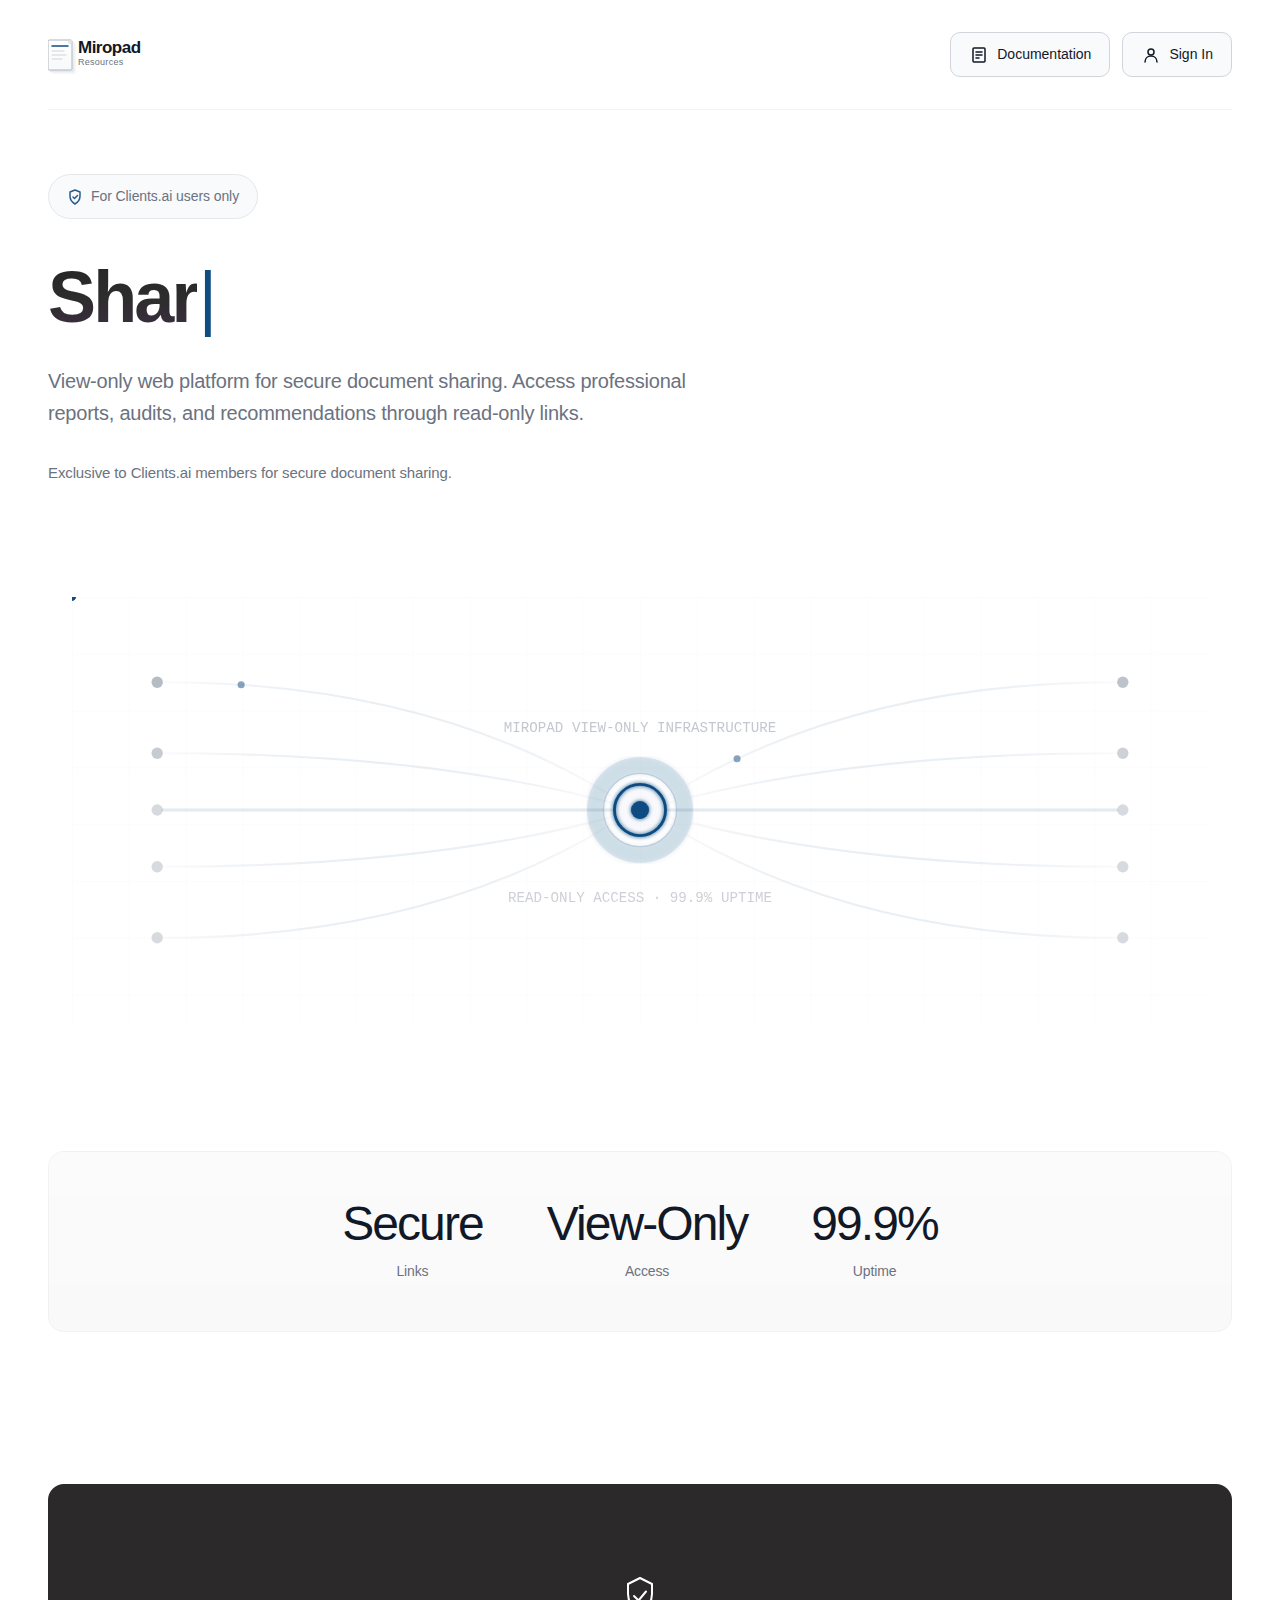
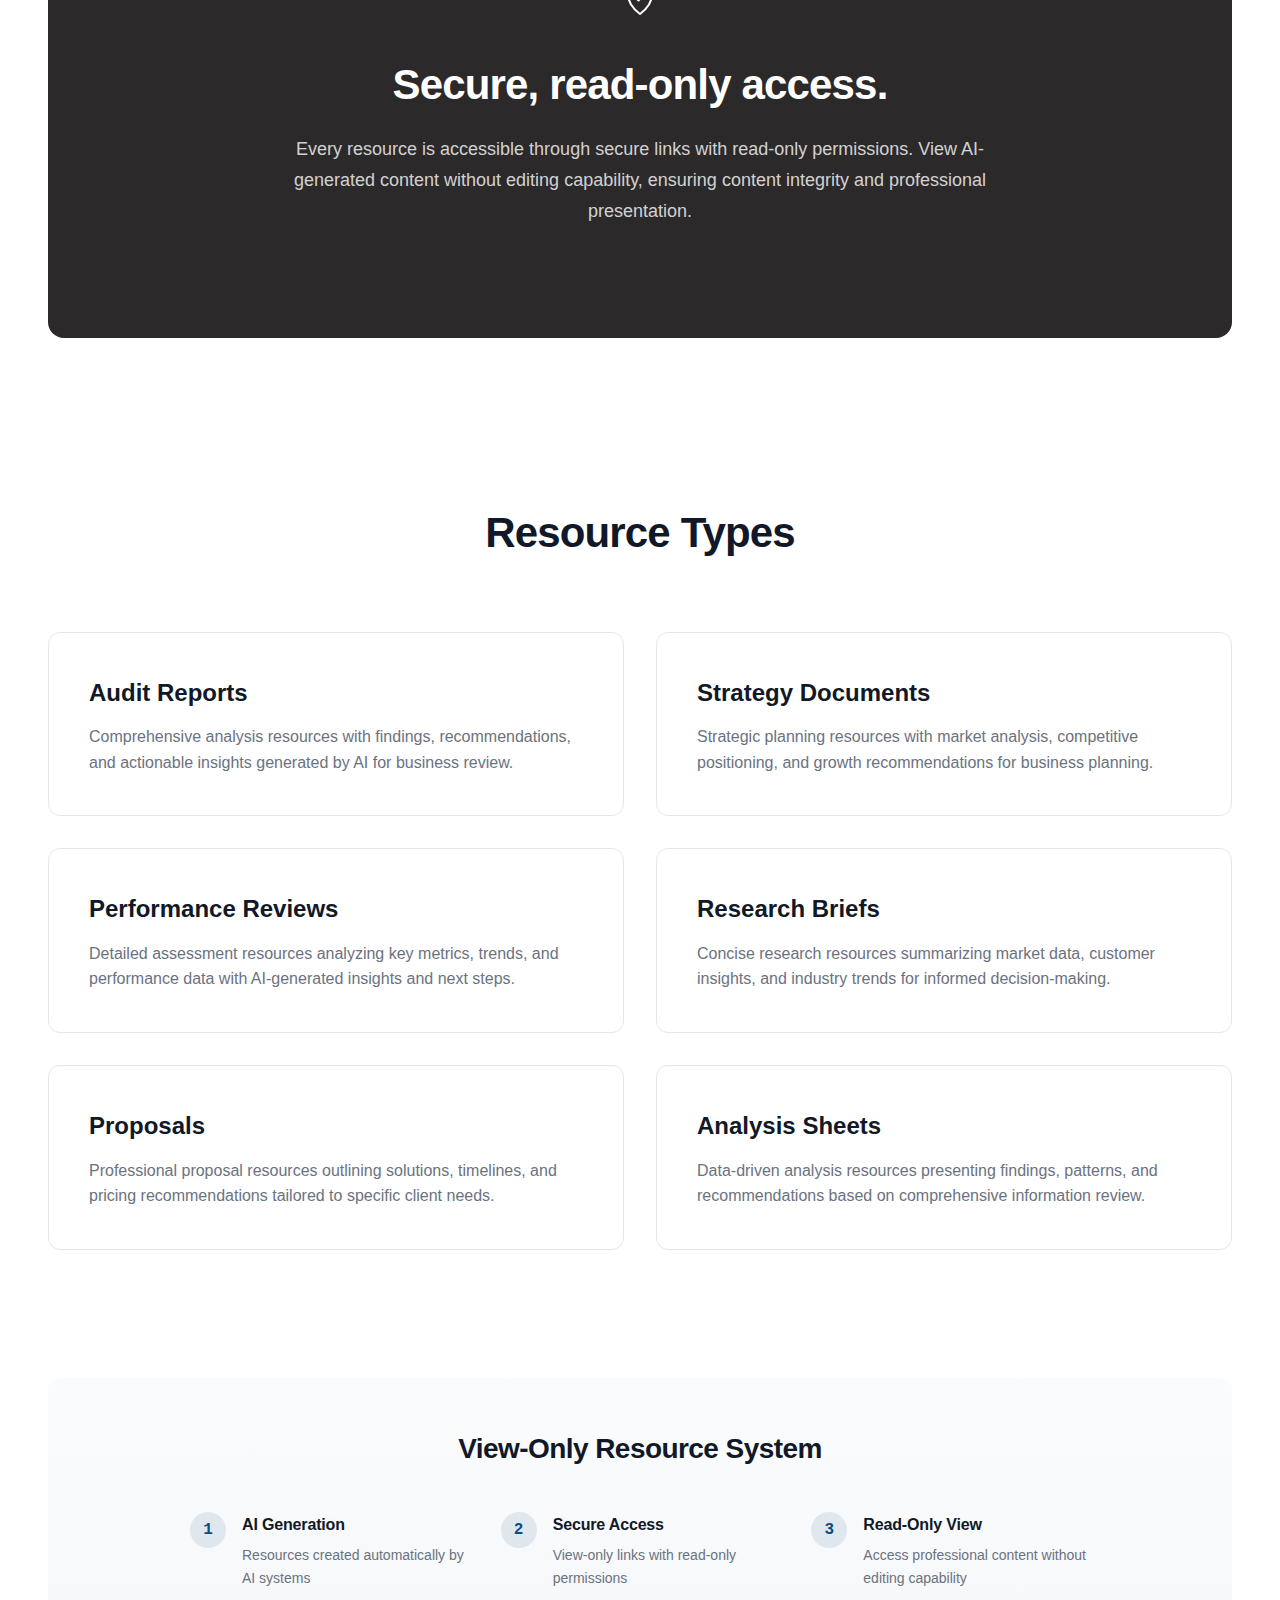
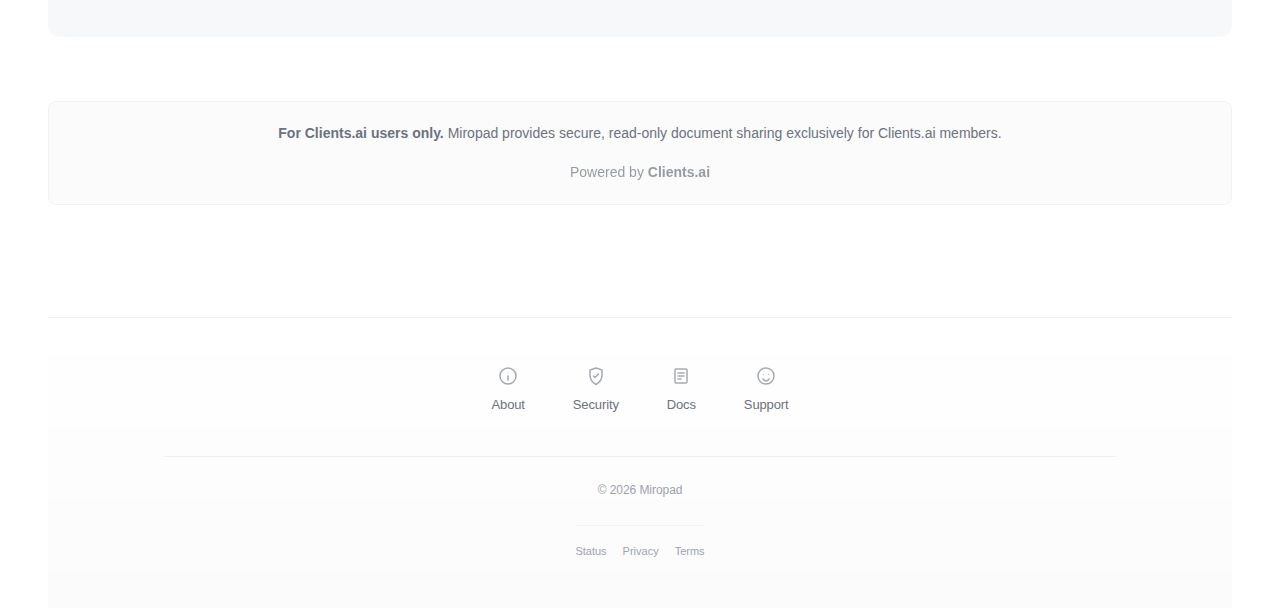
<file: index.html>
<!DOCTYPE html>
<html lang="en">
<head>
    <meta charset="UTF-8">
    <meta name="viewport" content="width=device-width, initial-scale=1.0">
    <title>Miropad.com</title>
    <meta name="description" content="View-only document sharing platform. Access professional reports, audits, and strategic recommendations through secure, read-only links.">

    <!-- OpenGraph / Social Media Preview Tags -->
    <meta property="og:title" content="Miropad – Read-Only Document Sharing">
    <meta property="og:description" content="View-only document sharing. Access professional reports, audits, and strategic recommendations through secure, read-only links.">
    <meta property="og:type" content="website">
    <meta property="og:url" content="https://www.miropad.com">
    <meta property="og:site_name" content="Miropad">
    <meta property="og:image" content="https://www.miropad.com/miropad-icon.svg">

    <!-- Twitter Card -->
    <meta name="twitter:card" content="summary_large_image">
    <meta name="twitter:title" content="Miropad – Read-Only Document Sharing">
    <meta property="twitter:description" content="View-only document sharing. Professional reports and strategic recommendations through secure links.">
    <meta name="twitter:image" content="https://www.miropad.com/miropad-icon.svg">

    <!-- Security & Trust Meta -->
    <meta name="security" content="Read-only access, secure viewing, GDPR compliant">
    <meta name="keywords" content="view-only documents, read-only resources, document sharing, secure viewing, content access">

    <link rel="stylesheet" href="styles.css">
    <link rel="icon" type="image/svg+xml" href="favicon.svg">
    <link rel="apple-touch-icon" href="miropad-icon.svg">
    <meta name="theme-color" content="#0F4C81">
</head>
<body>
    <div class="container">
        <header>
            <div class="header-content">
                <div class="logo">
                    <a href="/" class="logo-link">
                        <img src="logo.svg" alt="Miropad" class="logo-image" width="120" height="40">
                    </a>
                </div>
                <div class="header-right">
                    <a href="/docs" class="header-action-btn">
                        <svg width="20" height="20" viewBox="0 0 20 20" fill="none" xmlns="http://www.w3.org/2000/svg">
                            <rect x="4" y="3" width="12" height="14" rx="1" stroke="currentColor" stroke-width="1.5"/>
                            <path d="M7 7H13M7 10H13M7 13H10" stroke="currentColor" stroke-width="1.5" stroke-linecap="round"/>
                        </svg>
                        <span>Documentation</span>
                    </a>
                    <a href="https://app.clients.ai" class="header-action-btn">
                        <svg width="20" height="20" viewBox="0 0 20 20" fill="none" xmlns="http://www.w3.org/2000/svg">
                            <circle cx="10" cy="7" r="3" stroke="currentColor" stroke-width="1.5"/>
                            <path d="M4 17C4 13.5 6.5 11 10 11C13.5 11 16 13.5 16 17" stroke="currentColor" stroke-width="1.5" stroke-linecap="round"/>
                        </svg>
                        <span>Sign In</span>
                    </a>
                </div>
            </div>
        </header>

        <!-- View Pad Modal -->
        <div class="modal" id="uploadModal" role="dialog" aria-labelledby="modalTitle" aria-hidden="true">
            <div class="modal-overlay" id="modalOverlay"></div>
            <div class="modal-content">
                <button class="modal-close" id="modalClose" aria-label="Close">
                    <svg width="24" height="24" viewBox="0 0 24 24" fill="none" xmlns="http://www.w3.org/2000/svg">
                        <path d="M18 6L6 18M6 6L18 18" stroke="currentColor" stroke-width="2" stroke-linecap="round"/>
                    </svg>
                </button>
                <h2 id="modalTitle">Clients.ai Users Only</h2>
                <p class="modal-description">Miropad is exclusive infrastructure for Clients.ai members. Access is restricted to verified Clients.ai accounts.</p>
                <p class="modal-description">Our platform provides secure, read-only document sharing for AI-generated content created by your Clients.ai agents—enabling professional delivery of reports, audits, and strategic recommendations.</p>
                <a href="https://clients.ai" class="modal-cta">Learn More at Clients.ai →</a>
            </div>
        </div>

        <main>
            <div class="security-badge">
                <svg width="16" height="16" viewBox="0 0 16 16" fill="none" xmlns="http://www.w3.org/2000/svg">
                    <path d="M8 1L3 3V7C3 10.5 5.5 13.5 8 15C10.5 13.5 13 10.5 13 7V3L8 1Z" stroke="currentColor" stroke-width="1.5" stroke-linejoin="round"/>
                    <path d="M6 8L7.5 9.5L10.5 6.5" stroke="currentColor" stroke-width="1.5" stroke-linecap="round" stroke-linejoin="round"/>
                </svg>
                <span>For Clients.ai users only</span>
            </div>

            <h1><span id="typewriter" class="typewriter"></span><span class="typewriter-cursor">|</span></h1>
            <p class="description">
                View-only web platform for secure document sharing. Access professional reports, audits, and recommendations through read-only links.
            </p>
            <p class="subdescription">
                Exclusive to Clients.ai members for secure document sharing.
            </p>

            <div class="infrastructure-diagram">
                <svg viewBox="0 0 800 300" xmlns="http://www.w3.org/2000/svg" aria-label="Miropad network infrastructure">
                    <defs>
                        <!-- Gradient for subtle depth -->
                        <linearGradient id="pathGradient" x1="0%" y1="0%" x2="100%" y2="0%">
                            <stop offset="0%" style="stop-color:#e5e7eb;stop-opacity:0.3" />
                            <stop offset="50%" style="stop-color:#0F4C81;stop-opacity:0.15" />
                            <stop offset="100%" style="stop-color:#e5e7eb;stop-opacity:0.3" />
                        </linearGradient>

                        <!-- Subtle glow filter -->
                        <filter id="softGlow">
                            <feGaussianBlur stdDeviation="1.5" result="coloredBlur"/>
                            <feMerge>
                                <feMergeNode in="coloredBlur"/>
                                <feMergeNode in="SourceGraphic"/>
                            </feMerge>
                        </filter>
                    </defs>

                    <!-- Background grid (very subtle) -->
                    <pattern id="gridPattern" width="40" height="40" patternUnits="userSpaceOnUse">
                        <path d="M 40 0 L 0 0 0 40" fill="none" stroke="rgba(0,0,0,0.015)" stroke-width="1"/>
                    </pattern>
                    <rect width="800" height="300" fill="url(#gridPattern)"/>

                    <!-- Source nodes (left side) - 5 connection points with pulsing -->
                    <g>
                        <circle cx="60" cy="60" r="4" fill="#9ca3af" opacity="0.4">
                            <animate attributeName="opacity" values="0.4;0.8;0.4" dur="2s" repeatCount="indefinite"/>
                        </circle>
                        <circle cx="60" cy="110" r="4" fill="#9ca3af" opacity="0.4">
                            <animate attributeName="opacity" values="0.4;0.8;0.4" dur="2s" begin="0.4s" repeatCount="indefinite"/>
                        </circle>
                        <circle cx="60" cy="150" r="4" fill="#9ca3af" opacity="0.4">
                            <animate attributeName="opacity" values="0.4;0.8;0.4" dur="2s" begin="0.8s" repeatCount="indefinite"/>
                        </circle>
                        <circle cx="60" cy="190" r="4" fill="#9ca3af" opacity="0.4">
                            <animate attributeName="opacity" values="0.4;0.8;0.4" dur="2s" begin="1.2s" repeatCount="indefinite"/>
                        </circle>
                        <circle cx="60" cy="240" r="4" fill="#9ca3af" opacity="0.4">
                            <animate attributeName="opacity" values="0.4;0.8;0.4" dur="2s" begin="1.6s" repeatCount="indefinite"/>
                        </circle>
                    </g>

                    <!-- Routing paths from sources to Miropad hub -->
                    <g stroke-linecap="round">
                        <path d="M 64 60 Q 250 60, 380 140" stroke="url(#pathGradient)" stroke-width="1.5" fill="none" opacity="0.6" id="path1"/>
                        <path d="M 64 110 Q 250 110, 380 145" stroke="url(#pathGradient)" stroke-width="1.5" fill="none" opacity="0.6" id="path2"/>
                        <path d="M 64 150 L 380 150" stroke="rgba(15, 76, 129, 0.15)" stroke-width="2" fill="none" opacity="0.8" id="path3"/>
                        <path d="M 64 190 Q 250 190, 380 155" stroke="url(#pathGradient)" stroke-width="1.5" fill="none" opacity="0.6" id="path4"/>
                        <path d="M 64 240 Q 250 240, 380 160" stroke="url(#pathGradient)" stroke-width="1.5" fill="none" opacity="0.6" id="path5"/>
                    </g>

                    <!-- Traveling dots on incoming paths (slower, more tasteful) -->
                    <circle r="2.5" fill="#0F4C81" opacity="0.5">
                        <animateMotion dur="5s" repeatCount="indefinite">
                            <mpath href="#path1"/>
                        </animateMotion>
                    </circle>
                    <circle r="2.5" fill="#0F4C81" opacity="0.5">
                        <animateMotion dur="5s" begin="1s" repeatCount="indefinite">
                            <mpath href="#path2"/>
                        </animateMotion>
                    </circle>
                    <circle r="2.5" fill="#0F4C81" opacity="0.5">
                        <animateMotion dur="5s" begin="2s" repeatCount="indefinite">
                            <mpath href="#path3"/>
                        </animateMotion>
                    </circle>
                    <circle r="2.5" fill="#0F4C81" opacity="0.5">
                        <animateMotion dur="5s" begin="3s" repeatCount="indefinite">
                            <mpath href="#path4"/>
                        </animateMotion>
                    </circle>
                    <circle r="2.5" fill="#0F4C81" opacity="0.5">
                        <animateMotion dur="5s" begin="4s" repeatCount="indefinite">
                            <mpath href="#path5"/>
                        </animateMotion>
                    </circle>

                    <!-- Miropad central hub (routing nexus) with enhanced pulsing -->
                    <g filter="url(#softGlow)">
                        <!-- Outer ring with pulse -->
                        <circle cx="400" cy="150" r="28" fill="none" stroke="rgba(15, 76, 129, 0.1)" stroke-width="12">
                            <animate attributeName="r" values="28;32;28" dur="2s" repeatCount="indefinite"/>
                        </circle>
                        <!-- Inner core with subtle fill pulse -->
                        <circle cx="400" cy="150" r="18" fill="rgba(15, 76, 129, 0.08)" stroke="#0F4C81" stroke-width="2">
                            <animate attributeName="fill-opacity" values="0.08;0.15;0.08" dur="2s" repeatCount="indefinite"/>
                        </circle>
                        <!-- Central routing point with pulse -->
                        <circle cx="400" cy="150" r="6" fill="#0F4C81">
                            <animate attributeName="r" values="6;7;6" dur="1s" repeatCount="indefinite"/>
                        </circle>
                    </g>

                    <!-- Routing paths from Miropad hub to destinations -->
                    <g stroke-linecap="round">
                        <path d="M 420 140 Q 550 60, 736 60" stroke="url(#pathGradient)" stroke-width="1.5" fill="none" opacity="0.6" id="path6"/>
                        <path d="M 420 145 Q 550 110, 736 110" stroke="url(#pathGradient)" stroke-width="1.5" fill="none" opacity="0.6" id="path7"/>
                        <path d="M 420 150 L 736 150" stroke="rgba(15, 76, 129, 0.15)" stroke-width="2" fill="none" opacity="0.8" id="path8"/>
                        <path d="M 420 155 Q 550 190, 736 190" stroke="url(#pathGradient)" stroke-width="1.5" fill="none" opacity="0.6" id="path9"/>
                        <path d="M 420 160 Q 550 240, 736 240" stroke="url(#pathGradient)" stroke-width="1.5" fill="none" opacity="0.6" id="path10"/>
                    </g>

                    <!-- Traveling dots on outgoing paths (slower, more tasteful) -->
                    <circle r="2.5" fill="#0F4C81" opacity="0.5">
                        <animateMotion dur="5s" repeatCount="indefinite">
                            <mpath href="#path6"/>
                        </animateMotion>
                    </circle>
                    <circle r="2.5" fill="#0F4C81" opacity="0.5">
                        <animateMotion dur="5s" begin="1s" repeatCount="indefinite">
                            <mpath href="#path7"/>
                        </animateMotion>
                    </circle>
                    <circle r="2.5" fill="#0F4C81" opacity="0.5">
                        <animateMotion dur="5s" begin="2s" repeatCount="indefinite">
                            <mpath href="#path8"/>
                        </animateMotion>
                    </circle>
                    <circle r="2.5" fill="#0F4C81" opacity="0.5">
                        <animateMotion dur="5s" begin="3s" repeatCount="indefinite">
                            <mpath href="#path9"/>
                        </animateMotion>
                    </circle>
                    <circle r="2.5" fill="#0F4C81" opacity="0.5">
                        <animateMotion dur="5s" begin="4s" repeatCount="indefinite">
                            <mpath href="#path10"/>
                        </animateMotion>
                    </circle>

                    <!-- Destination nodes (right side) - 5 delivery points with pulsing -->
                    <g>
                        <circle cx="740" cy="60" r="4" fill="#9ca3af" opacity="0.4">
                            <animate attributeName="opacity" values="0.4;0.8;0.4" dur="2s" begin="0.2s" repeatCount="indefinite"/>
                        </circle>
                        <circle cx="740" cy="110" r="4" fill="#9ca3af" opacity="0.4">
                            <animate attributeName="opacity" values="0.4;0.8;0.4" dur="2s" begin="0.6s" repeatCount="indefinite"/>
                        </circle>
                        <circle cx="740" cy="150" r="4" fill="#9ca3af" opacity="0.4">
                            <animate attributeName="opacity" values="0.4;0.8;0.4" dur="2s" begin="1s" repeatCount="indefinite"/>
                        </circle>
                        <circle cx="740" cy="190" r="4" fill="#9ca3af" opacity="0.4">
                            <animate attributeName="opacity" values="0.4;0.8;0.4" dur="2s" begin="1.4s" repeatCount="indefinite"/>
                        </circle>
                        <circle cx="740" cy="240" r="4" fill="#9ca3af" opacity="0.4">
                            <animate attributeName="opacity" values="0.4;0.8;0.4" dur="2s" begin="1.8s" repeatCount="indefinite"/>
                        </circle>
                    </g>

                    <!-- Additional pulse animation on center hub -->
                    <circle cx="400" cy="150" r="18" fill="none" stroke="#0F4C81" stroke-width="1" opacity="0.3">
                        <animate attributeName="r" values="18;32;18" dur="3s" repeatCount="indefinite"/>
                        <animate attributeName="opacity" values="0.3;0;0.3" dur="3s" repeatCount="indefinite"/>
                    </circle>

                    <!-- Enhanced labels with clearer service description -->
                    <g font-family="SF Mono, Monaco, Inconsolata, Courier New, monospace" font-size="10" fill="#9ca3af">
                        <text x="400" y="95" text-anchor="middle" opacity="0.6">MIROPAD VIEW-ONLY INFRASTRUCTURE</text>
                        <text x="400" y="215" text-anchor="middle" opacity="0.5">READ-ONLY ACCESS · 99.9% UPTIME</text>
                    </g>
                </svg>
            </div>

            <div class="trust-stats">
                <div class="stat-item">
                    <div class="stat-value">Secure</div>
                    <div class="stat-label">Links</div>
                </div>
                <div class="stat-item">
                    <div class="stat-value">View-Only</div>
                    <div class="stat-label">Access</div>
                </div>
                <div class="stat-item">
                    <div class="stat-value">99.9%</div>
                    <div class="stat-label">Uptime</div>
                </div>
            </div>

            <div class="dark-feature-section">
                <div class="dark-feature-icon">
                    <svg viewBox="0 0 48 48" fill="none" xmlns="http://www.w3.org/2000/svg">
                        <path d="M24 6L12 12V22C12 30 18 37.5 24 42C30 37.5 36 30 36 22V12L24 6Z" stroke="currentColor" stroke-width="2" stroke-linejoin="round"/>
                        <path d="M18 24L22.5 28.5L30 19.5" stroke="currentColor" stroke-width="2" stroke-linecap="round" stroke-linejoin="round"/>
                    </svg>
                </div>
                <h2>Secure, read-only access.</h2>
                <p>Every resource is accessible through secure links with read-only permissions. View AI-generated content without editing capability, ensuring content integrity and professional presentation.</p>
            </div>

            <div class="industries-section">
                <h2>Resource Types</h2>
                <div class="industries-grid">
                    <div class="industry-card" data-industry="audit-reports">
                        <h3>Audit Reports</h3>
                        <p>Comprehensive analysis resources with findings, recommendations, and actionable insights generated by AI for business review.</p>
                    </div>

                    <div class="industry-card" data-industry="strategy-docs">
                        <h3>Strategy Documents</h3>
                        <p>Strategic planning resources with market analysis, competitive positioning, and growth recommendations for business planning.</p>
                    </div>

                    <div class="industry-card" data-industry="performance-reviews">
                        <h3>Performance Reviews</h3>
                        <p>Detailed assessment resources analyzing key metrics, trends, and performance data with AI-generated insights and next steps.</p>
                    </div>

                    <div class="industry-card" data-industry="research-briefs">
                        <h3>Research Briefs</h3>
                        <p>Concise research resources summarizing market data, customer insights, and industry trends for informed decision-making.</p>
                    </div>

                    <div class="industry-card" data-industry="proposal-pads">
                        <h3>Proposals</h3>
                        <p>Professional proposal resources outlining solutions, timelines, and pricing recommendations tailored to specific client needs.</p>
                    </div>

                    <div class="industry-card" data-industry="analysis-sheets">
                        <h3>Analysis Sheets</h3>
                        <p>Data-driven analysis resources presenting findings, patterns, and recommendations based on comprehensive information review.</p>
                    </div>
                </div>
            </div>

            <div class="how-it-works">
                <h2>View-Only Resource System</h2>
                <div class="steps">
                    <div class="step">
                        <div class="step-number">1</div>
                        <div class="step-content">
                            <h3>AI Generation</h3>
                            <p>Resources created automatically by AI systems</p>
                        </div>
                    </div>
                    <div class="step">
                        <div class="step-number">2</div>
                        <div class="step-content">
                            <h3>Secure Access</h3>
                            <p>View-only links with read-only permissions</p>
                        </div>
                    </div>
                    <div class="step">
                        <div class="step-number">3</div>
                        <div class="step-content">
                            <h3>Read-Only View</h3>
                            <p>Access professional content without editing capability</p>
                        </div>
                    </div>
                </div>
            </div>

            <div class="service-notice">
                <p><strong>For Clients.ai users only.</strong> Miropad provides secure, read-only document sharing exclusively for Clients.ai members.</p>
                <p style="margin-top: 16px; opacity: 0.7;">Powered by <a href="https://clients.ai" style="color: inherit; font-weight: 600; text-decoration: none;">Clients.ai</a></p>
            </div>
        </main>

        <footer class="ive-footer">
            <div class="footer-wrapper">
                <nav class="footer-main-nav">
                    <a href="/about" class="footer-nav-item">
                        <svg width="20" height="20" viewBox="0 0 20 20" fill="none" xmlns="http://www.w3.org/2000/svg">
                            <circle cx="10" cy="10" r="8" stroke="currentColor" stroke-width="1.5"/>
                            <path d="M10 10V14" stroke="currentColor" stroke-width="1.5" stroke-linecap="round"/>
                            <circle cx="10" cy="7" r="0.5" fill="currentColor"/>
                        </svg>
                        <span>About</span>
                    </a>
                    <a href="/security" class="footer-nav-item">
                        <svg width="20" height="20" viewBox="0 0 20 20" fill="none" xmlns="http://www.w3.org/2000/svg">
                            <path d="M10 2L4 4V9C4 13 6.5 16.5 10 18.5C13.5 16.5 16 13 16 9V4L10 2Z" stroke="currentColor" stroke-width="1.5" stroke-linejoin="round"/>
                            <path d="M7.5 10L9 11.5L12.5 8" stroke="currentColor" stroke-width="1.5" stroke-linecap="round" stroke-linejoin="round"/>
                        </svg>
                        <span>Security</span>
                    </a>
                    <a href="/docs" class="footer-nav-item">
                        <svg width="20" height="20" viewBox="0 0 20 20" fill="none" xmlns="http://www.w3.org/2000/svg">
                            <rect x="4" y="3" width="12" height="14" rx="1" stroke="currentColor" stroke-width="1.5"/>
                            <path d="M7 7H13M7 10H13M7 13H10" stroke="currentColor" stroke-width="1.5" stroke-linecap="round"/>
                        </svg>
                        <span>Docs</span>
                    </a>
                    <a href="/support" class="footer-nav-item">
                        <svg width="20" height="20" viewBox="0 0 20 20" fill="none" xmlns="http://www.w3.org/2000/svg">
                            <circle cx="10" cy="10" r="8" stroke="currentColor" stroke-width="1.5"/>
                            <path d="M7 13C7 13 8.5 15 10 15C11.5 15 13 13 13 13" stroke="currentColor" stroke-width="1.5" stroke-linecap="round"/>
                            <circle cx="7.5" cy="8.5" r="0.5" fill="currentColor"/>
                            <circle cx="12.5" cy="8.5" r="0.5" fill="currentColor"/>
                        </svg>
                        <span>Support</span>
                    </a>
                </nav>
                <div class="footer-meta">
                    <p class="footer-copyright">© <span id="current-year">2025</span> Miropad</p>
                    <nav class="footer-legal-nav">
                        <a href="/status">Status</a>
                        <a href="/privacy">Privacy</a>
                        <a href="/terms">Terms</a>
                    </nav>
                </div>
            </div>
        </footer>
    </div>
    <script>document.getElementById('current-year').textContent = new Date().getFullYear();</script>
    <script>
    // Upload Modal
    (function() {
        const modal = document.getElementById('uploadModal');
        const uploadBtn = document.getElementById('uploadBtn');
        const modalClose = document.getElementById('modalClose');
        const modalOverlay = document.getElementById('modalOverlay');

        // Exit if required elements don't exist
        if (!modal || !modalClose || !modalOverlay) return;

        function openModal() {
            modal.classList.add('active');
            document.body.style.overflow = 'hidden';
            modal.setAttribute('aria-hidden', 'false');
        }

        function closeModal() {
            modal.classList.remove('active');
            document.body.style.overflow = '';
            modal.setAttribute('aria-hidden', 'true');
        }

        if (uploadBtn) {
            uploadBtn.addEventListener('click', openModal);
        }
        modalClose.addEventListener('click', closeModal);
        modalOverlay.addEventListener('click', closeModal);

        document.addEventListener('keydown', function(e) {
            if (e.key === 'Escape' && modal.classList.contains('active')) {
                closeModal();
            }
        });
    })();

    // Typewriter Effect v2
    (function() {
        const typewriterEl = document.getElementById('typewriter');
        if (!typewriterEl) return;

        const phrases = [
            'Share docs safely',
            'Share docs securely',
            'Share docs worry-free',
            'Share docs without risk',
            'Share docs confidently',
            'Share docs read-only',
            'Share docs view-only',
            'Share docs no edits',
            'Share docs protected',
            'Share docs locked'
        ];

        let phraseIndex = 0;
        let charIndex = 0;
        let isDeleting = false;
        let isPaused = false;

        function type() {
            const currentPhrase = phrases[phraseIndex];

            if (isPaused) {
                setTimeout(type, 2000);
                isPaused = false;
                return;
            }

            if (isDeleting) {
                typewriterEl.textContent = currentPhrase.substring(0, charIndex - 1);
                charIndex--;

                if (charIndex === 0) {
                    isDeleting = false;
                    phraseIndex = (phraseIndex + 1) % phrases.length;
                    setTimeout(type, 500);
                    return;
                }
            } else {
                typewriterEl.textContent = currentPhrase.substring(0, charIndex + 1);
                charIndex++;

                if (charIndex === currentPhrase.length) {
                    isDeleting = true;
                    isPaused = true;
                    setTimeout(type, 2000);
                    return;
                }
            }

            const typingSpeed = isDeleting ? 50 : 100;
            setTimeout(type, typingSpeed);
        }

        // Start typing after a brief delay
        setTimeout(type, 500);
    })();

    </script>
    <script type="application/ld+json">
    {
      "@context": "https://schema.org",
      "@type": "SoftwareApplication",
      "name": "Miropad",
      "applicationCategory": "BusinessApplication",
      "description": "View-only web platform for secure document sharing. Access professional reports, audits, and recommendations through read-only links.",
      "offers": {
        "@type": "Offer",
        "price": "0",
        "priceCurrency": "USD"
      },
      "featureList": [
        "View-only access",
        "Read-only documents",
        "Secure document sharing",
        "Professional reports",
        "Audit and analysis resources"
      ],
      "securityDescription": "Secure read-only access with GDPR compliance"
    }
    </script>
</body>
</html>
</file>
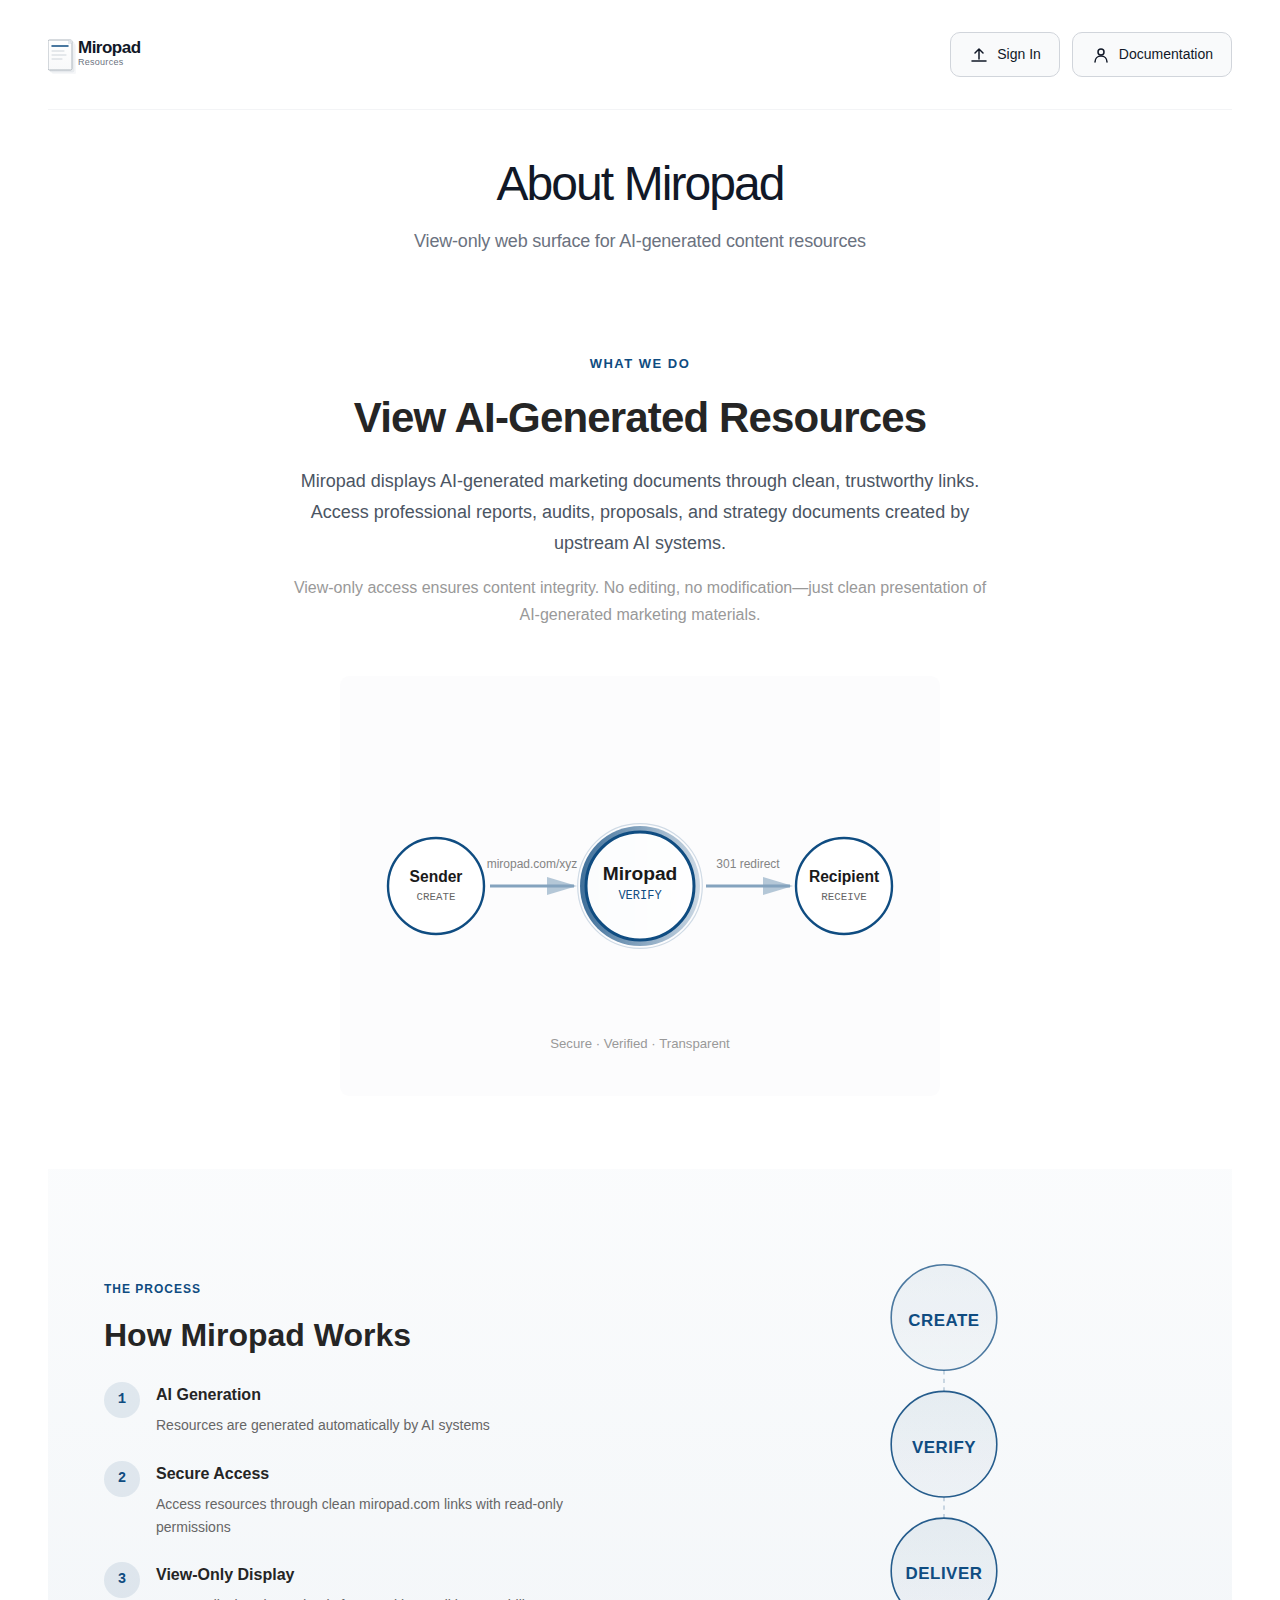
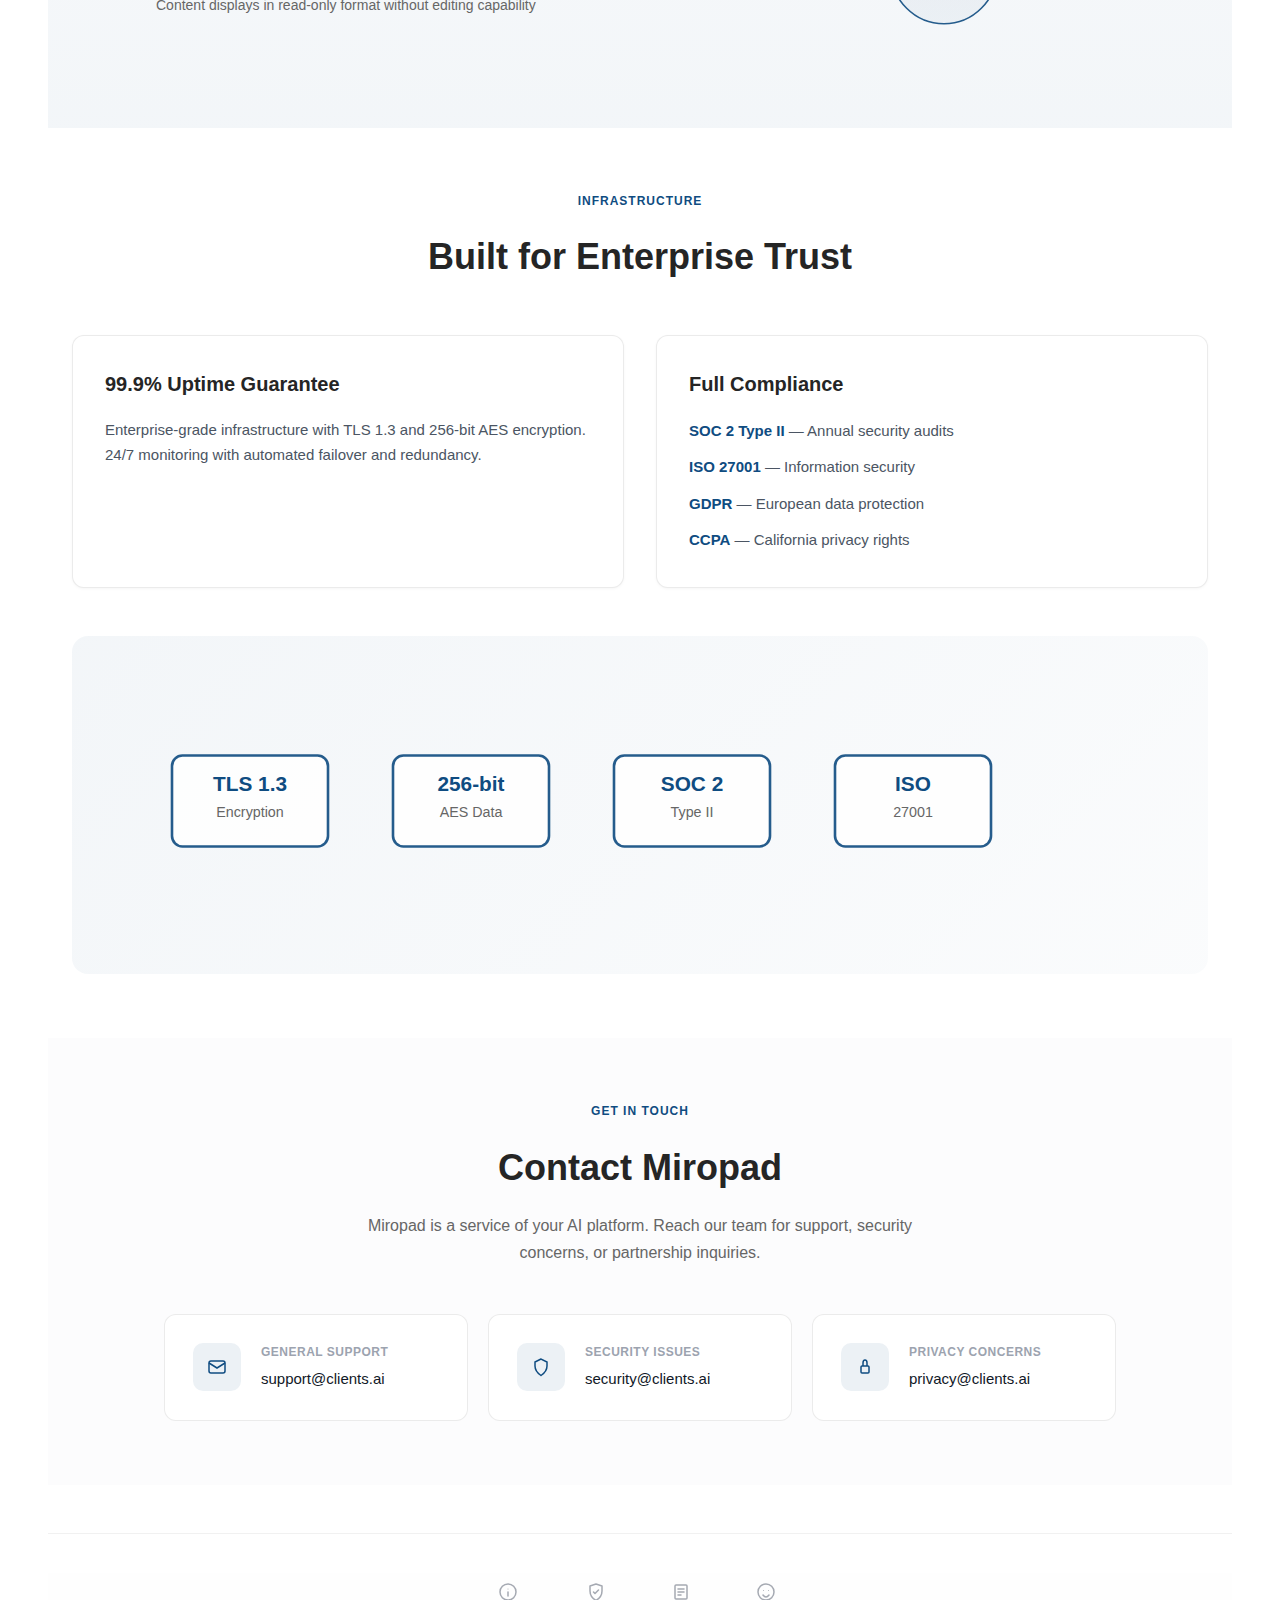
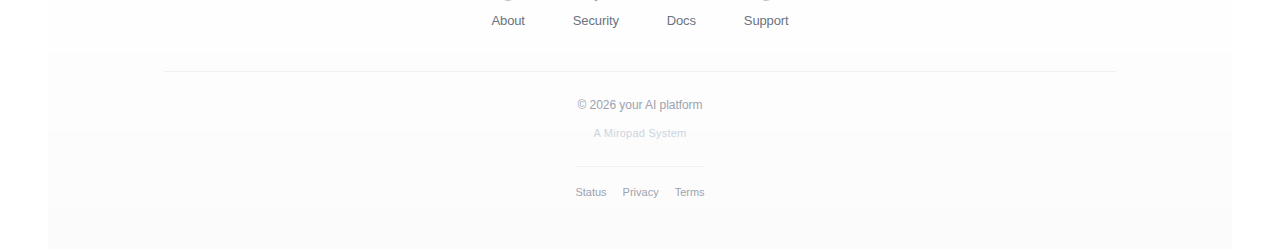
<file: about.html>
<!DOCTYPE html>
<html lang="en">
<head>
    <meta charset="UTF-8">
    <meta name="viewport" content="width=device-width, initial-scale=1.0">
    <title>About – Miropad</title>
    <link rel="stylesheet" href="styles.css">
    <link rel="icon" type="image/svg+xml" href="favicon.svg">
    <link rel="apple-touch-icon" href="miropad-icon.svg">
</head>
<body>
    <div class="container">
        <header>
            <div class="header-content">
                <div class="logo">
                    <a href="/" class="logo-link">
                        <img src="logo.svg" alt="Miropad" class="logo-image" width="120" height="40">
                    </a>
                </div>
                <div class="header-right">
                    <a href="https://app.clients.ai" class="header-action-btn">
                        <svg width="20" height="20" viewBox="0 0 20 20" fill="none" xmlns="http://www.w3.org/2000/svg">
                            <path d="M10 14V4M10 4L6 8M10 4L14 8" stroke="currentColor" stroke-width="1.5" stroke-linecap="round" stroke-linejoin="round"/>
                            <path d="M3 16H17" stroke="currentColor" stroke-width="1.5" stroke-linecap="round"/>
                        </svg>
                        <span>Sign In</span>
                    </a>
                    <a href="/docs" class="header-action-btn">
                        <svg width="20" height="20" viewBox="0 0 20 20" fill="none" xmlns="http://www.w3.org/2000/svg">
                            <circle cx="10" cy="7" r="3" stroke="currentColor" stroke-width="1.5"/>
                            <path d="M4 17C4 13.5 6.5 11 10 11C13.5 11 16 13.5 16 17" stroke="currentColor" stroke-width="1.5" stroke-linecap="round"/>
                        </svg>
                        <span>Documentation</span>
                    </a>
                </div>
            </div>
        </header>

        <!-- View Resource Modal -->
        <div class="modal" id="uploadModal" role="dialog" aria-labelledby="modalTitle" aria-hidden="true">
            <div class="modal-overlay" id="modalOverlay"></div>
            <div class="modal-content">
                <button class="modal-close" id="modalClose" aria-label="Close">
                    <svg width="24" height="24" viewBox="0 0 24 24" fill="none" xmlns="http://www.w3.org/2000/svg">
                        <path d="M18 6L6 18M6 6L18 18" stroke="currentColor" stroke-width="2" stroke-linecap="round"/>
                    </svg>
                </a>
                <h2 id="modalTitle">Powered by Clients.ai</h2>
                <p class="modal-description">Miropad is the secure delivery layer for AI-generated content resources created by Clients.ai agents.</p>
                <p class="modal-description">Our AI agents create personalized resources—reports, audits, guides, and strategic recommendations—and share them through verified links, driving meaningful engagement for your business.</p>
                <a href="https://clients.ai" class="modal-cta">Start Free Trial at Clients.ai →</a>
            </div>
        </div>

        <div class="page-hero">
            <h1>About Miropad</h1>
            <p class="hero-subtitle">View-only web surface for AI-generated content resources</p>
        </div>

        <!-- Section 1: What We Do (Single Column) -->
        <div style="max-width: 1200px; margin: 64px auto; padding: 0 24px;">
            <!-- Header Section -->
            <div style="text-align: center; margin-bottom: 48px;">
                <div style="font-family: -apple-system, sans-serif; font-size: 13px; font-weight: 600; color: #0F4C81; text-transform: uppercase; letter-spacing: 1.5px; margin-bottom: 20px;">What We Do</div>
                <h2 style="font-family: -apple-system, sans-serif; font-size: 42px; font-weight: 700; color: #252525; margin-bottom: 24px; line-height: 1.15; letter-spacing: -0.02em;">View AI-Generated Resources</h2>
                <p style="font-family: -apple-system, sans-serif; font-size: 18px; color: #4b5563; line-height: 1.7; max-width: 700px; margin: 0 auto;">
                    Miropad displays AI-generated marketing documents through clean, trustworthy links. Access professional reports, audits, proposals, and strategy documents created by upstream AI systems.
                </p>
                <p style="font-family: -apple-system, sans-serif; font-size: 16px; color: #999; line-height: 1.7; max-width: 700px; margin: 16px auto 0;">
                    View-only access ensures content integrity. No editing, no modification—just clean presentation of AI-generated marketing materials.
                </p>
            </div>

            <!-- SVG Diagram -->
            <div style="margin: 0 auto; max-width: 600px;">
                <svg viewBox="0 0 500 350" xmlns="http://www.w3.org/2000/svg">
                        <defs>
                            <linearGradient id="flowGradient" x1="0%" y1="0%" x2="100%" y2="0%">
                                <stop offset="0%" style="stop-color:#0F4C81;stop-opacity:0.8" />
                                <stop offset="100%" style="stop-color:#0F4C81;stop-opacity:0.2" />
                            </linearGradient>
                            <marker id="arrowhead" markerWidth="10" markerHeight="10" refX="9" refY="3" orient="auto">
                                <polygon points="0 0, 10 3, 0 6" fill="#0F4C81" opacity="0.6"/>
                            </marker>
                        </defs>

                        <!-- Background -->
                        <rect width="500" height="350" fill="rgba(249, 250, 251, 0.5)" rx="8"/>

                        <!-- Sender Node -->
                        <g>
                            <circle cx="80" cy="175" r="40" fill="rgba(255,255,255,0.95)" stroke="#0F4C81" stroke-width="2"/>
                            <text x="80" y="172" text-anchor="middle" font-family="-apple-system, sans-serif" font-size="13" font-weight="600" fill="#1a1a1a">Sender</text>
                            <text x="80" y="187" text-anchor="middle" font-family="SF Mono, monospace" font-size="9" fill="#666">CREATE</text>
                        </g>

                        <!-- Miropad Node (Center) -->
                        <g>
                            <circle cx="250" cy="175" r="50" fill="url(#flowGradient)"/>
                            <circle cx="250" cy="175" r="45" fill="rgba(255,255,255,0.98)" stroke="#0F4C81" stroke-width="2.5"/>
                            <text x="250" y="170" text-anchor="middle" font-family="-apple-system, sans-serif" font-size="16" font-weight="700" fill="#1a1a1a">Miropad</text>
                            <text x="250" y="186" text-anchor="middle" font-family="SF Mono, monospace" font-size="10" fill="#0F4C81">VERIFY</text>
                            <!-- Pulse animation -->
                            <circle cx="250" cy="175" r="45" fill="none" stroke="#0F4C81" stroke-width="1" opacity="0.4">
                                <animate attributeName="r" values="45;58;45" dur="3s" repeatCount="indefinite"/>
                                <animate attributeName="opacity" values="0.4;0;0.4" dur="3s" repeatCount="indefinite"/>
                            </circle>
                        </g>

                        <!-- Recipient Node -->
                        <g>
                            <circle cx="420" cy="175" r="40" fill="rgba(255,255,255,0.95)" stroke="#0F4C81" stroke-width="2"/>
                            <text x="420" y="172" text-anchor="middle" font-family="-apple-system, sans-serif" font-size="13" font-weight="600" fill="#1a1a1a">Recipient</text>
                            <text x="420" y="187" text-anchor="middle" font-family="SF Mono, monospace" font-size="9" fill="#666">RECEIVE</text>
                        </g>

                        <!-- Flow arrows -->
                        <path d="M 125 175 L 195 175" stroke="#0F4C81" stroke-width="2.5" fill="none" marker-end="url(#arrowhead)" opacity="0.5"/>
                        <path d="M 305 175 L 375 175" stroke="#0F4C81" stroke-width="2.5" fill="none" marker-end="url(#arrowhead)" opacity="0.5"/>

                        <!-- Flow labels -->
                        <text x="160" y="160" text-anchor="middle" font-family="-apple-system, sans-serif" font-size="10" fill="#666" opacity="0.8">miropad.com/xyz</text>
                        <text x="340" y="160" text-anchor="middle" font-family="-apple-system, sans-serif" font-size="10" fill="#666" opacity="0.8">301 redirect</text>

                        <!-- Bottom labels -->
                        <text x="250" y="310" text-anchor="middle" font-family="-apple-system, sans-serif" font-size="11" fill="#999">Secure · Verified · Transparent</text>
                    </svg>
            </div>
        </div>

        <!-- Section 2: How It Works (Reversed Layout) -->
        <div style="background: linear-gradient(180deg, rgba(15, 76, 129, 0.02) 0%, rgba(15, 76, 129, 0.05) 100%); padding: 64px 0;">
            <div style="max-width: 1200px; margin: 0 auto; padding: 0 24px;">
                <div style="display: grid; grid-template-columns: 1fr 1fr; gap: 80px; align-items: center;">
                    <!-- Left: Content -->
                    <div style="padding: 32px;">
                        <div style="font-family: -apple-system, sans-serif; font-size: 12px; font-weight: 600; color: #0F4C81; text-transform: uppercase; letter-spacing: 1px; margin-bottom: 16px;">The Process</div>
                        <h2 style="font-family: -apple-system, sans-serif; font-size: 32px; font-weight: 700; color: #252525; margin-bottom: 28px; line-height: 1.2;">How Miropad Works</h2>

                        <div style="display: flex; flex-direction: column; gap: 24px;">
                            <div style="display: flex; gap: 16px;">
                                <div style="flex-shrink: 0; width: 36px; height: 36px; border-radius: 50%; background: rgba(15, 76, 129, 0.1); display: flex; align-items: center; justify-content: center; font-family: SF Mono, monospace; font-size: 14px; font-weight: 700; color: #0F4C81;">1</div>
                                <div>
                                    <h3 style="font-family: -apple-system, sans-serif; font-size: 16px; font-weight: 600; color: #252525; margin-bottom: 6px;">AI Generation</h3>
                                    <p style="font-family: -apple-system, sans-serif; font-size: 14px; color: #666; line-height: 1.6;">Resources are generated automatically by AI systems</p>
                                </div>
                            </div>

                            <div style="display: flex; gap: 16px;">
                                <div style="flex-shrink: 0; width: 36px; height: 36px; border-radius: 50%; background: rgba(15, 76, 129, 0.1); display: flex; align-items: center; justify-content: center; font-family: SF Mono, monospace; font-size: 14px; font-weight: 700; color: #0F4C81;">2</div>
                                <div>
                                    <h3 style="font-family: -apple-system, sans-serif; font-size: 16px; font-weight: 600; color: #252525; margin-bottom: 6px;">Secure Access</h3>
                                    <p style="font-family: -apple-system, sans-serif; font-size: 14px; color: #666; line-height: 1.6;">Access resources through clean miropad.com links with read-only permissions</p>
                                </div>
                            </div>

                            <div style="display: flex; gap: 16px;">
                                <div style="flex-shrink: 0; width: 36px; height: 36px; border-radius: 50%; background: rgba(15, 76, 129, 0.1); display: flex; align-items: center; justify-content: center; font-family: SF Mono, monospace; font-size: 14px; font-weight: 700; color: #0F4C81;">3</div>
                                <div>
                                    <h3 style="font-family: -apple-system, sans-serif; font-size: 16px; font-weight: 600; color: #252525; margin-bottom: 6px;">View-Only Display</h3>
                                    <p style="font-family: -apple-system, sans-serif; font-size: 14px; color: #666; line-height: 1.6;">Content displays in read-only format without editing capability</p>
                                </div>
                            </div>
                        </div>
                    </div>

                    <!-- Right: SVG -->
                    <div class="process-svg-container">
                        <svg viewBox="0 0 500 400" xmlns="http://www.w3.org/2000/svg">
                            <defs>
                                <linearGradient id="stepGradient" x1="0%" y1="0%" x2="0%" y2="100%">
                                    <stop offset="0%" style="stop-color:#0F4C81;stop-opacity:0.08" />
                                    <stop offset="100%" style="stop-color:#0F4C81;stop-opacity:0.04" />
                                </linearGradient>
                            </defs>

                            <!-- Step flow visualization -->
                            <g>
                                <!-- Step 1 -->
                                <circle cx="250" cy="80" r="50" fill="url(#stepGradient)" stroke="#0F4C81" stroke-width="1.5" opacity="0.9">
                                    <animate attributeName="opacity" values="0.9;0.5;0.9" dur="4s" repeatCount="indefinite"/>
                                </circle>
                                <text x="250" y="88" text-anchor="middle" font-family="-apple-system, sans-serif" font-size="16" font-weight="600" fill="#0F4C81" letter-spacing="0.5">CREATE</text>

                                <!-- Step 2 -->
                                <circle cx="250" cy="200" r="50" fill="url(#stepGradient)" stroke="#0F4C81" stroke-width="1.5" opacity="0.9">
                                    <animate attributeName="opacity" values="0.9;0.5;0.9" dur="4s" begin="1.3s" repeatCount="indefinite"/>
                                </circle>
                                <text x="250" y="208" text-anchor="middle" font-family="-apple-system, sans-serif" font-size="16" font-weight="600" fill="#0F4C81" letter-spacing="0.5">VERIFY</text>

                                <!-- Step 3 -->
                                <circle cx="250" cy="320" r="50" fill="url(#stepGradient)" stroke="#0F4C81" stroke-width="1.5" opacity="0.9">
                                    <animate attributeName="opacity" values="0.9;0.5;0.9" dur="4s" begin="2.6s" repeatCount="indefinite"/>
                                </circle>
                                <text x="250" y="328" text-anchor="middle" font-family="-apple-system, sans-serif" font-size="16" font-weight="600" fill="#0F4C81" letter-spacing="0.5">DELIVER</text>

                                <!-- Connecting arrows -->
                                <path d="M 250 130 L 250 150" stroke="#0F4C81" stroke-width="1.5" fill="none" opacity="0.25" stroke-dasharray="4,4"/>
                                <path d="M 250 250 L 250 270" stroke="#0F4C81" stroke-width="1.5" fill="none" opacity="0.25" stroke-dasharray="4,4"/>
                            </g>
                        </svg>
                    </div>
                </div>
            </div>
        </div>

        <!-- Section 3: Infrastructure & Trust -->
        <div style="max-width: 1200px; margin: 64px auto; padding: 0 24px;">
            <div style="text-align: center; margin-bottom: 48px;">
                <div style="font-family: -apple-system, sans-serif; font-size: 12px; font-weight: 600; color: #0F4C81; text-transform: uppercase; letter-spacing: 1px; margin-bottom: 16px;">Infrastructure</div>
                <h2 style="font-family: -apple-system, sans-serif; font-size: 36px; font-weight: 700; color: #252525; margin-bottom: 16px;">Built for Enterprise Trust</h2>
            </div>

            <div style="display: grid; grid-template-columns: 1fr 1fr; gap: 32px; margin-bottom: 48px;">
                <!-- Card 1 -->
                <div style="padding: 32px; background: white; border: 1px solid rgba(0, 0, 0, 0.08); border-radius: 12px; box-shadow: 0 1px 3px rgba(0, 0, 0, 0.04);">
                    <h3 style="font-family: -apple-system, sans-serif; font-size: 20px; font-weight: 600; color: #252525; margin-bottom: 16px;">99.9% Uptime Guarantee</h3>
                    <p style="font-family: -apple-system, sans-serif; font-size: 15px; color: #4b5563; line-height: 1.7;">
                        Enterprise-grade infrastructure with TLS 1.3 and 256-bit AES encryption. 24/7 monitoring with automated failover and redundancy.
                    </p>
                </div>

                <!-- Card 2 -->
                <div style="padding: 32px; background: white; border: 1px solid rgba(0, 0, 0, 0.08); border-radius: 12px; box-shadow: 0 1px 3px rgba(0, 0, 0, 0.04);">
                    <h3 style="font-family: -apple-system, sans-serif; font-size: 20px; font-weight: 600; color: #252525; margin-bottom: 16px;">Full Compliance</h3>
                    <div style="font-family: -apple-system, sans-serif; font-size: 15px; color: #4b5563; line-height: 1.9;">
                        <div style="margin-bottom: 8px;"><strong style="color: #0F4C81;">SOC 2 Type II</strong> — Annual security audits</div>
                        <div style="margin-bottom: 8px;"><strong style="color: #0F4C81;">ISO 27001</strong> — Information security</div>
                        <div style="margin-bottom: 8px;"><strong style="color: #0F4C81;">GDPR</strong> — European data protection</div>
                        <div><strong style="color: #0F4C81;">CCPA</strong> — California privacy rights</div>
                    </div>
                </div>
            </div>

            <!-- Trust SVG -->
            <div style="padding: 48px; background: linear-gradient(135deg, rgba(15, 76, 129, 0.05) 0%, rgba(15, 76, 129, 0.02) 100%); border-radius: 16px;">
                <svg viewBox="0 0 800 180" xmlns="http://www.w3.org/2000/svg">
                    <defs>
                        <linearGradient id="trustGradient" x1="0%" y1="0%" x2="100%" y2="0%">
                            <stop offset="0%" style="stop-color:#0F4C81;stop-opacity:0.2" />
                            <stop offset="50%" style="stop-color:#0F4C81;stop-opacity:0.4" />
                            <stop offset="100%" style="stop-color:#0F4C81;stop-opacity:0.2" />
                        </linearGradient>
                    </defs>

                    <!-- Trust badges -->
                    <g font-family="-apple-system, sans-serif" text-anchor="middle">
                        <!-- TLS 1.3 -->
                        <g transform="translate(100, 90)">
                            <rect x="-60" y="-35" width="120" height="70" rx="8" fill="white" stroke="#0F4C81" stroke-width="2" opacity="0.9"/>
                            <text y="-8" font-size="16" font-weight="700" fill="#0F4C81">TLS 1.3</text>
                            <text y="12" font-size="11" fill="#666">Encryption</text>
                        </g>

                        <!-- 256-bit AES -->
                        <g transform="translate(270, 90)">
                            <rect x="-60" y="-35" width="120" height="70" rx="8" fill="white" stroke="#0F4C81" stroke-width="2" opacity="0.9"/>
                            <text y="-8" font-size="16" font-weight="700" fill="#0F4C81">256-bit</text>
                            <text y="12" font-size="11" fill="#666">AES Data</text>
                        </g>

                        <!-- SOC 2 -->
                        <g transform="translate(440, 90)">
                            <rect x="-60" y="-35" width="120" height="70" rx="8" fill="white" stroke="#0F4C81" stroke-width="2" opacity="0.9"/>
                            <text y="-8" font-size="16" font-weight="700" fill="#0F4C81">SOC 2</text>
                            <text y="12" font-size="11" fill="#666">Type II</text>
                        </g>

                        <!-- ISO 27001 -->
                        <g transform="translate(610, 90)">
                            <rect x="-60" y="-35" width="120" height="70" rx="8" fill="white" stroke="#0F4C81" stroke-width="2" opacity="0.9"/>
                            <text y="-8" font-size="16" font-weight="700" fill="#0F4C81">ISO</text>
                            <text y="12" font-size="11" fill="#666">27001</text>
                        </g>
                    </g>
                </svg>
            </div>
        </div>

        <!-- Section 4: Contact -->
        <div style="background: rgba(249, 250, 251, 0.5); padding: 64px 0;">
            <div style="max-width: 1000px; margin: 0 auto; padding: 0 24px;">
                <div style="text-align: center; margin-bottom: 48px;">
                    <div style="font-family: -apple-system, sans-serif; font-size: 12px; font-weight: 600; color: #0F4C81; text-transform: uppercase; letter-spacing: 1px; margin-bottom: 16px;">Get in Touch</div>
                    <h2 style="font-family: -apple-system, sans-serif; font-size: 36px; font-weight: 700; color: #252525; margin-bottom: 16px;">Contact Miropad</h2>
                    <p style="font-family: -apple-system, sans-serif; font-size: 16px; color: #666; max-width: 600px; margin: 0 auto;">Miropad is a service of your AI platform. Reach our team for support, security concerns, or partnership inquiries.</p>
                </div>

                <div class="contact-grid">
                    <a href="mailto:support@clients.ai" class="contact-card">
                        <div class="contact-icon">
                            <svg width="20" height="20" viewBox="0 0 20 20" fill="none" xmlns="http://www.w3.org/2000/svg">
                                <rect x="2" y="4" width="16" height="12" rx="2" stroke="currentColor" stroke-width="1.5"/>
                                <path d="M2 6L10 11L18 6" stroke="currentColor" stroke-width="1.5"/>
                            </svg>
                        </div>
                        <div class="contact-info">
                            <div class="contact-label">General Support</div>
                            <div class="contact-value">support@clients.ai</div>
                        </div>
                    </a>

                    <a href="mailto:security@clients.ai" class="contact-card">
                        <div class="contact-icon">
                            <svg width="20" height="20" viewBox="0 0 20 20" fill="none" xmlns="http://www.w3.org/2000/svg">
                                <path d="M10 2L4 5V9C4 13 7 16.5 10 18.5C13 16.5 16 13 16 9V5L10 2Z" stroke="currentColor" stroke-width="1.5"/>
                            </svg>
                        </div>
                        <div class="contact-info">
                            <div class="contact-label">Security Issues</div>
                            <div class="contact-value">security@clients.ai</div>
                        </div>
                    </a>

                    <a href="mailto:privacy@clients.ai" class="contact-card">
                        <div class="contact-icon">
                            <svg width="20" height="20" viewBox="0 0 20 20" fill="none" xmlns="http://www.w3.org/2000/svg">
                                <rect x="6" y="9" width="8" height="7" rx="1" stroke="currentColor" stroke-width="1.5"/>
                                <path d="M8 9V6C8 4.34315 8.89543 3 10 3C11.1046 3 12 4.34315 12 6V9" stroke="currentColor" stroke-width="1.5"/>
                            </svg>
                        </div>
                        <div class="contact-info">
                            <div class="contact-label">Privacy Concerns</div>
                            <div class="contact-value">privacy@clients.ai</div>
                        </div>
                    </a>
                </div>
            </div>
        </div>

        <footer class="ive-footer">
            <div class="footer-wrapper">
                <nav class="footer-main-nav">
                    <a href="/about" class="footer-nav-item">
                        <svg width="20" height="20" viewBox="0 0 20 20" fill="none" xmlns="http://www.w3.org/2000/svg">
                            <circle cx="10" cy="10" r="8" stroke="currentColor" stroke-width="1.5"/>
                            <path d="M10 10V14" stroke="currentColor" stroke-width="1.5" stroke-linecap="round"/>
                            <circle cx="10" cy="7" r="0.5" fill="currentColor"/>
                        </svg>
                        <span>About</span>
                    </a>
                    <a href="/security" class="footer-nav-item">
                        <svg width="20" height="20" viewBox="0 0 20 20" fill="none" xmlns="http://www.w3.org/2000/svg">
                            <path d="M10 2L4 4V9C4 13 6.5 16.5 10 18.5C13.5 16.5 16 13 16 9V4L10 2Z" stroke="currentColor" stroke-width="1.5" stroke-linejoin="round"/>
                            <path d="M7.5 10L9 11.5L12.5 8" stroke="currentColor" stroke-width="1.5" stroke-linecap="round" stroke-linejoin="round"/>
                        </svg>
                        <span>Security</span>
                    </a>
                    <a href="/docs" class="footer-nav-item">
                        <svg width="20" height="20" viewBox="0 0 20 20" fill="none" xmlns="http://www.w3.org/2000/svg">
                            <rect x="4" y="3" width="12" height="14" rx="1" stroke="currentColor" stroke-width="1.5"/>
                            <path d="M7 7H13M7 10H13M7 13H10" stroke="currentColor" stroke-width="1.5" stroke-linecap="round"/>
                        </svg>
                        <span>Docs</span>
                    </a>
                    <a href="/support" class="footer-nav-item">
                        <svg width="20" height="20" viewBox="0 0 20 20" fill="none" xmlns="http://www.w3.org/2000/svg">
                            <circle cx="10" cy="10" r="8" stroke="currentColor" stroke-width="1.5"/>
                            <path d="M7 13C7 13 8.5 15 10 15C11.5 15 13 13 13 13" stroke="currentColor" stroke-width="1.5" stroke-linecap="round"/>
                            <circle cx="7.5" cy="8.5" r="0.5" fill="currentColor"/>
                            <circle cx="12.5" cy="8.5" r="0.5" fill="currentColor"/>
                        </svg>
                        <span>Support</span>
                    </a>
                </nav>
                <div class="footer-meta">
                    <p class="footer-copyright">© <span id="current-year">2025</span> your AI platform</p>
                    <p class="footer-tagline">A Miropad System</p>
                    <nav class="footer-legal-nav">
                        <a href="/status">Status</a>
                        <a href="/privacy">Privacy</a>
                        <a href="/terms">Terms</a>
                    </nav>
                </div>
            </div>
        </footer>
    </div>
    <script>document.getElementById('current-year').textContent = new Date().getFullYear();</script>
    <script>
    // Upload Modal
    (function() {
        const modal = document.getElementById('uploadModal');
        const uploadBtn = document.getElementById('uploadBtn');
        const modalClose = document.getElementById('modalClose');
        const modalOverlay = document.getElementById('modalOverlay');

        function openModal() {
            modal.classList.add('active');
            document.body.style.overflow = 'hidden';
            modal.setAttribute('aria-hidden', 'false');
        }

        function closeModal() {
            modal.classList.remove('active');
            document.body.style.overflow = '';
            modal.setAttribute('aria-hidden', 'true');
        }

        uploadBtn.addEventListener('click', openModal);
        modalClose.addEventListener('click', closeModal);
        modalOverlay.addEventListener('click', closeModal);

        document.addEventListener('keydown', function(e) {
            if (e.key === 'Escape' && modal.classList.contains('active')) {
                closeModal();
            }
        });
    })();
    </script>
</body>
</html>
</file>
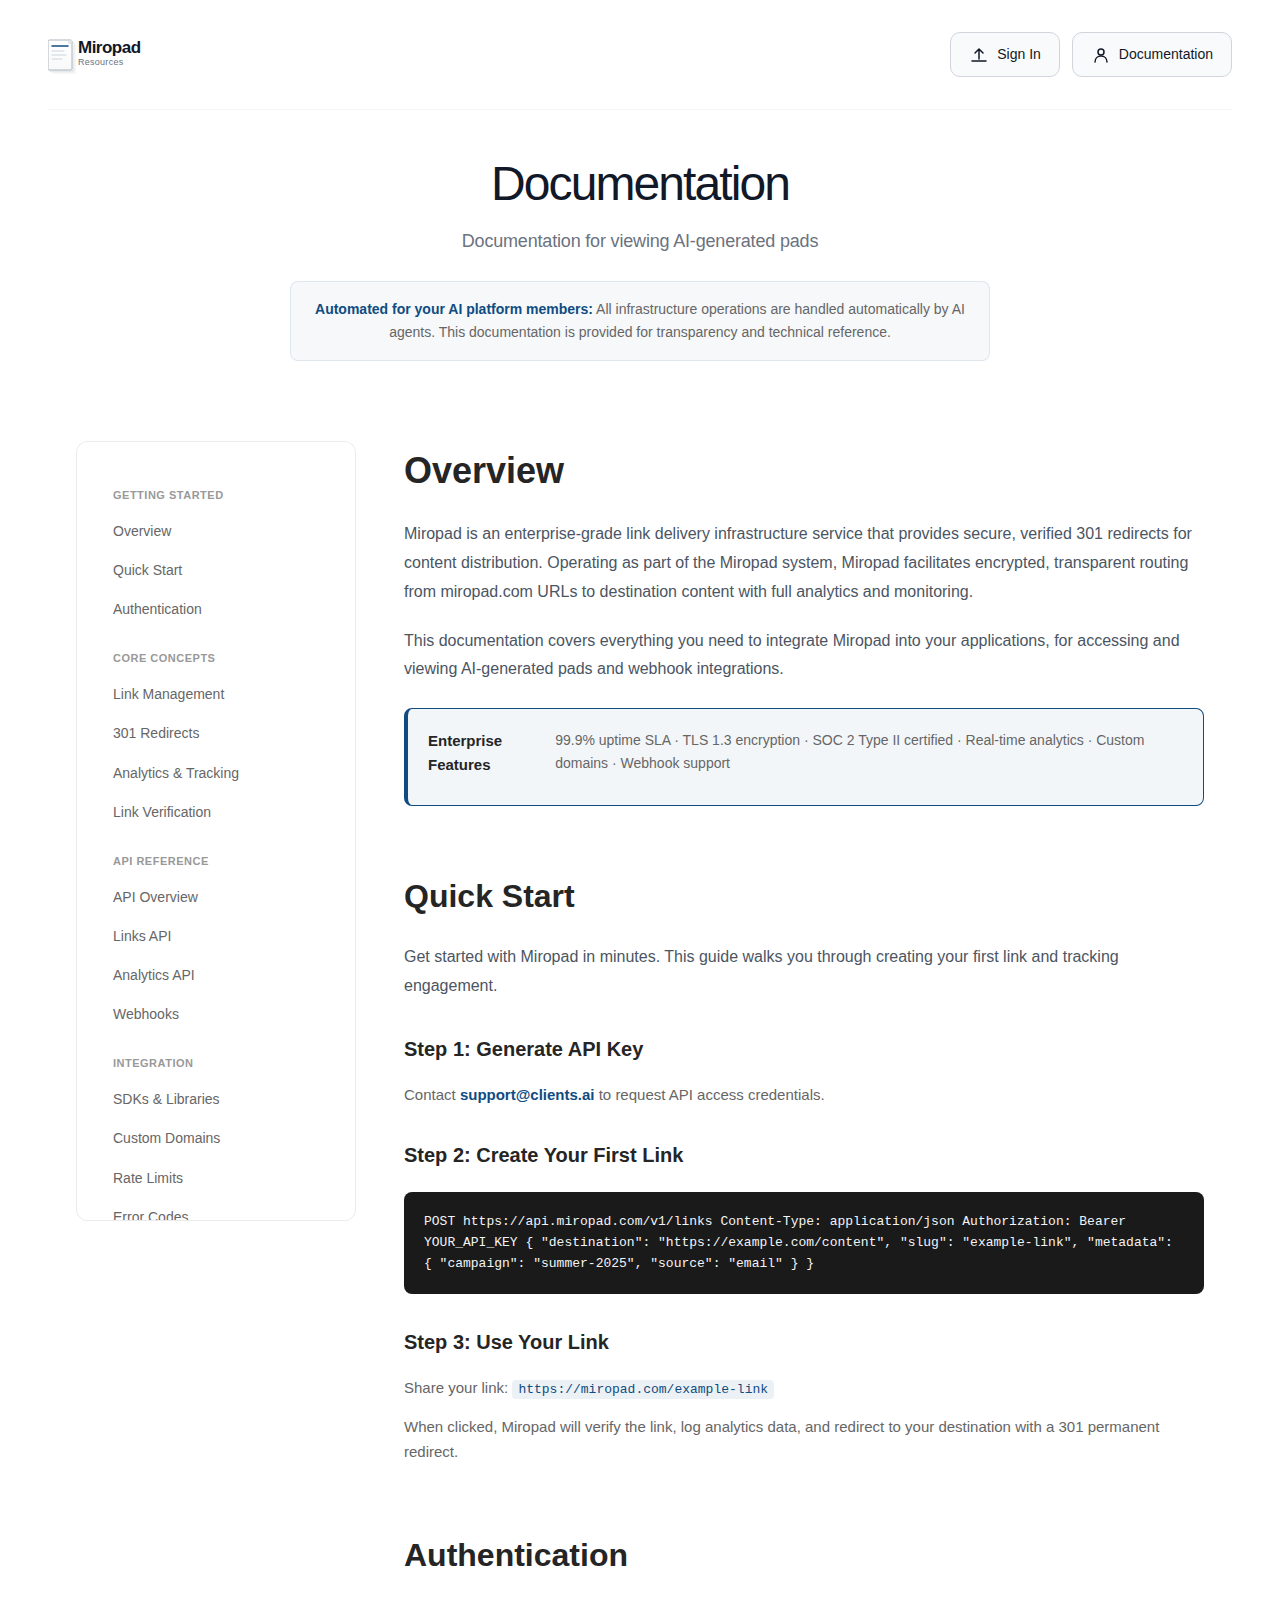
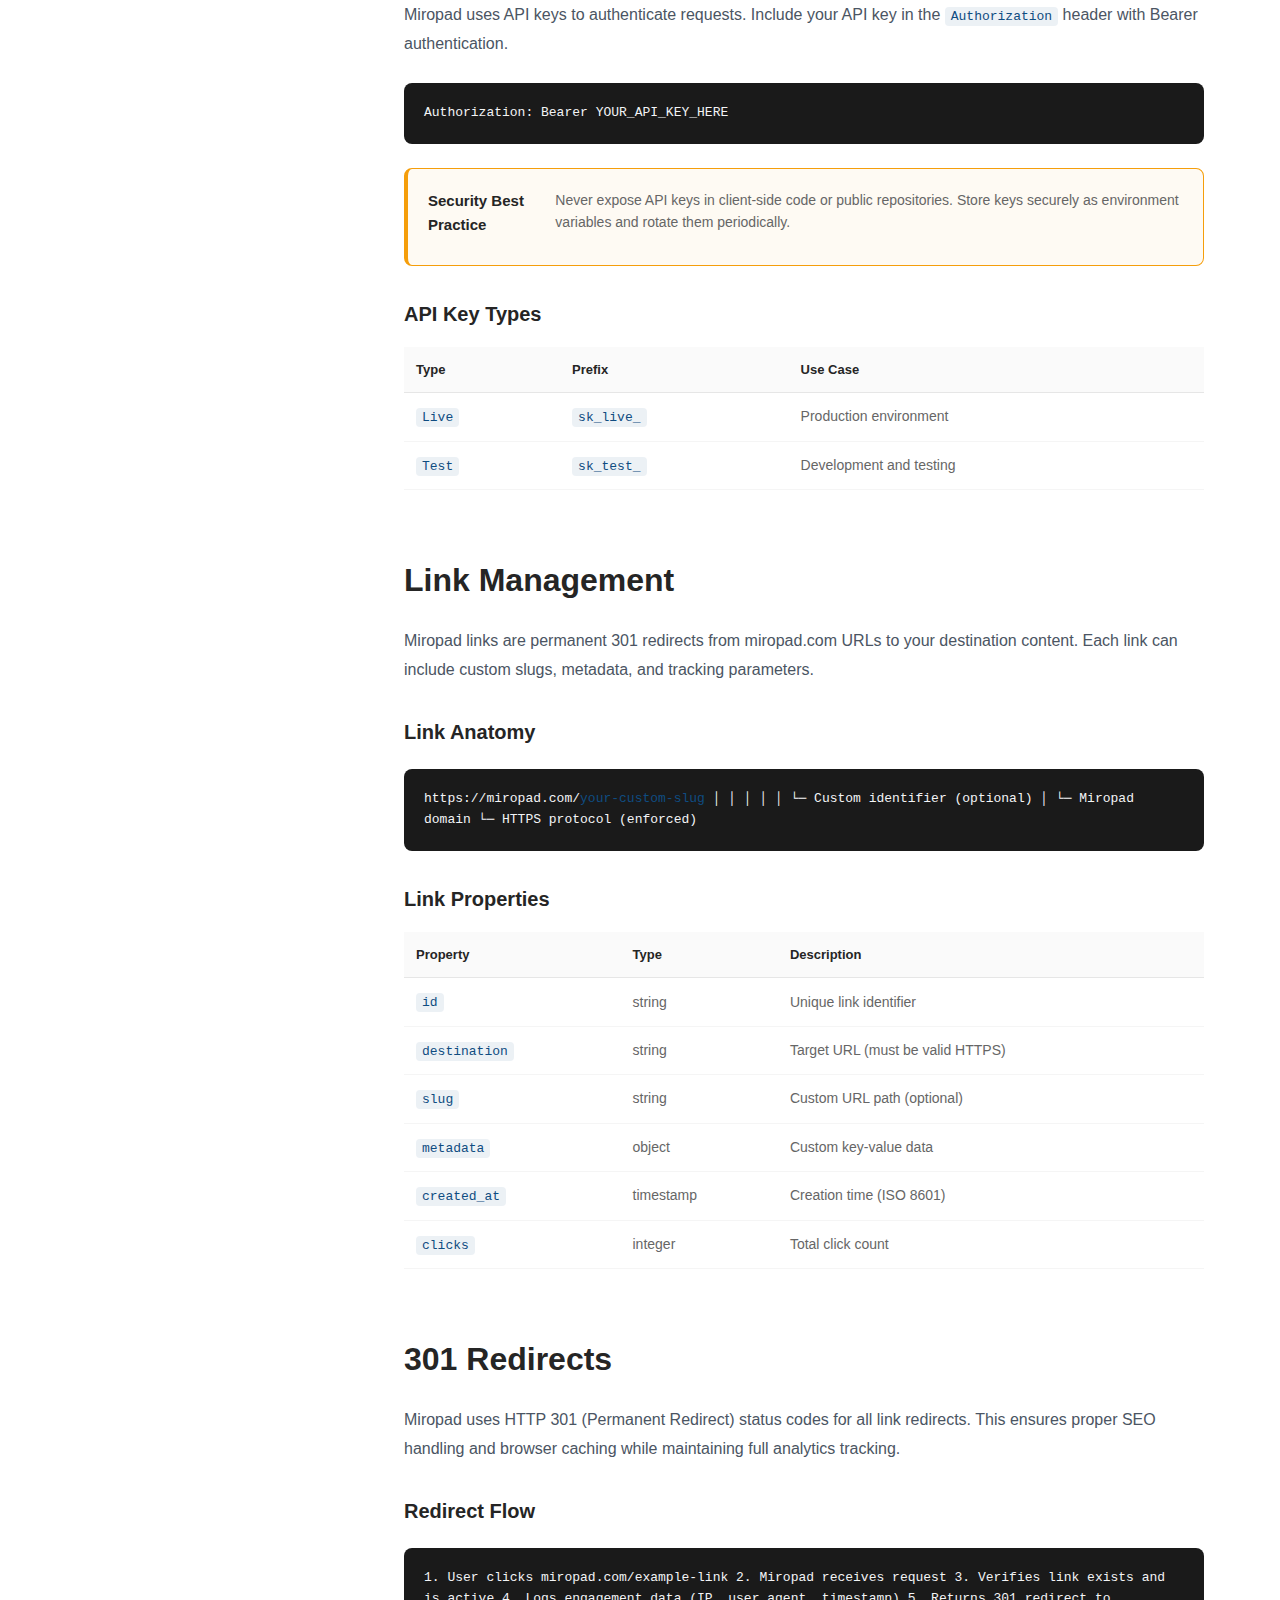
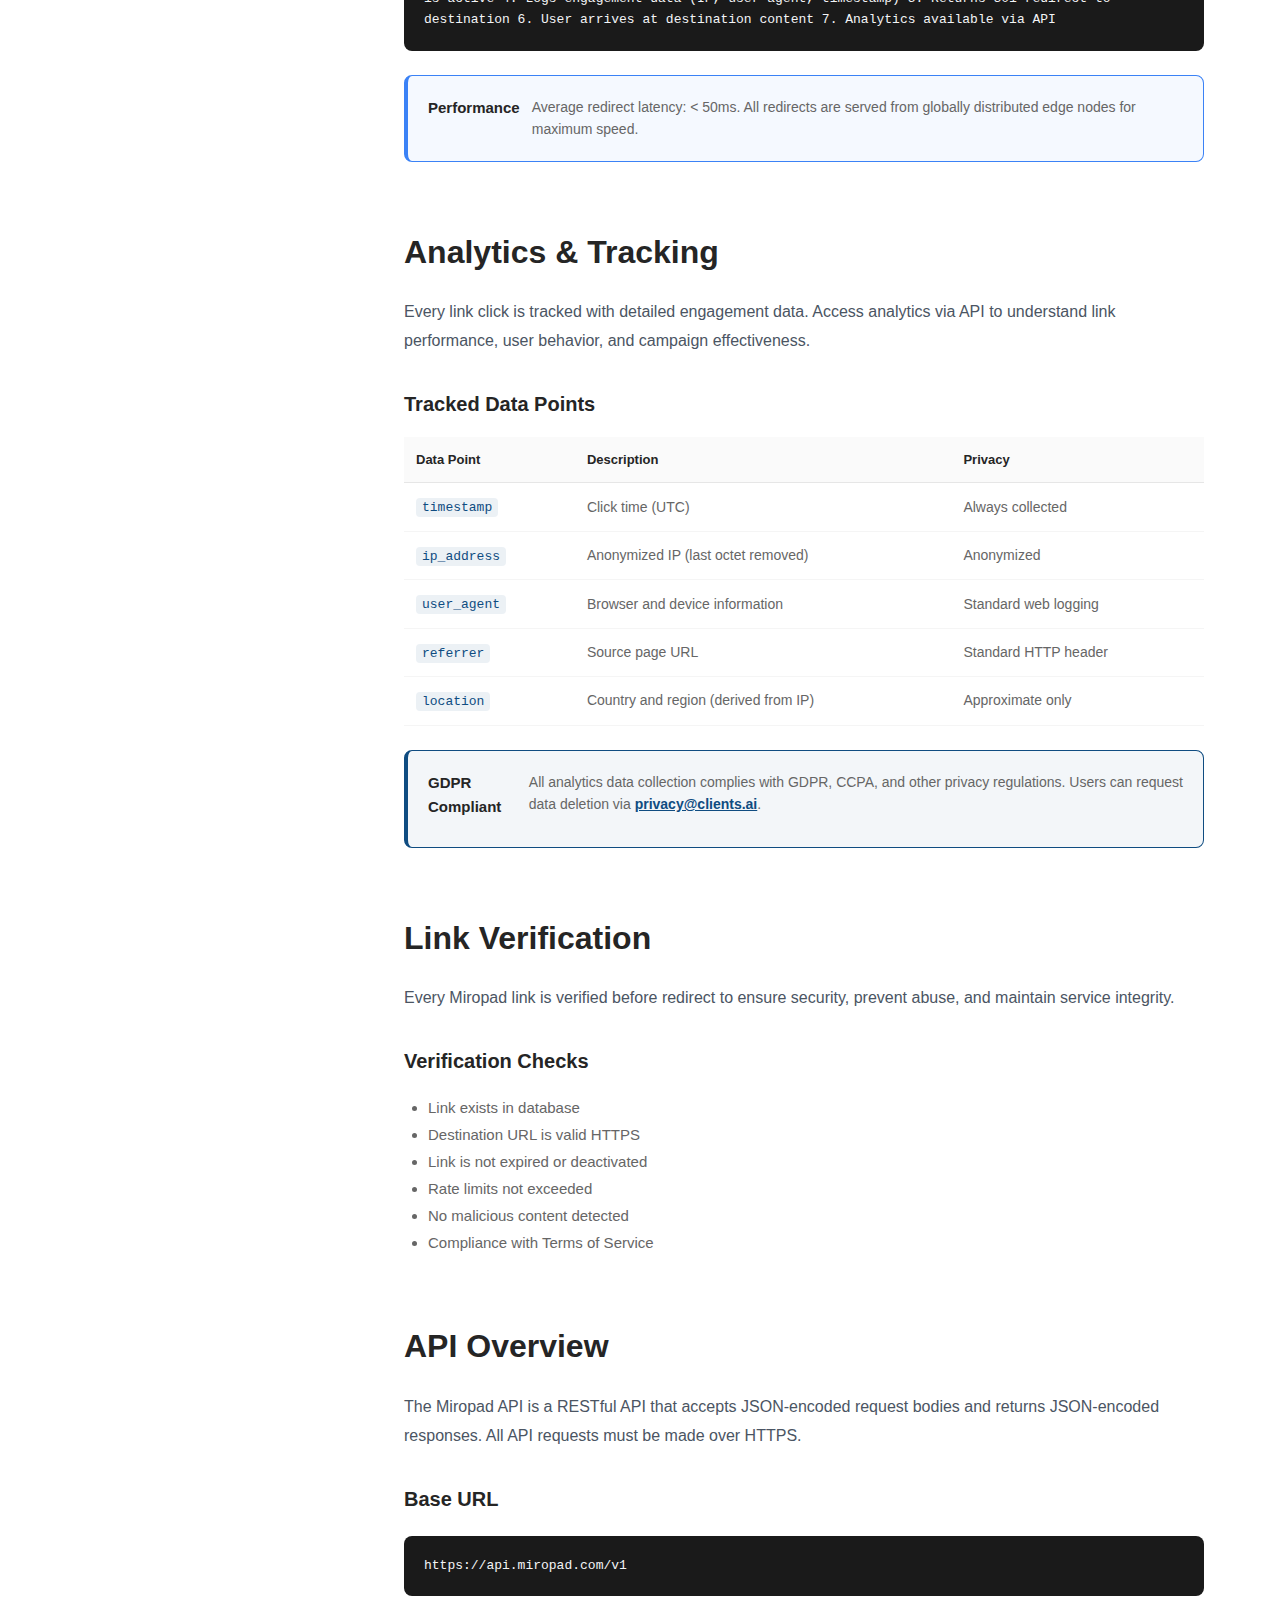
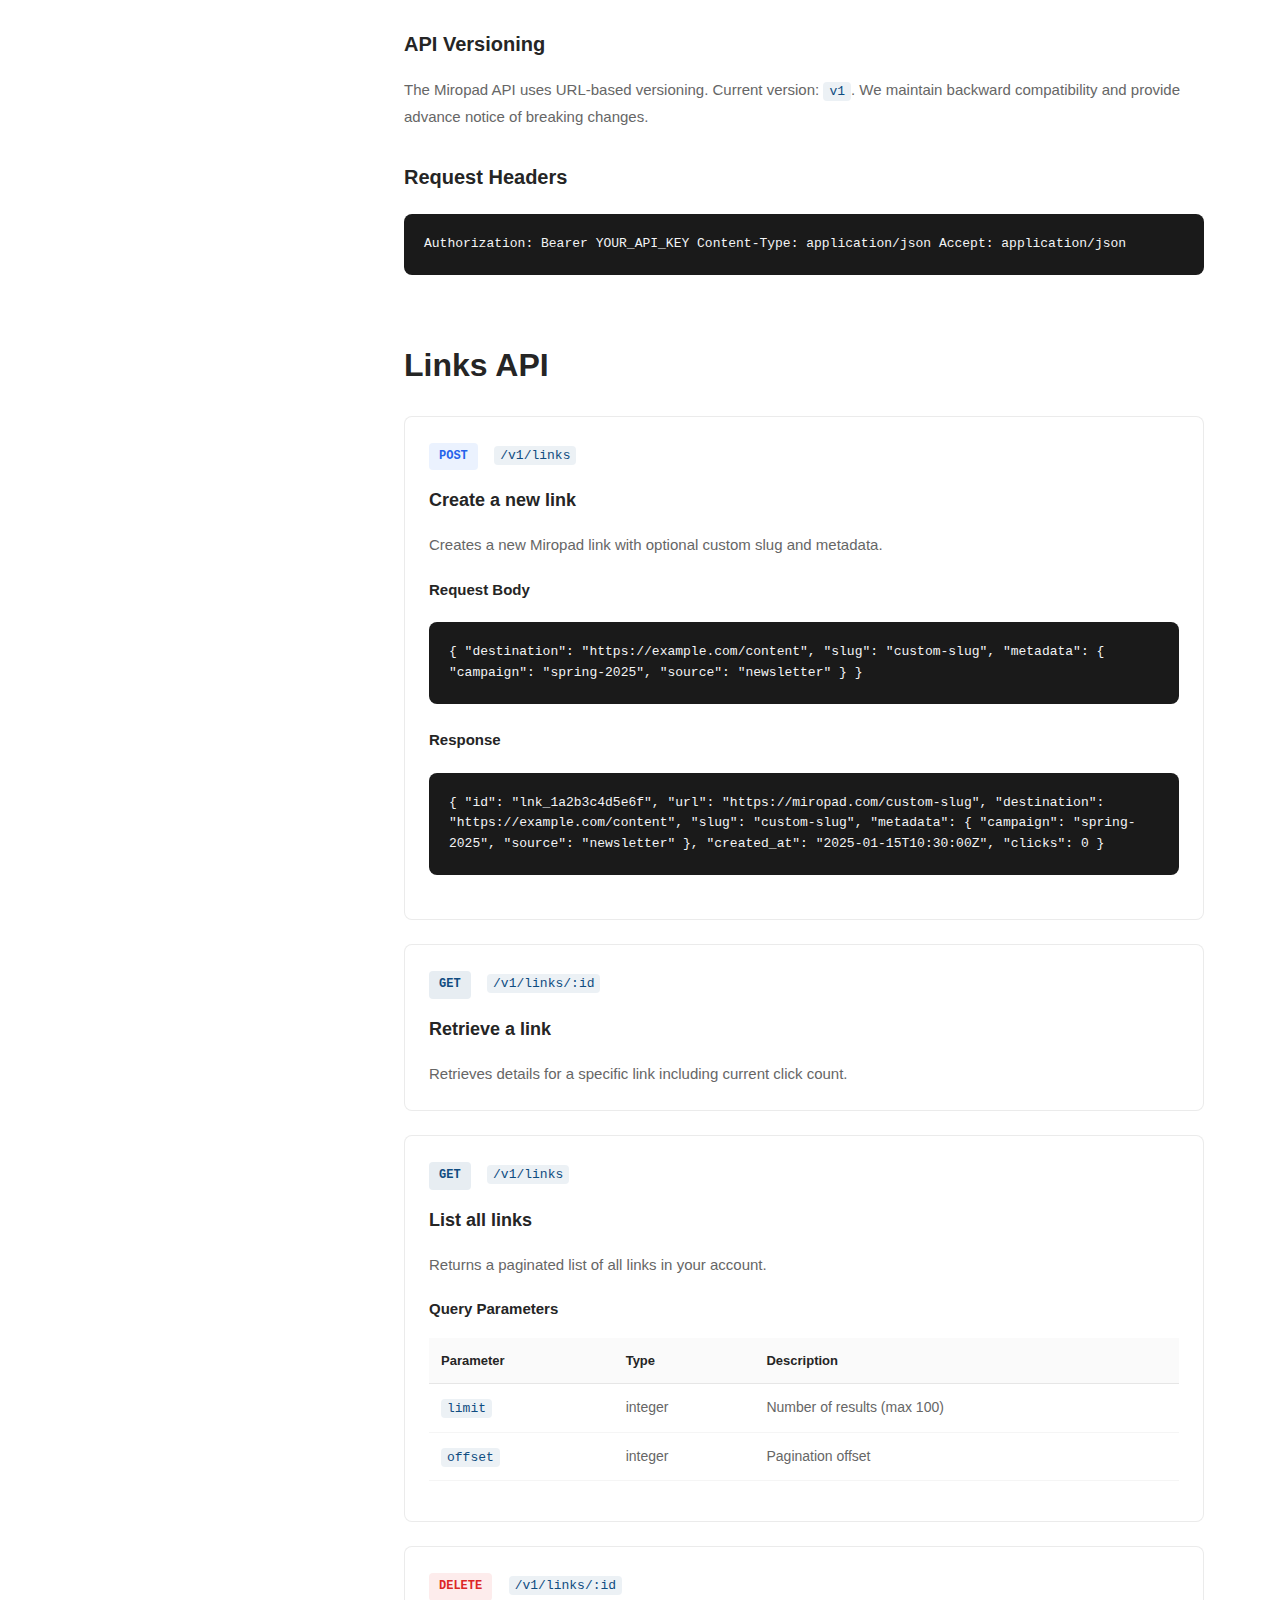
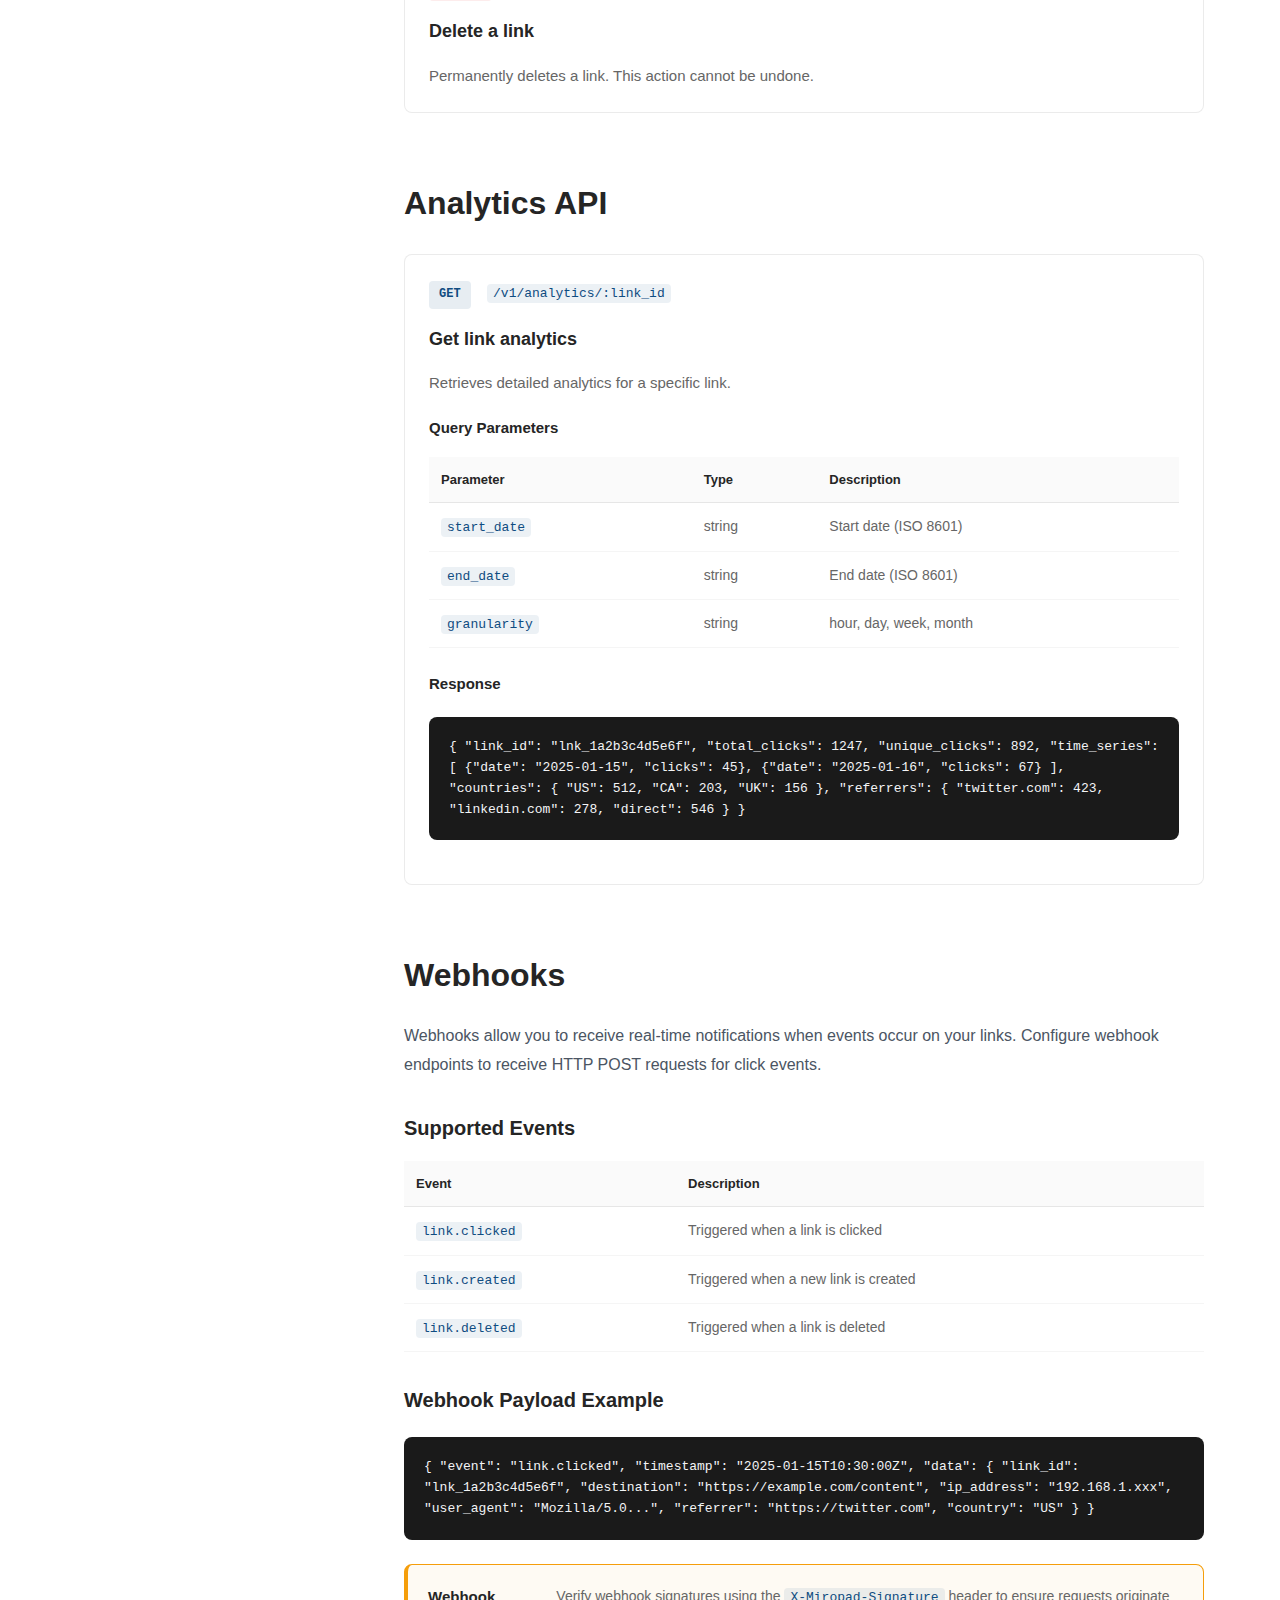
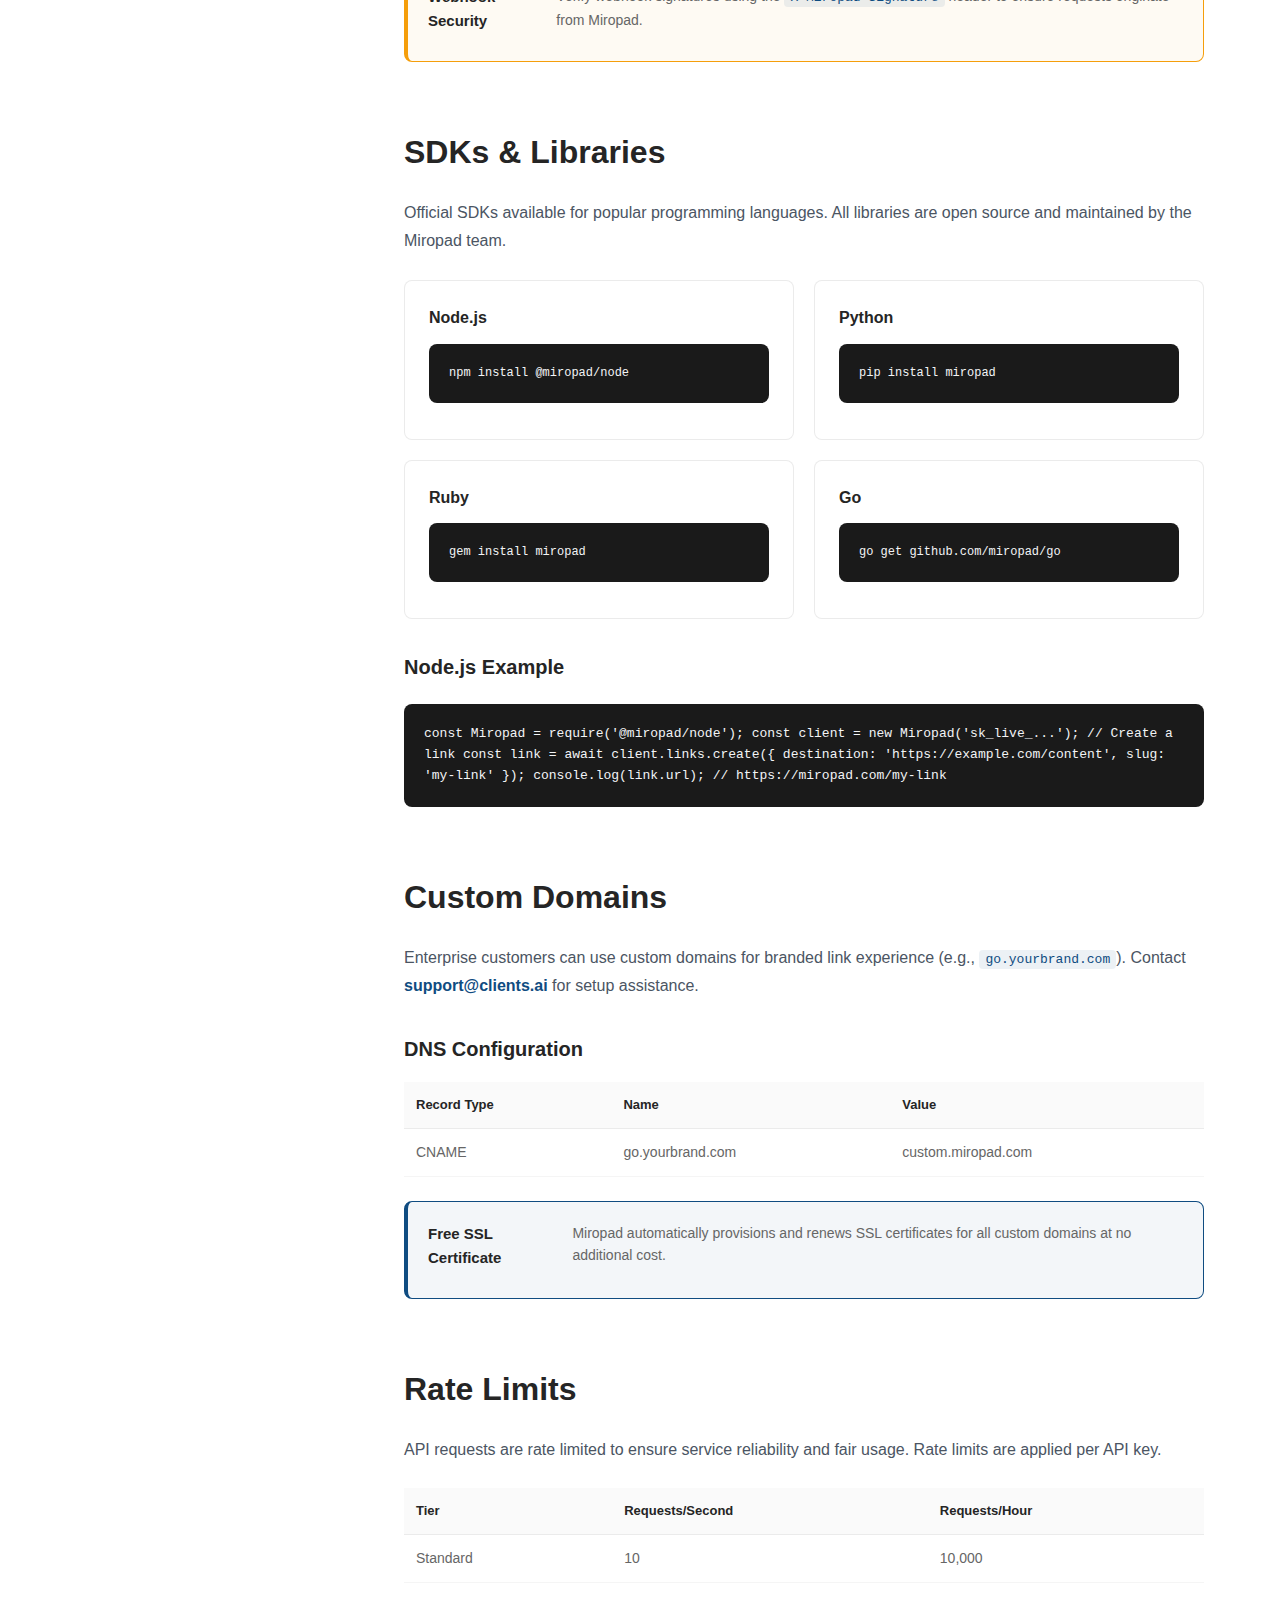
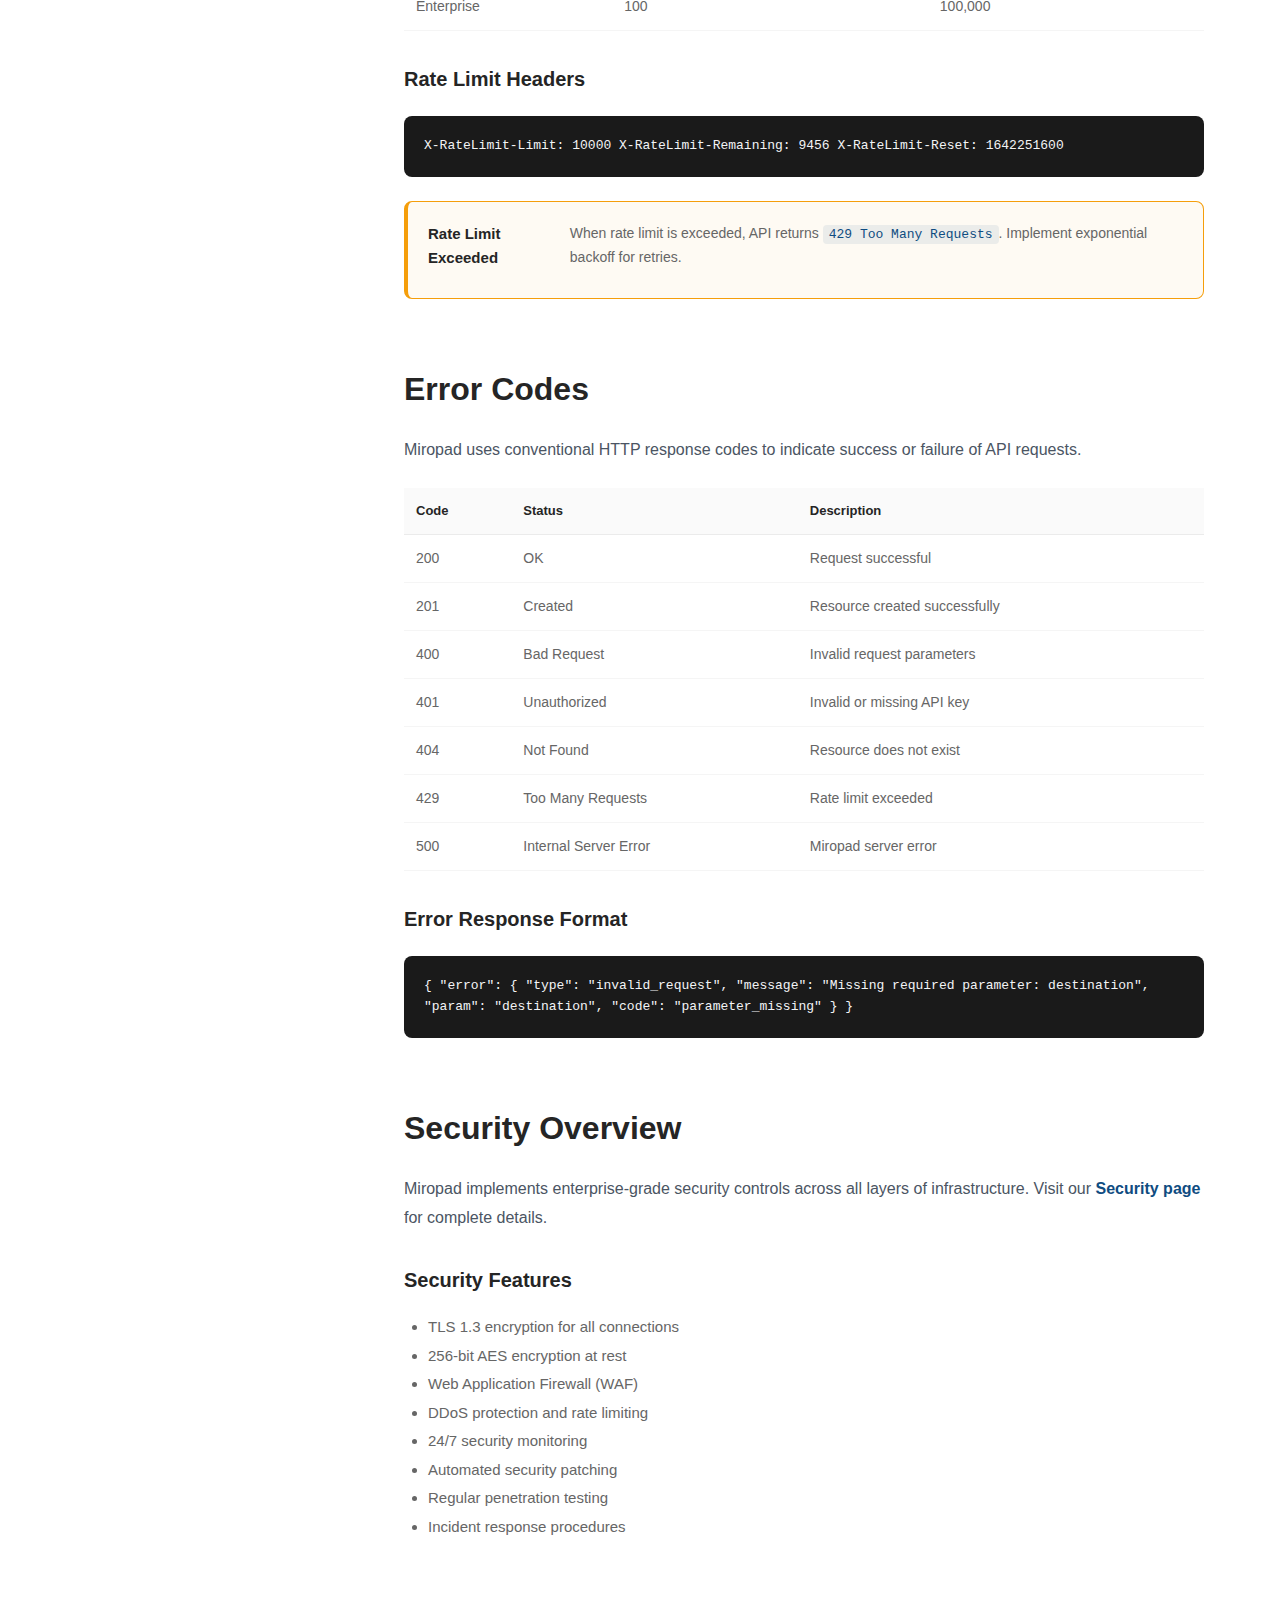
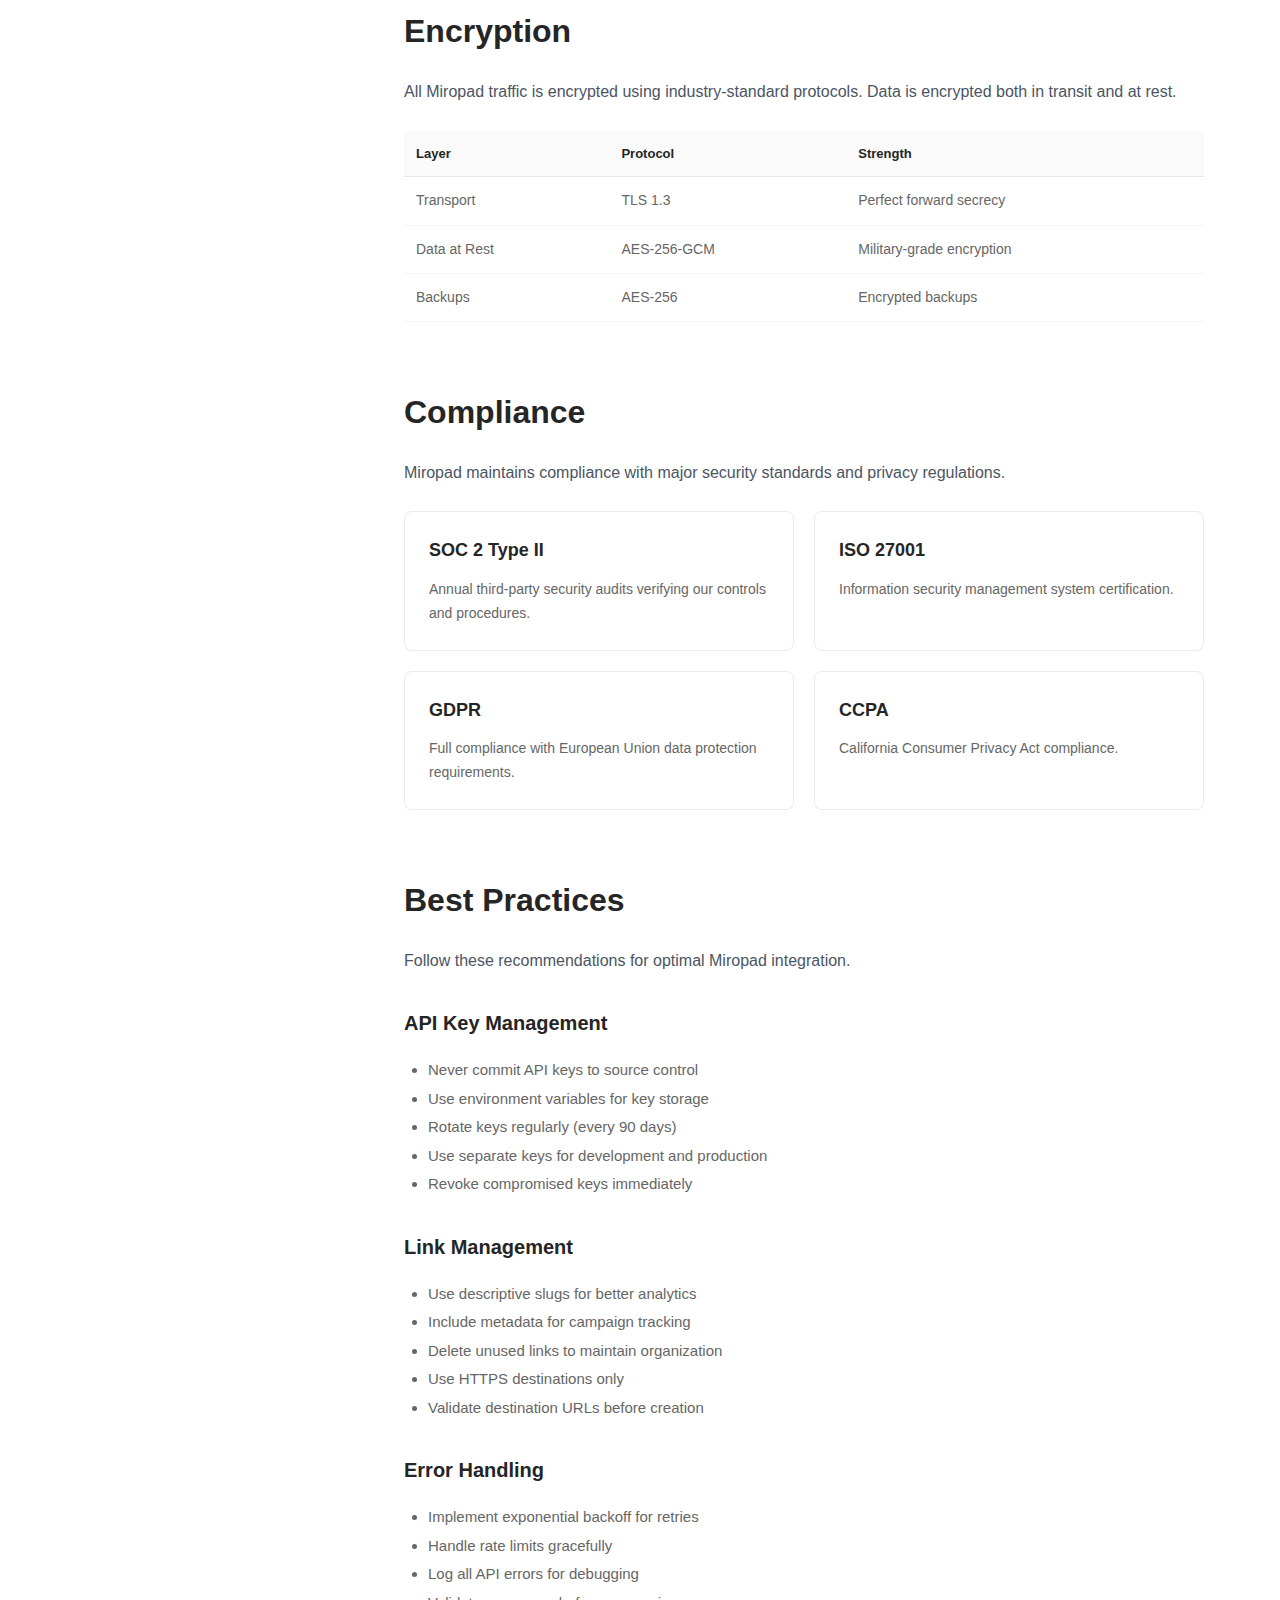
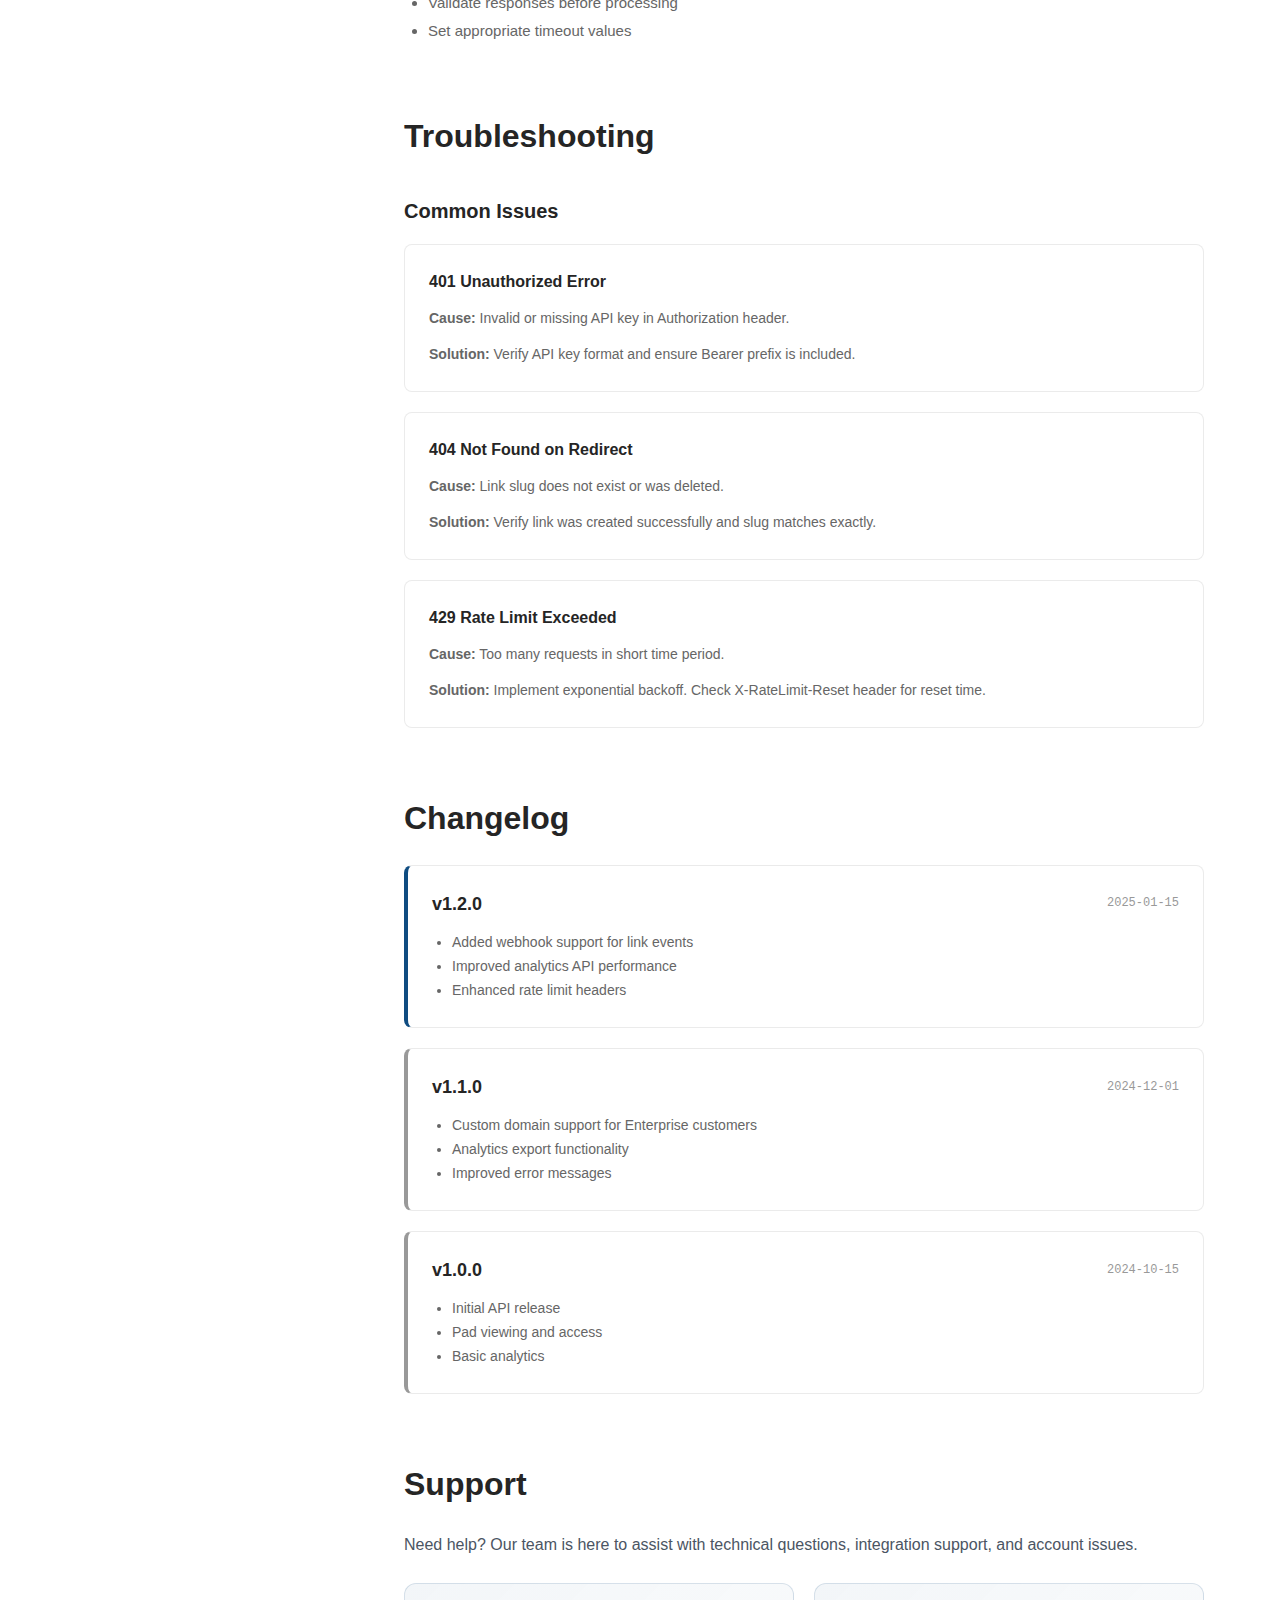
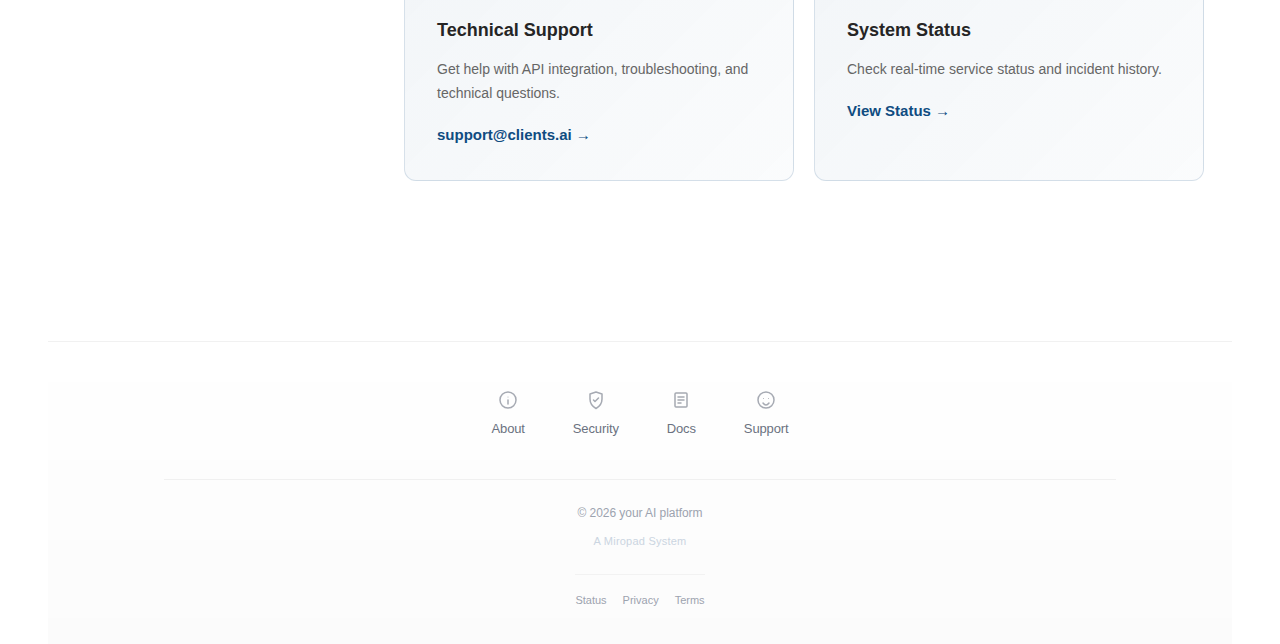
<file: docs.html>
<!DOCTYPE html>
<html lang="en">
<head>
    <meta charset="UTF-8">
    <meta name="viewport" content="width=device-width, initial-scale=1.0">
    <title>Docs – Miropad</title>
    <link rel="stylesheet" href="styles.css">
    <link rel="icon" type="image/svg+xml" href="favicon.svg">
    <link rel="apple-touch-icon" href="miropad-icon.svg">
    <style>
        .docs-sidebar {
            position: sticky;
            top: 100px;
            max-height: calc(100vh - 120px);
            overflow-y: auto;
            padding: 24px;
            background: white;
            border: 1px solid rgba(0, 0, 0, 0.08);
            border-radius: 12px;
        }
        .docs-sidebar a {
            display: block;
            padding: 8px 12px;
            font-family: -apple-system, sans-serif;
            font-size: 14px;
            color: #666;
            text-decoration: none;
            border-radius: 6px;
            transition: all 0.2s;
        }
        .docs-sidebar a:hover {
            background: rgba(15, 76, 129, 0.05);
            color: #0F4C81;
        }
        .docs-sidebar .section-title {
            font-size: 11px;
            font-weight: 600;
            text-transform: uppercase;
            letter-spacing: 0.5px;
            color: #999;
            margin: 20px 12px 8px;
        }
        .docs-content {
            max-width: 800px;
        }
        .code-block {
            background: #1a1a1a;
            color: #f3f4f6;
            padding: 20px;
            border-radius: 8px;
            font-family: 'SF Mono', 'Monaco', 'Courier New', monospace;
            font-size: 13px;
            line-height: 1.6;
            overflow-x: auto;
            margin: 20px 0;
        }
        .code-inline {
            background: rgba(15, 76, 129, 0.08);
            color: #0F4C81;
            padding: 2px 6px;
            border-radius: 4px;
            font-family: 'SF Mono', monospace;
            font-size: 13px;
        }
        .api-endpoint {
            background: white;
            border: 1px solid rgba(0, 0, 0, 0.08);
            border-radius: 8px;
            padding: 24px;
            margin: 24px 0;
        }
        .api-method {
            display: inline-block;
            padding: 4px 10px;
            border-radius: 4px;
            font-family: 'SF Mono', monospace;
            font-size: 12px;
            font-weight: 600;
            margin-right: 12px;
        }
        .method-get { background: rgba(15, 76, 129, 0.1); color: #0F4C81; }
        .method-post { background: rgba(59, 130, 246, 0.1); color: #2563eb; }
        .method-delete { background: rgba(239, 68, 68, 0.1); color: #dc2626; }
        .param-table {
            width: 100%;
            border-collapse: collapse;
            margin: 16px 0;
        }
        .param-table th {
            text-align: left;
            padding: 12px;
            background: rgba(0, 0, 0, 0.02);
            font-family: -apple-system, sans-serif;
            font-size: 13px;
            font-weight: 600;
            color: #252525;
            border-bottom: 1px solid rgba(0, 0, 0, 0.08);
        }
        .param-table td {
            padding: 12px;
            font-family: -apple-system, sans-serif;
            font-size: 14px;
            color: #666;
            border-bottom: 1px solid rgba(0, 0, 0, 0.04);
        }
        .info-box {
            padding: 20px;
            border-radius: 8px;
            margin: 24px 0;
            border-left: 4px solid;
        }
        .info-box.info {
            background: rgba(59, 130, 246, 0.05);
            border-color: #3b82f6;
        }
        .info-box.warning {
            background: rgba(245, 158, 11, 0.05);
            border-color: #f59e0b;
        }
        .info-box.success {
            background: rgba(15, 76, 129, 0.05);
            border-color: #0F4C81;
        }
    </style>
</head>
<body>
    <div class="container">
        <header>
            <div class="header-content">
                <div class="logo">
                    <a href="/" class="logo-link">
                        <img src="logo.svg" alt="Miropad" class="logo-image" width="120" height="40">
                    </a>
                </div>
                <div class="header-right">
                    <a href="https://app.clients.ai" class="header-action-btn">
                        <svg width="20" height="20" viewBox="0 0 20 20" fill="none" xmlns="http://www.w3.org/2000/svg">
                            <path d="M10 14V4M10 4L6 8M10 4L14 8" stroke="currentColor" stroke-width="1.5" stroke-linecap="round" stroke-linejoin="round"/>
                            <path d="M3 16H17" stroke="currentColor" stroke-width="1.5" stroke-linecap="round"/>
                        </svg>
                        <span>Sign In</span>
                    </a>
                    <a href="/docs" class="header-action-btn">
                        <svg width="20" height="20" viewBox="0 0 20 20" fill="none" xmlns="http://www.w3.org/2000/svg">
                            <circle cx="10" cy="7" r="3" stroke="currentColor" stroke-width="1.5"/>
                            <path d="M4 17C4 13.5 6.5 11 10 11C13.5 11 16 13.5 16 17" stroke="currentColor" stroke-width="1.5" stroke-linecap="round"/>
                        </svg>
                        <span>Documentation</span>
                    </a>
                </div>
            </div>
        </header>

        <!-- View Resource Modal -->
        <div class="modal" id="uploadModal" role="dialog" aria-labelledby="modalTitle" aria-hidden="true">
            <div class="modal-overlay" id="modalOverlay"></div>
            <div class="modal-content">
                <button class="modal-close" id="modalClose" aria-label="Close">
                    <svg width="24" height="24" viewBox="0 0 24 24" fill="none" xmlns="http://www.w3.org/2000/svg">
                        <path d="M18 6L6 18M6 6L18 18" stroke="currentColor" stroke-width="2" stroke-linecap="round"/>
                    </svg>
                </a>
                <h2 id="modalTitle">Powered by Clients.ai</h2>
                <p class="modal-description">Miropad is the secure delivery layer for AI-generated content resources created by Clients.ai agents.</p>
                <p class="modal-description">Our AI agents create personalized resources—reports, audits, guides, and strategic recommendations—and share them through verified links, driving meaningful engagement for your business.</p>
                <a href="https://clients.ai" class="modal-cta">Start Free Trial at Clients.ai →</a>
            </div>
        </div>

        <div class="page-hero">
            <h1>Documentation</h1>
            <p class="hero-subtitle">Documentation for viewing AI-generated pads</p>
            <div style="max-width: 700px; margin: 24px auto 0; padding: 16px 24px; background: rgba(15, 76, 129, 0.04); border: 1px solid rgba(15, 76, 129, 0.1); border-radius: 8px; text-align: center;">
                <p style="font-size: 14px; color: #666; margin: 0;">
                    <strong style="color: #0F4C81;">Automated for your AI platform members:</strong> All infrastructure operations are handled automatically by AI agents. This documentation is provided for transparency and technical reference.
                </p>
            </div>
        </div>

        <div style="max-width: 1200px; margin: 48px auto; padding: 0 24px;">
            <div style="display: grid; grid-template-columns: 280px 1fr; gap: 48px;">
                <!-- Sidebar Navigation -->
                <div class="docs-sidebar">
                    <div class="section-title">Getting Started</div>
                    <a href="#overview">Overview</a>
                    <a href="#quickstart">Quick Start</a>
                    <a href="#authentication">Authentication</a>

                    <div class="section-title">Core Concepts</div>
                    <a href="#links">Link Management</a>
                    <a href="#redirects">301 Redirects</a>
                    <a href="#analytics">Analytics & Tracking</a>
                    <a href="#verification">Link Verification</a>

                    <div class="section-title">API Reference</div>
                    <a href="#api-overview">API Overview</a>
                    <a href="#api-links">Links API</a>
                    <a href="#api-analytics">Analytics API</a>
                    <a href="#api-webhooks">Webhooks</a>

                    <div class="section-title">Integration</div>
                    <a href="#sdks">SDKs & Libraries</a>
                    <a href="#custom-domains">Custom Domains</a>
                    <a href="#rate-limits">Rate Limits</a>
                    <a href="#errors">Error Codes</a>

                    <div class="section-title">Security</div>
                    <a href="#security">Security Overview</a>
                    <a href="#encryption">Encryption</a>
                    <a href="#compliance">Compliance</a>

                    <div class="section-title">Resources</div>
                    <a href="#best-practices">Best Practices</a>
                    <a href="#troubleshooting">Troubleshooting</a>
                    <a href="#changelog">Changelog</a>
                    <a href="#support">Support</a>
                </div>

                <!-- Main Documentation Content -->
                <div class="docs-content">
                    <!-- Overview -->
                    <section id="overview" style="margin-bottom: 64px;">
                        <h2 style="font-family: -apple-system, sans-serif; font-size: 36px; font-weight: 700; color: #252525; margin-bottom: 20px;">Overview</h2>
                        <p style="font-family: -apple-system, sans-serif; font-size: 16px; color: #4b5563; line-height: 1.8; margin-bottom: 20px;">
                            Miropad is an enterprise-grade link delivery infrastructure service that provides secure, verified 301 redirects for content distribution. Operating as part of the Miropad system, Miropad facilitates encrypted, transparent routing from miropad.com URLs to destination content with full analytics and monitoring.
                        </p>
                        <p style="font-family: -apple-system, sans-serif; font-size: 16px; color: #4b5563; line-height: 1.8;">
                            This documentation covers everything you need to integrate Miropad into your applications, for accessing and viewing AI-generated pads and webhook integrations.
                        </p>

                        <div class="info-box success">
                            <strong style="display: block; font-family: -apple-system, sans-serif; font-size: 15px; font-weight: 600; color: #252525; margin-bottom: 8px;">Enterprise Features</strong>
                            <p style="font-family: -apple-system, sans-serif; font-size: 14px; color: #666; line-height: 1.6; margin: 0;">99.9% uptime SLA · TLS 1.3 encryption · SOC 2 Type II certified · Real-time analytics · Custom domains · Webhook support</p>
                        </div>
                    </section>

                    <!-- Quick Start -->
                    <section id="quickstart" style="margin-bottom: 64px;">
                        <h2 style="font-family: -apple-system, sans-serif; font-size: 32px; font-weight: 700; color: #252525; margin-bottom: 20px;">Quick Start</h2>
                        <p style="font-family: -apple-system, sans-serif; font-size: 16px; color: #4b5563; line-height: 1.8; margin-bottom: 24px;">
                            Get started with Miropad in minutes. This guide walks you through creating your first link and tracking engagement.
                        </p>

                        <h3 style="font-family: -apple-system, sans-serif; font-size: 20px; font-weight: 600; color: #252525; margin: 32px 0 16px;">Step 1: Generate API Key</h3>
                        <p style="font-family: -apple-system, sans-serif; font-size: 15px; color: #666; line-height: 1.7; margin-bottom: 16px;">
                            Contact <a href="mailto:support@clients.ai" style="color: #0F4C81; font-weight: 600; text-decoration: none;">support@clients.ai</a> to request API access credentials.
                        </p>

                        <h3 style="font-family: -apple-system, sans-serif; font-size: 20px; font-weight: 600; color: #252525; margin: 32px 0 16px;">Step 2: Create Your First Link</h3>
                        <div class="code-block">POST https://api.miropad.com/v1/links
Content-Type: application/json
Authorization: Bearer YOUR_API_KEY

{
  "destination": "https://example.com/content",
  "slug": "example-link",
  "metadata": {
    "campaign": "summer-2025",
    "source": "email"
  }
}</div>

                        <h3 style="font-family: -apple-system, sans-serif; font-size: 20px; font-weight: 600; color: #252525; margin: 32px 0 16px;">Step 3: Use Your Link</h3>
                        <p style="font-family: -apple-system, sans-serif; font-size: 15px; color: #666; line-height: 1.7;">
                            Share your link: <span class="code-inline">https://miropad.com/example-link</span>
                        </p>
                        <p style="font-family: -apple-system, sans-serif; font-size: 15px; color: #666; line-height: 1.7; margin-top: 12px;">
                            When clicked, Miropad will verify the link, log analytics data, and redirect to your destination with a 301 permanent redirect.
                        </p>
                    </section>

                    <!-- Authentication -->
                    <section id="authentication" style="margin-bottom: 64px;">
                        <h2 style="font-family: -apple-system, sans-serif; font-size: 32px; font-weight: 700; color: #252525; margin-bottom: 20px;">Authentication</h2>
                        <p style="font-family: -apple-system, sans-serif; font-size: 16px; color: #4b5563; line-height: 1.8; margin-bottom: 24px;">
                            Miropad uses API keys to authenticate requests. Include your API key in the <span class="code-inline">Authorization</span> header with Bearer authentication.
                        </p>

                        <div class="code-block">Authorization: Bearer YOUR_API_KEY_HERE</div>

                        <div class="info-box warning">
                            <strong style="display: block; font-family: -apple-system, sans-serif; font-size: 15px; font-weight: 600; color: #252525; margin-bottom: 8px;">Security Best Practice</strong>
                            <p style="font-family: -apple-system, sans-serif; font-size: 14px; color: #666; line-height: 1.6; margin: 0;">Never expose API keys in client-side code or public repositories. Store keys securely as environment variables and rotate them periodically.</p>
                        </div>

                        <h3 style="font-family: -apple-system, sans-serif; font-size: 20px; font-weight: 600; color: #252525; margin: 32px 0 16px;">API Key Types</h3>
                        <table class="param-table">
                            <thead>
                                <tr>
                                    <th>Type</th>
                                    <th>Prefix</th>
                                    <th>Use Case</th>
                                </tr>
                            </thead>
                            <tbody>
                                <tr>
                                    <td><span class="code-inline">Live</span></td>
                                    <td><span class="code-inline">sk_live_</span></td>
                                    <td>Production environment</td>
                                </tr>
                                <tr>
                                    <td><span class="code-inline">Test</span></td>
                                    <td><span class="code-inline">sk_test_</span></td>
                                    <td>Development and testing</td>
                                </tr>
                            </tbody>
                        </table>
                    </section>

                    <!-- Link Management -->
                    <section id="links" style="margin-bottom: 64px;">
                        <h2 style="font-family: -apple-system, sans-serif; font-size: 32px; font-weight: 700; color: #252525; margin-bottom: 20px;">Link Management</h2>
                        <p style="font-family: -apple-system, sans-serif; font-size: 16px; color: #4b5563; line-height: 1.8; margin-bottom: 24px;">
                            Miropad links are permanent 301 redirects from miropad.com URLs to your destination content. Each link can include custom slugs, metadata, and tracking parameters.
                        </p>

                        <h3 style="font-family: -apple-system, sans-serif; font-size: 20px; font-weight: 600; color: #252525; margin: 32px 0 16px;">Link Anatomy</h3>
                        <div class="code-block">https://miropad.com/<span style="color: #0F4C81;">your-custom-slug</span>
                          │         │             │
                          │         │             └─ Custom identifier (optional)
                          │         └─ Miropad domain
                          └─ HTTPS protocol (enforced)</div>

                        <h3 style="font-family: -apple-system, sans-serif; font-size: 20px; font-weight: 600; color: #252525; margin: 32px 0 16px;">Link Properties</h3>
                        <table class="param-table">
                            <thead>
                                <tr>
                                    <th>Property</th>
                                    <th>Type</th>
                                    <th>Description</th>
                                </tr>
                            </thead>
                            <tbody>
                                <tr>
                                    <td><span class="code-inline">id</span></td>
                                    <td>string</td>
                                    <td>Unique link identifier</td>
                                </tr>
                                <tr>
                                    <td><span class="code-inline">destination</span></td>
                                    <td>string</td>
                                    <td>Target URL (must be valid HTTPS)</td>
                                </tr>
                                <tr>
                                    <td><span class="code-inline">slug</span></td>
                                    <td>string</td>
                                    <td>Custom URL path (optional)</td>
                                </tr>
                                <tr>
                                    <td><span class="code-inline">metadata</span></td>
                                    <td>object</td>
                                    <td>Custom key-value data</td>
                                </tr>
                                <tr>
                                    <td><span class="code-inline">created_at</span></td>
                                    <td>timestamp</td>
                                    <td>Creation time (ISO 8601)</td>
                                </tr>
                                <tr>
                                    <td><span class="code-inline">clicks</span></td>
                                    <td>integer</td>
                                    <td>Total click count</td>
                                </tr>
                            </tbody>
                        </table>
                    </section>

                    <!-- 301 Redirects -->
                    <section id="redirects" style="margin-bottom: 64px;">
                        <h2 style="font-family: -apple-system, sans-serif; font-size: 32px; font-weight: 700; color: #252525; margin-bottom: 20px;">301 Redirects</h2>
                        <p style="font-family: -apple-system, sans-serif; font-size: 16px; color: #4b5563; line-height: 1.8; margin-bottom: 24px;">
                            Miropad uses HTTP 301 (Permanent Redirect) status codes for all link redirects. This ensures proper SEO handling and browser caching while maintaining full analytics tracking.
                        </p>

                        <h3 style="font-family: -apple-system, sans-serif; font-size: 20px; font-weight: 600; color: #252525; margin: 32px 0 16px;">Redirect Flow</h3>
                        <div class="code-block">1. User clicks miropad.com/example-link
2. Miropad receives request
3. Verifies link exists and is active
4. Logs engagement data (IP, user agent, timestamp)
5. Returns 301 redirect to destination
6. User arrives at destination content
7. Analytics available via API</div>

                        <div class="info-box info">
                            <strong style="display: block; font-family: -apple-system, sans-serif; font-size: 15px; font-weight: 600; color: #252525; margin-bottom: 8px;">Performance</strong>
                            <p style="font-family: -apple-system, sans-serif; font-size: 14px; color: #666; line-height: 1.6; margin: 0;">Average redirect latency: < 50ms. All redirects are served from globally distributed edge nodes for maximum speed.</p>
                        </div>
                    </section>

                    <!-- Analytics & Tracking -->
                    <section id="analytics" style="margin-bottom: 64px;">
                        <h2 style="font-family: -apple-system, sans-serif; font-size: 32px; font-weight: 700; color: #252525; margin-bottom: 20px;">Analytics & Tracking</h2>
                        <p style="font-family: -apple-system, sans-serif; font-size: 16px; color: #4b5563; line-height: 1.8; margin-bottom: 24px;">
                            Every link click is tracked with detailed engagement data. Access analytics via API to understand link performance, user behavior, and campaign effectiveness.
                        </p>

                        <h3 style="font-family: -apple-system, sans-serif; font-size: 20px; font-weight: 600; color: #252525; margin: 32px 0 16px;">Tracked Data Points</h3>
                        <table class="param-table">
                            <thead>
                                <tr>
                                    <th>Data Point</th>
                                    <th>Description</th>
                                    <th>Privacy</th>
                                </tr>
                            </thead>
                            <tbody>
                                <tr>
                                    <td><span class="code-inline">timestamp</span></td>
                                    <td>Click time (UTC)</td>
                                    <td>Always collected</td>
                                </tr>
                                <tr>
                                    <td><span class="code-inline">ip_address</span></td>
                                    <td>Anonymized IP (last octet removed)</td>
                                    <td>Anonymized</td>
                                </tr>
                                <tr>
                                    <td><span class="code-inline">user_agent</span></td>
                                    <td>Browser and device information</td>
                                    <td>Standard web logging</td>
                                </tr>
                                <tr>
                                    <td><span class="code-inline">referrer</span></td>
                                    <td>Source page URL</td>
                                    <td>Standard HTTP header</td>
                                </tr>
                                <tr>
                                    <td><span class="code-inline">location</span></td>
                                    <td>Country and region (derived from IP)</td>
                                    <td>Approximate only</td>
                                </tr>
                            </tbody>
                        </table>

                        <div class="info-box success">
                            <strong style="display: block; font-family: -apple-system, sans-serif; font-size: 15px; font-weight: 600; color: #252525; margin-bottom: 8px;">GDPR Compliant</strong>
                            <p style="font-family: -apple-system, sans-serif; font-size: 14px; color: #666; line-height: 1.6; margin: 0;">All analytics data collection complies with GDPR, CCPA, and other privacy regulations. Users can request data deletion via <a href="mailto:privacy@clients.ai" style="color: #0F4C81; font-weight: 600;">privacy@clients.ai</a>.</p>
                        </div>
                    </section>

                    <!-- Link Verification -->
                    <section id="verification" style="margin-bottom: 64px;">
                        <h2 style="font-family: -apple-system, sans-serif; font-size: 32px; font-weight: 700; color: #252525; margin-bottom: 20px;">Link Verification</h2>
                        <p style="font-family: -apple-system, sans-serif; font-size: 16px; color: #4b5563; line-height: 1.8; margin-bottom: 24px;">
                            Every Miropad link is verified before redirect to ensure security, prevent abuse, and maintain service integrity.
                        </p>

                        <h3 style="font-family: -apple-system, sans-serif; font-size: 20px; font-weight: 600; color: #252525; margin: 32px 0 16px;">Verification Checks</h3>
                        <ul style="font-family: -apple-system, sans-serif; font-size: 15px; color: #666; line-height: 1.8; padding-left: 24px;">
                            <li>Link exists in database</li>
                            <li>Destination URL is valid HTTPS</li>
                            <li>Link is not expired or deactivated</li>
                            <li>Rate limits not exceeded</li>
                            <li>No malicious content detected</li>
                            <li>Compliance with Terms of Service</li>
                        </ul>
                    </section>

                    <!-- API Overview -->
                    <section id="api-overview" style="margin-bottom: 64px;">
                        <h2 style="font-family: -apple-system, sans-serif; font-size: 32px; font-weight: 700; color: #252525; margin-bottom: 20px;">API Overview</h2>
                        <p style="font-family: -apple-system, sans-serif; font-size: 16px; color: #4b5563; line-height: 1.8; margin-bottom: 24px;">
                            The Miropad API is a RESTful API that accepts JSON-encoded request bodies and returns JSON-encoded responses. All API requests must be made over HTTPS.
                        </p>

                        <h3 style="font-family: -apple-system, sans-serif; font-size: 20px; font-weight: 600; color: #252525; margin: 32px 0 16px;">Base URL</h3>
                        <div class="code-block">https://api.miropad.com/v1</div>

                        <h3 style="font-family: -apple-system, sans-serif; font-size: 20px; font-weight: 600; color: #252525; margin: 32px 0 16px;">API Versioning</h3>
                        <p style="font-family: -apple-system, sans-serif; font-size: 15px; color: #666; line-height: 1.7;">
                            The Miropad API uses URL-based versioning. Current version: <span class="code-inline">v1</span>. We maintain backward compatibility and provide advance notice of breaking changes.
                        </p>

                        <h3 style="font-family: -apple-system, sans-serif; font-size: 20px; font-weight: 600; color: #252525; margin: 32px 0 16px;">Request Headers</h3>
                        <div class="code-block">Authorization: Bearer YOUR_API_KEY
Content-Type: application/json
Accept: application/json</div>
                    </section>

                    <!-- Links API -->
                    <section id="api-links" style="margin-bottom: 64px;">
                        <h2 style="font-family: -apple-system, sans-serif; font-size: 32px; font-weight: 700; color: #252525; margin-bottom: 20px;">Links API</h2>

                        <!-- Create Link -->
                        <div class="api-endpoint">
                            <div style="margin-bottom: 16px;">
                                <span class="api-method method-post">POST</span>
                                <span class="code-inline">/v1/links</span>
                            </div>
                            <h3 style="font-family: -apple-system, sans-serif; font-size: 18px; font-weight: 600; color: #252525; margin-bottom: 16px;">Create a new link</h3>
                            <p style="font-family: -apple-system, sans-serif; font-size: 15px; color: #666; line-height: 1.7; margin-bottom: 20px;">Creates a new Miropad link with optional custom slug and metadata.</p>

                            <h4 style="font-family: -apple-system, sans-serif; font-size: 15px; font-weight: 600; color: #252525; margin-bottom: 12px;">Request Body</h4>
                            <div class="code-block">{
  "destination": "https://example.com/content",
  "slug": "custom-slug",
  "metadata": {
    "campaign": "spring-2025",
    "source": "newsletter"
  }
}</div>

                            <h4 style="font-family: -apple-system, sans-serif; font-size: 15px; font-weight: 600; color: #252525; margin: 24px 0 12px;">Response</h4>
                            <div class="code-block">{
  "id": "lnk_1a2b3c4d5e6f",
  "url": "https://miropad.com/custom-slug",
  "destination": "https://example.com/content",
  "slug": "custom-slug",
  "metadata": {
    "campaign": "spring-2025",
    "source": "newsletter"
  },
  "created_at": "2025-01-15T10:30:00Z",
  "clicks": 0
}</div>
                        </div>

                        <!-- Get Link -->
                        <div class="api-endpoint">
                            <div style="margin-bottom: 16px;">
                                <span class="api-method method-get">GET</span>
                                <span class="code-inline">/v1/links/:id</span>
                            </div>
                            <h3 style="font-family: -apple-system, sans-serif; font-size: 18px; font-weight: 600; color: #252525; margin-bottom: 16px;">Retrieve a link</h3>
                            <p style="font-family: -apple-system, sans-serif; font-size: 15px; color: #666; line-height: 1.7;">Retrieves details for a specific link including current click count.</p>
                        </div>

                        <!-- List Links -->
                        <div class="api-endpoint">
                            <div style="margin-bottom: 16px;">
                                <span class="api-method method-get">GET</span>
                                <span class="code-inline">/v1/links</span>
                            </div>
                            <h3 style="font-family: -apple-system, sans-serif; font-size: 18px; font-weight: 600; color: #252525; margin-bottom: 16px;">List all links</h3>
                            <p style="font-family: -apple-system, sans-serif; font-size: 15px; color: #666; line-height: 1.7; margin-bottom: 20px;">Returns a paginated list of all links in your account.</p>

                            <h4 style="font-family: -apple-system, sans-serif; font-size: 15px; font-weight: 600; color: #252525; margin-bottom: 12px;">Query Parameters</h4>
                            <table class="param-table">
                                <thead>
                                    <tr>
                                        <th>Parameter</th>
                                        <th>Type</th>
                                        <th>Description</th>
                                    </tr>
                                </thead>
                                <tbody>
                                    <tr>
                                        <td><span class="code-inline">limit</span></td>
                                        <td>integer</td>
                                        <td>Number of results (max 100)</td>
                                    </tr>
                                    <tr>
                                        <td><span class="code-inline">offset</span></td>
                                        <td>integer</td>
                                        <td>Pagination offset</td>
                                    </tr>
                                </tbody>
                            </table>
                        </div>

                        <!-- Delete Link -->
                        <div class="api-endpoint">
                            <div style="margin-bottom: 16px;">
                                <span class="api-method method-delete">DELETE</span>
                                <span class="code-inline">/v1/links/:id</span>
                            </div>
                            <h3 style="font-family: -apple-system, sans-serif; font-size: 18px; font-weight: 600; color: #252525; margin-bottom: 16px;">Delete a link</h3>
                            <p style="font-family: -apple-system, sans-serif; font-size: 15px; color: #666; line-height: 1.7;">Permanently deletes a link. This action cannot be undone.</p>
                        </div>
                    </section>

                    <!-- Analytics API -->
                    <section id="api-analytics" style="margin-bottom: 64px;">
                        <h2 style="font-family: -apple-system, sans-serif; font-size: 32px; font-weight: 700; color: #252525; margin-bottom: 20px;">Analytics API</h2>

                        <div class="api-endpoint">
                            <div style="margin-bottom: 16px;">
                                <span class="api-method method-get">GET</span>
                                <span class="code-inline">/v1/analytics/:link_id</span>
                            </div>
                            <h3 style="font-family: -apple-system, sans-serif; font-size: 18px; font-weight: 600; color: #252525; margin-bottom: 16px;">Get link analytics</h3>
                            <p style="font-family: -apple-system, sans-serif; font-size: 15px; color: #666; line-height: 1.7; margin-bottom: 20px;">Retrieves detailed analytics for a specific link.</p>

                            <h4 style="font-family: -apple-system, sans-serif; font-size: 15px; font-weight: 600; color: #252525; margin-bottom: 12px;">Query Parameters</h4>
                            <table class="param-table">
                                <thead>
                                    <tr>
                                        <th>Parameter</th>
                                        <th>Type</th>
                                        <th>Description</th>
                                    </tr>
                                </thead>
                                <tbody>
                                    <tr>
                                        <td><span class="code-inline">start_date</span></td>
                                        <td>string</td>
                                        <td>Start date (ISO 8601)</td>
                                    </tr>
                                    <tr>
                                        <td><span class="code-inline">end_date</span></td>
                                        <td>string</td>
                                        <td>End date (ISO 8601)</td>
                                    </tr>
                                    <tr>
                                        <td><span class="code-inline">granularity</span></td>
                                        <td>string</td>
                                        <td>hour, day, week, month</td>
                                    </tr>
                                </tbody>
                            </table>

                            <h4 style="font-family: -apple-system, sans-serif; font-size: 15px; font-weight: 600; color: #252525; margin: 24px 0 12px;">Response</h4>
                            <div class="code-block">{
  "link_id": "lnk_1a2b3c4d5e6f",
  "total_clicks": 1247,
  "unique_clicks": 892,
  "time_series": [
    {"date": "2025-01-15", "clicks": 45},
    {"date": "2025-01-16", "clicks": 67}
  ],
  "countries": {
    "US": 512,
    "CA": 203,
    "UK": 156
  },
  "referrers": {
    "twitter.com": 423,
    "linkedin.com": 278,
    "direct": 546
  }
}</div>
                        </div>
                    </section>

                    <!-- Webhooks -->
                    <section id="api-webhooks" style="margin-bottom: 64px;">
                        <h2 style="font-family: -apple-system, sans-serif; font-size: 32px; font-weight: 700; color: #252525; margin-bottom: 20px;">Webhooks</h2>
                        <p style="font-family: -apple-system, sans-serif; font-size: 16px; color: #4b5563; line-height: 1.8; margin-bottom: 24px;">
                            Webhooks allow you to receive real-time notifications when events occur on your links. Configure webhook endpoints to receive HTTP POST requests for click events.
                        </p>

                        <h3 style="font-family: -apple-system, sans-serif; font-size: 20px; font-weight: 600; color: #252525; margin: 32px 0 16px;">Supported Events</h3>
                        <table class="param-table">
                            <thead>
                                <tr>
                                    <th>Event</th>
                                    <th>Description</th>
                                </tr>
                            </thead>
                            <tbody>
                                <tr>
                                    <td><span class="code-inline">link.clicked</span></td>
                                    <td>Triggered when a link is clicked</td>
                                </tr>
                                <tr>
                                    <td><span class="code-inline">link.created</span></td>
                                    <td>Triggered when a new link is created</td>
                                </tr>
                                <tr>
                                    <td><span class="code-inline">link.deleted</span></td>
                                    <td>Triggered when a link is deleted</td>
                                </tr>
                            </tbody>
                        </table>

                        <h3 style="font-family: -apple-system, sans-serif; font-size: 20px; font-weight: 600; color: #252525; margin: 32px 0 16px;">Webhook Payload Example</h3>
                        <div class="code-block">{
  "event": "link.clicked",
  "timestamp": "2025-01-15T10:30:00Z",
  "data": {
    "link_id": "lnk_1a2b3c4d5e6f",
    "destination": "https://example.com/content",
    "ip_address": "192.168.1.xxx",
    "user_agent": "Mozilla/5.0...",
    "referrer": "https://twitter.com",
    "country": "US"
  }
}</div>

                        <div class="info-box warning">
                            <strong style="display: block; font-family: -apple-system, sans-serif; font-size: 15px; font-weight: 600; color: #252525; margin-bottom: 8px;">Webhook Security</strong>
                            <p style="font-family: -apple-system, sans-serif; font-size: 14px; color: #666; line-height: 1.6; margin: 0;">Verify webhook signatures using the <span class="code-inline">X-Miropad-Signature</span> header to ensure requests originate from Miropad.</p>
                        </div>
                    </section>

                    <!-- SDKs & Libraries -->
                    <section id="sdks" style="margin-bottom: 64px;">
                        <h2 style="font-family: -apple-system, sans-serif; font-size: 32px; font-weight: 700; color: #252525; margin-bottom: 20px;">SDKs & Libraries</h2>
                        <p style="font-family: -apple-system, sans-serif; font-size: 16px; color: #4b5563; line-height: 1.8; margin-bottom: 24px;">
                            Official SDKs available for popular programming languages. All libraries are open source and maintained by the Miropad team.
                        </p>

                        <div style="display: grid; grid-template-columns: 1fr 1fr; gap: 20px; margin-bottom: 32px;">
                            <div style="padding: 24px; background: white; border: 1px solid rgba(0, 0, 0, 0.08); border-radius: 8px;">
                                <h3 style="font-family: -apple-system, sans-serif; font-size: 16px; font-weight: 600; color: #252525; margin-bottom: 12px;">Node.js</h3>
                                <div class="code-block" style="margin: 12px 0; font-size: 12px;">npm install @miropad/node</div>
                            </div>
                            <div style="padding: 24px; background: white; border: 1px solid rgba(0, 0, 0, 0.08); border-radius: 8px;">
                                <h3 style="font-family: -apple-system, sans-serif; font-size: 16px; font-weight: 600; color: #252525; margin-bottom: 12px;">Python</h3>
                                <div class="code-block" style="margin: 12px 0; font-size: 12px;">pip install miropad</div>
                            </div>
                            <div style="padding: 24px; background: white; border: 1px solid rgba(0, 0, 0, 0.08); border-radius: 8px;">
                                <h3 style="font-family: -apple-system, sans-serif; font-size: 16px; font-weight: 600; color: #252525; margin-bottom: 12px;">Ruby</h3>
                                <div class="code-block" style="margin: 12px 0; font-size: 12px;">gem install miropad</div>
                            </div>
                            <div style="padding: 24px; background: white; border: 1px solid rgba(0, 0, 0, 0.08); border-radius: 8px;">
                                <h3 style="font-family: -apple-system, sans-serif; font-size: 16px; font-weight: 600; color: #252525; margin-bottom: 12px;">Go</h3>
                                <div class="code-block" style="margin: 12px 0; font-size: 12px;">go get github.com/miropad/go</div>
                            </div>
                        </div>

                        <h3 style="font-family: -apple-system, sans-serif; font-size: 20px; font-weight: 600; color: #252525; margin: 32px 0 16px;">Node.js Example</h3>
                        <div class="code-block">const Miropad = require('@miropad/node');

const client = new Miropad('sk_live_...');

// Create a link
const link = await client.links.create({
  destination: 'https://example.com/content',
  slug: 'my-link'
});

console.log(link.url); // https://miropad.com/my-link</div>
                    </section>

                    <!-- Custom Domains -->
                    <section id="custom-domains" style="margin-bottom: 64px;">
                        <h2 style="font-family: -apple-system, sans-serif; font-size: 32px; font-weight: 700; color: #252525; margin-bottom: 20px;">Custom Domains</h2>
                        <p style="font-family: -apple-system, sans-serif; font-size: 16px; color: #4b5563; line-height: 1.8; margin-bottom: 24px;">
                            Enterprise customers can use custom domains for branded link experience (e.g., <span class="code-inline">go.yourbrand.com</span>). Contact <a href="mailto:support@clients.ai" style="color: #0F4C81; font-weight: 600; text-decoration: none;">support@clients.ai</a> for setup assistance.
                        </p>

                        <h3 style="font-family: -apple-system, sans-serif; font-size: 20px; font-weight: 600; color: #252525; margin: 32px 0 16px;">DNS Configuration</h3>
                        <table class="param-table">
                            <thead>
                                <tr>
                                    <th>Record Type</th>
                                    <th>Name</th>
                                    <th>Value</th>
                                </tr>
                            </thead>
                            <tbody>
                                <tr>
                                    <td>CNAME</td>
                                    <td>go.yourbrand.com</td>
                                    <td>custom.miropad.com</td>
                                </tr>
                            </tbody>
                        </table>

                        <div class="info-box success">
                            <strong style="display: block; font-family: -apple-system, sans-serif; font-size: 15px; font-weight: 600; color: #252525; margin-bottom: 8px;">Free SSL Certificate</strong>
                            <p style="font-family: -apple-system, sans-serif; font-size: 14px; color: #666; line-height: 1.6; margin: 0;">Miropad automatically provisions and renews SSL certificates for all custom domains at no additional cost.</p>
                        </div>
                    </section>

                    <!-- Rate Limits -->
                    <section id="rate-limits" style="margin-bottom: 64px;">
                        <h2 style="font-family: -apple-system, sans-serif; font-size: 32px; font-weight: 700; color: #252525; margin-bottom: 20px;">Rate Limits</h2>
                        <p style="font-family: -apple-system, sans-serif; font-size: 16px; color: #4b5563; line-height: 1.8; margin-bottom: 24px;">
                            API requests are rate limited to ensure service reliability and fair usage. Rate limits are applied per API key.
                        </p>

                        <table class="param-table">
                            <thead>
                                <tr>
                                    <th>Tier</th>
                                    <th>Requests/Second</th>
                                    <th>Requests/Hour</th>
                                </tr>
                            </thead>
                            <tbody>
                                <tr>
                                    <td>Standard</td>
                                    <td>10</td>
                                    <td>10,000</td>
                                </tr>
                                <tr>
                                    <td>Enterprise</td>
                                    <td>100</td>
                                    <td>100,000</td>
                                </tr>
                            </tbody>
                        </table>

                        <h3 style="font-family: -apple-system, sans-serif; font-size: 20px; font-weight: 600; color: #252525; margin: 32px 0 16px;">Rate Limit Headers</h3>
                        <div class="code-block">X-RateLimit-Limit: 10000
X-RateLimit-Remaining: 9456
X-RateLimit-Reset: 1642251600</div>

                        <div class="info-box warning">
                            <strong style="display: block; font-family: -apple-system, sans-serif; font-size: 15px; font-weight: 600; color: #252525; margin-bottom: 8px;">Rate Limit Exceeded</strong>
                            <p style="font-family: -apple-system, sans-serif; font-size: 14px; color: #666; line-height: 1.6; margin: 0;">When rate limit is exceeded, API returns <span class="code-inline">429 Too Many Requests</span>. Implement exponential backoff for retries.</p>
                        </div>
                    </section>

                    <!-- Error Codes -->
                    <section id="errors" style="margin-bottom: 64px;">
                        <h2 style="font-family: -apple-system, sans-serif; font-size: 32px; font-weight: 700; color: #252525; margin-bottom: 20px;">Error Codes</h2>
                        <p style="font-family: -apple-system, sans-serif; font-size: 16px; color: #4b5563; line-height: 1.8; margin-bottom: 24px;">
                            Miropad uses conventional HTTP response codes to indicate success or failure of API requests.
                        </p>

                        <table class="param-table">
                            <thead>
                                <tr>
                                    <th>Code</th>
                                    <th>Status</th>
                                    <th>Description</th>
                                </tr>
                            </thead>
                            <tbody>
                                <tr>
                                    <td>200</td>
                                    <td>OK</td>
                                    <td>Request successful</td>
                                </tr>
                                <tr>
                                    <td>201</td>
                                    <td>Created</td>
                                    <td>Resource created successfully</td>
                                </tr>
                                <tr>
                                    <td>400</td>
                                    <td>Bad Request</td>
                                    <td>Invalid request parameters</td>
                                </tr>
                                <tr>
                                    <td>401</td>
                                    <td>Unauthorized</td>
                                    <td>Invalid or missing API key</td>
                                </tr>
                                <tr>
                                    <td>404</td>
                                    <td>Not Found</td>
                                    <td>Resource does not exist</td>
                                </tr>
                                <tr>
                                    <td>429</td>
                                    <td>Too Many Requests</td>
                                    <td>Rate limit exceeded</td>
                                </tr>
                                <tr>
                                    <td>500</td>
                                    <td>Internal Server Error</td>
                                    <td>Miropad server error</td>
                                </tr>
                            </tbody>
                        </table>

                        <h3 style="font-family: -apple-system, sans-serif; font-size: 20px; font-weight: 600; color: #252525; margin: 32px 0 16px;">Error Response Format</h3>
                        <div class="code-block">{
  "error": {
    "type": "invalid_request",
    "message": "Missing required parameter: destination",
    "param": "destination",
    "code": "parameter_missing"
  }
}</div>
                    </section>

                    <!-- Security Overview -->
                    <section id="security" style="margin-bottom: 64px;">
                        <h2 style="font-family: -apple-system, sans-serif; font-size: 32px; font-weight: 700; color: #252525; margin-bottom: 20px;">Security Overview</h2>
                        <p style="font-family: -apple-system, sans-serif; font-size: 16px; color: #4b5563; line-height: 1.8; margin-bottom: 24px;">
                            Miropad implements enterprise-grade security controls across all layers of infrastructure. Visit our <a href="/security" style="color: #0F4C81; font-weight: 600; text-decoration: none;">Security page</a> for complete details.
                        </p>

                        <h3 style="font-family: -apple-system, sans-serif; font-size: 20px; font-weight: 600; color: #252525; margin: 32px 0 16px;">Security Features</h3>
                        <ul style="font-family: -apple-system, sans-serif; font-size: 15px; color: #666; line-height: 1.9; padding-left: 24px;">
                            <li>TLS 1.3 encryption for all connections</li>
                            <li>256-bit AES encryption at rest</li>
                            <li>Web Application Firewall (WAF)</li>
                            <li>DDoS protection and rate limiting</li>
                            <li>24/7 security monitoring</li>
                            <li>Automated security patching</li>
                            <li>Regular penetration testing</li>
                            <li>Incident response procedures</li>
                        </ul>
                    </section>

                    <!-- Encryption -->
                    <section id="encryption" style="margin-bottom: 64px;">
                        <h2 style="font-family: -apple-system, sans-serif; font-size: 32px; font-weight: 700; color: #252525; margin-bottom: 20px;">Encryption</h2>
                        <p style="font-family: -apple-system, sans-serif; font-size: 16px; color: #4b5563; line-height: 1.8; margin-bottom: 24px;">
                            All Miropad traffic is encrypted using industry-standard protocols. Data is encrypted both in transit and at rest.
                        </p>

                        <table class="param-table">
                            <thead>
                                <tr>
                                    <th>Layer</th>
                                    <th>Protocol</th>
                                    <th>Strength</th>
                                </tr>
                            </thead>
                            <tbody>
                                <tr>
                                    <td>Transport</td>
                                    <td>TLS 1.3</td>
                                    <td>Perfect forward secrecy</td>
                                </tr>
                                <tr>
                                    <td>Data at Rest</td>
                                    <td>AES-256-GCM</td>
                                    <td>Military-grade encryption</td>
                                </tr>
                                <tr>
                                    <td>Backups</td>
                                    <td>AES-256</td>
                                    <td>Encrypted backups</td>
                                </tr>
                            </tbody>
                        </table>
                    </section>

                    <!-- Compliance -->
                    <section id="compliance" style="margin-bottom: 64px;">
                        <h2 style="font-family: -apple-system, sans-serif; font-size: 32px; font-weight: 700; color: #252525; margin-bottom: 20px;">Compliance</h2>
                        <p style="font-family: -apple-system, sans-serif; font-size: 16px; color: #4b5563; line-height: 1.8; margin-bottom: 24px;">
                            Miropad maintains compliance with major security standards and privacy regulations.
                        </p>

                        <div style="display: grid; grid-template-columns: 1fr 1fr; gap: 20px;">
                            <div style="padding: 24px; background: white; border: 1px solid rgba(0, 0, 0, 0.08); border-radius: 8px;">
                                <h3 style="font-family: -apple-system, sans-serif; font-size: 18px; font-weight: 600; color: #252525; margin-bottom: 12px;">SOC 2 Type II</h3>
                                <p style="font-family: -apple-system, sans-serif; font-size: 14px; color: #666; line-height: 1.7;">Annual third-party security audits verifying our controls and procedures.</p>
                            </div>
                            <div style="padding: 24px; background: white; border: 1px solid rgba(0, 0, 0, 0.08); border-radius: 8px;">
                                <h3 style="font-family: -apple-system, sans-serif; font-size: 18px; font-weight: 600; color: #252525; margin-bottom: 12px;">ISO 27001</h3>
                                <p style="font-family: -apple-system, sans-serif; font-size: 14px; color: #666; line-height: 1.7;">Information security management system certification.</p>
                            </div>
                            <div style="padding: 24px; background: white; border: 1px solid rgba(0, 0, 0, 0.08); border-radius: 8px;">
                                <h3 style="font-family: -apple-system, sans-serif; font-size: 18px; font-weight: 600; color: #252525; margin-bottom: 12px;">GDPR</h3>
                                <p style="font-family: -apple-system, sans-serif; font-size: 14px; color: #666; line-height: 1.7;">Full compliance with European Union data protection requirements.</p>
                            </div>
                            <div style="padding: 24px; background: white; border: 1px solid rgba(0, 0, 0, 0.08); border-radius: 8px;">
                                <h3 style="font-family: -apple-system, sans-serif; font-size: 18px; font-weight: 600; color: #252525; margin-bottom: 12px;">CCPA</h3>
                                <p style="font-family: -apple-system, sans-serif; font-size: 14px; color: #666; line-height: 1.7;">California Consumer Privacy Act compliance.</p>
                            </div>
                        </div>
                    </section>

                    <!-- Best Practices -->
                    <section id="best-practices" style="margin-bottom: 64px;">
                        <h2 style="font-family: -apple-system, sans-serif; font-size: 32px; font-weight: 700; color: #252525; margin-bottom: 20px;">Best Practices</h2>
                        <p style="font-family: -apple-system, sans-serif; font-size: 16px; color: #4b5563; line-height: 1.8; margin-bottom: 24px;">
                            Follow these recommendations for optimal Miropad integration.
                        </p>

                        <h3 style="font-family: -apple-system, sans-serif; font-size: 20px; font-weight: 600; color: #252525; margin: 32px 0 16px;">API Key Management</h3>
                        <ul style="font-family: -apple-system, sans-serif; font-size: 15px; color: #666; line-height: 1.9; padding-left: 24px;">
                            <li>Never commit API keys to source control</li>
                            <li>Use environment variables for key storage</li>
                            <li>Rotate keys regularly (every 90 days)</li>
                            <li>Use separate keys for development and production</li>
                            <li>Revoke compromised keys immediately</li>
                        </ul>

                        <h3 style="font-family: -apple-system, sans-serif; font-size: 20px; font-weight: 600; color: #252525; margin: 32px 0 16px;">Link Management</h3>
                        <ul style="font-family: -apple-system, sans-serif; font-size: 15px; color: #666; line-height: 1.9; padding-left: 24px;">
                            <li>Use descriptive slugs for better analytics</li>
                            <li>Include metadata for campaign tracking</li>
                            <li>Delete unused links to maintain organization</li>
                            <li>Use HTTPS destinations only</li>
                            <li>Validate destination URLs before creation</li>
                        </ul>

                        <h3 style="font-family: -apple-system, sans-serif; font-size: 20px; font-weight: 600; color: #252525; margin: 32px 0 16px;">Error Handling</h3>
                        <ul style="font-family: -apple-system, sans-serif; font-size: 15px; color: #666; line-height: 1.9; padding-left: 24px;">
                            <li>Implement exponential backoff for retries</li>
                            <li>Handle rate limits gracefully</li>
                            <li>Log all API errors for debugging</li>
                            <li>Validate responses before processing</li>
                            <li>Set appropriate timeout values</li>
                        </ul>
                    </section>

                    <!-- Troubleshooting -->
                    <section id="troubleshooting" style="margin-bottom: 64px;">
                        <h2 style="font-family: -apple-system, sans-serif; font-size: 32px; font-weight: 700; color: #252525; margin-bottom: 20px;">Troubleshooting</h2>

                        <h3 style="font-family: -apple-system, sans-serif; font-size: 20px; font-weight: 600; color: #252525; margin: 32px 0 16px;">Common Issues</h3>

                        <div style="padding: 24px; background: white; border: 1px solid rgba(0, 0, 0, 0.08); border-radius: 8px; margin-bottom: 20px;">
                            <h4 style="font-family: -apple-system, sans-serif; font-size: 16px; font-weight: 600; color: #252525; margin-bottom: 12px;">401 Unauthorized Error</h4>
                            <p style="font-family: -apple-system, sans-serif; font-size: 14px; color: #666; line-height: 1.7; margin-bottom: 12px;">
                                <strong>Cause:</strong> Invalid or missing API key in Authorization header.
                            </p>
                            <p style="font-family: -apple-system, sans-serif; font-size: 14px; color: #666; line-height: 1.7;">
                                <strong>Solution:</strong> Verify API key format and ensure Bearer prefix is included.
                            </p>
                        </div>

                        <div style="padding: 24px; background: white; border: 1px solid rgba(0, 0, 0, 0.08); border-radius: 8px; margin-bottom: 20px;">
                            <h4 style="font-family: -apple-system, sans-serif; font-size: 16px; font-weight: 600; color: #252525; margin-bottom: 12px;">404 Not Found on Redirect</h4>
                            <p style="font-family: -apple-system, sans-serif; font-size: 14px; color: #666; line-height: 1.7; margin-bottom: 12px;">
                                <strong>Cause:</strong> Link slug does not exist or was deleted.
                            </p>
                            <p style="font-family: -apple-system, sans-serif; font-size: 14px; color: #666; line-height: 1.7;">
                                <strong>Solution:</strong> Verify link was created successfully and slug matches exactly.
                            </p>
                        </div>

                        <div style="padding: 24px; background: white; border: 1px solid rgba(0, 0, 0, 0.08); border-radius: 8px; margin-bottom: 20px;">
                            <h4 style="font-family: -apple-system, sans-serif; font-size: 16px; font-weight: 600; color: #252525; margin-bottom: 12px;">429 Rate Limit Exceeded</h4>
                            <p style="font-family: -apple-system, sans-serif; font-size: 14px; color: #666; line-height: 1.7; margin-bottom: 12px;">
                                <strong>Cause:</strong> Too many requests in short time period.
                            </p>
                            <p style="font-family: -apple-system, sans-serif; font-size: 14px; color: #666; line-height: 1.7;">
                                <strong>Solution:</strong> Implement exponential backoff. Check X-RateLimit-Reset header for reset time.
                            </p>
                        </div>
                    </section>

                    <!-- Changelog -->
                    <section id="changelog" style="margin-bottom: 64px;">
                        <h2 style="font-family: -apple-system, sans-serif; font-size: 32px; font-weight: 700; color: #252525; margin-bottom: 20px;">Changelog</h2>

                        <div style="padding: 24px; background: white; border: 1px solid rgba(0, 0, 0, 0.08); border-radius: 8px; border-left: 4px solid #0F4C81; margin-bottom: 20px;">
                            <div style="display: flex; justify-content: space-between; align-items: center; margin-bottom: 12px;">
                                <h3 style="font-family: -apple-system, sans-serif; font-size: 18px; font-weight: 600; color: #252525; margin: 0;">v1.2.0</h3>
                                <span style="font-family: SF Mono, monospace; font-size: 12px; color: #999;">2025-01-15</span>
                            </div>
                            <ul style="font-family: -apple-system, sans-serif; font-size: 14px; color: #666; line-height: 1.7; padding-left: 20px; margin: 0;">
                                <li>Added webhook support for link events</li>
                                <li>Improved analytics API performance</li>
                                <li>Enhanced rate limit headers</li>
                            </ul>
                        </div>

                        <div style="padding: 24px; background: white; border: 1px solid rgba(0, 0, 0, 0.08); border-radius: 8px; border-left: 4px solid #999; margin-bottom: 20px;">
                            <div style="display: flex; justify-content: space-between; align-items: center; margin-bottom: 12px;">
                                <h3 style="font-family: -apple-system, sans-serif; font-size: 18px; font-weight: 600; color: #252525; margin: 0;">v1.1.0</h3>
                                <span style="font-family: SF Mono, monospace; font-size: 12px; color: #999;">2024-12-01</span>
                            </div>
                            <ul style="font-family: -apple-system, sans-serif; font-size: 14px; color: #666; line-height: 1.7; padding-left: 20px; margin: 0;">
                                <li>Custom domain support for Enterprise customers</li>
                                <li>Analytics export functionality</li>
                                <li>Improved error messages</li>
                            </ul>
                        </div>

                        <div style="padding: 24px; background: white; border: 1px solid rgba(0, 0, 0, 0.08); border-radius: 8px; border-left: 4px solid #999; margin-bottom: 20px;">
                            <div style="display: flex; justify-content: space-between; align-items: center; margin-bottom: 12px;">
                                <h3 style="font-family: -apple-system, sans-serif; font-size: 18px; font-weight: 600; color: #252525; margin: 0;">v1.0.0</h3>
                                <span style="font-family: SF Mono, monospace; font-size: 12px; color: #999;">2024-10-15</span>
                            </div>
                            <ul style="font-family: -apple-system, sans-serif; font-size: 14px; color: #666; line-height: 1.7; padding-left: 20px; margin: 0;">
                                <li>Initial API release</li>
                                <li>Pad viewing and access</li>
                                <li>Basic analytics</li>
                            </ul>
                        </div>
                    </section>

                    <!-- Support -->
                    <section id="support" style="margin-bottom: 64px;">
                        <h2 style="font-family: -apple-system, sans-serif; font-size: 32px; font-weight: 700; color: #252525; margin-bottom: 20px;">Support</h2>
                        <p style="font-family: -apple-system, sans-serif; font-size: 16px; color: #4b5563; line-height: 1.8; margin-bottom: 24px;">
                            Need help? Our team is here to assist with technical questions, integration support, and account issues.
                        </p>

                        <div style="display: grid; grid-template-columns: 1fr 1fr; gap: 20px;">
                            <div style="padding: 32px; background: linear-gradient(135deg, rgba(15, 76, 129, 0.05) 0%, rgba(15, 76, 129, 0.02) 100%); border: 1px solid rgba(15, 76, 129, 0.15); border-radius: 12px;">
                                <h3 style="font-family: -apple-system, sans-serif; font-size: 18px; font-weight: 600; color: #252525; margin-bottom: 12px;">Technical Support</h3>
                                <p style="font-family: -apple-system, sans-serif; font-size: 14px; color: #666; line-height: 1.7; margin-bottom: 16px;">Get help with API integration, troubleshooting, and technical questions.</p>
                                <a href="mailto:support@clients.ai" style="font-family: -apple-system, sans-serif; font-size: 15px; font-weight: 600; color: #0F4C81; text-decoration: none;">support@clients.ai →</a>
                            </div>

                            <div style="padding: 32px; background: linear-gradient(135deg, rgba(15, 76, 129, 0.05) 0%, rgba(15, 76, 129, 0.02) 100%); border: 1px solid rgba(15, 76, 129, 0.15); border-radius: 12px;">
                                <h3 style="font-family: -apple-system, sans-serif; font-size: 18px; font-weight: 600; color: #252525; margin-bottom: 12px;">System Status</h3>
                                <p style="font-family: -apple-system, sans-serif; font-size: 14px; color: #666; line-height: 1.7; margin-bottom: 16px;">Check real-time service status and incident history.</p>
                                <a href="/status" style="font-family: -apple-system, sans-serif; font-size: 15px; font-weight: 600; color: #0F4C81; text-decoration: none;">View Status →</a>
                            </div>
                        </div>
                    </section>
                </div>
            </div>
        </div>

        <footer class="ive-footer">
            <div class="footer-wrapper">
                <nav class="footer-main-nav">
                    <a href="/about" class="footer-nav-item">
                        <svg width="20" height="20" viewBox="0 0 20 20" fill="none" xmlns="http://www.w3.org/2000/svg">
                            <circle cx="10" cy="10" r="8" stroke="currentColor" stroke-width="1.5"/>
                            <path d="M10 10V14" stroke="currentColor" stroke-width="1.5" stroke-linecap="round"/>
                            <circle cx="10" cy="7" r="0.5" fill="currentColor"/>
                        </svg>
                        <span>About</span>
                    </a>
                    <a href="/security" class="footer-nav-item">
                        <svg width="20" height="20" viewBox="0 0 20 20" fill="none" xmlns="http://www.w3.org/2000/svg">
                            <path d="M10 2L4 4V9C4 13 6.5 16.5 10 18.5C13.5 16.5 16 13 16 9V4L10 2Z" stroke="currentColor" stroke-width="1.5" stroke-linejoin="round"/>
                            <path d="M7.5 10L9 11.5L12.5 8" stroke="currentColor" stroke-width="1.5" stroke-linecap="round" stroke-linejoin="round"/>
                        </svg>
                        <span>Security</span>
                    </a>
                    <a href="/docs" class="footer-nav-item">
                        <svg width="20" height="20" viewBox="0 0 20 20" fill="none" xmlns="http://www.w3.org/2000/svg">
                            <rect x="4" y="3" width="12" height="14" rx="1" stroke="currentColor" stroke-width="1.5"/>
                            <path d="M7 7H13M7 10H13M7 13H10" stroke="currentColor" stroke-width="1.5" stroke-linecap="round"/>
                        </svg>
                        <span>Docs</span>
                    </a>
                    <a href="/support" class="footer-nav-item">
                        <svg width="20" height="20" viewBox="0 0 20 20" fill="none" xmlns="http://www.w3.org/2000/svg">
                            <circle cx="10" cy="10" r="8" stroke="currentColor" stroke-width="1.5"/>
                            <path d="M7 13C7 13 8.5 15 10 15C11.5 15 13 13 13 13" stroke="currentColor" stroke-width="1.5" stroke-linecap="round"/>
                            <circle cx="7.5" cy="8.5" r="0.5" fill="currentColor"/>
                            <circle cx="12.5" cy="8.5" r="0.5" fill="currentColor"/>
                        </svg>
                        <span>Support</span>
                    </a>
                </nav>
                <div class="footer-meta">
                    <p class="footer-copyright">© <span id="current-year">2025</span> your AI platform</p>
                    <p class="footer-tagline">A Miropad System</p>
                    <nav class="footer-legal-nav">
                        <a href="/status">Status</a>
                        <a href="/privacy">Privacy</a>
                        <a href="/terms">Terms</a>
                    </nav>
                </div>
            </div>
        </footer>
    </div>
    <script>document.getElementById('current-year').textContent = new Date().getFullYear();</script>
    <script>
    // Upload Modal
    (function() {
        const modal = document.getElementById('uploadModal');
        const uploadBtn = document.getElementById('uploadBtn');
        const modalClose = document.getElementById('modalClose');
        const modalOverlay = document.getElementById('modalOverlay');

        function openModal() {
            modal.classList.add('active');
            document.body.style.overflow = 'hidden';
            modal.setAttribute('aria-hidden', 'false');
        }

        function closeModal() {
            modal.classList.remove('active');
            document.body.style.overflow = '';
            modal.setAttribute('aria-hidden', 'true');
        }

        uploadBtn.addEventListener('click', openModal);
        modalClose.addEventListener('click', closeModal);
        modalOverlay.addEventListener('click', closeModal);

        document.addEventListener('keydown', function(e) {
            if (e.key === 'Escape' && modal.classList.contains('active')) {
                closeModal();
            }
        });
    })();
    </script>
</body>
</html>
</file>
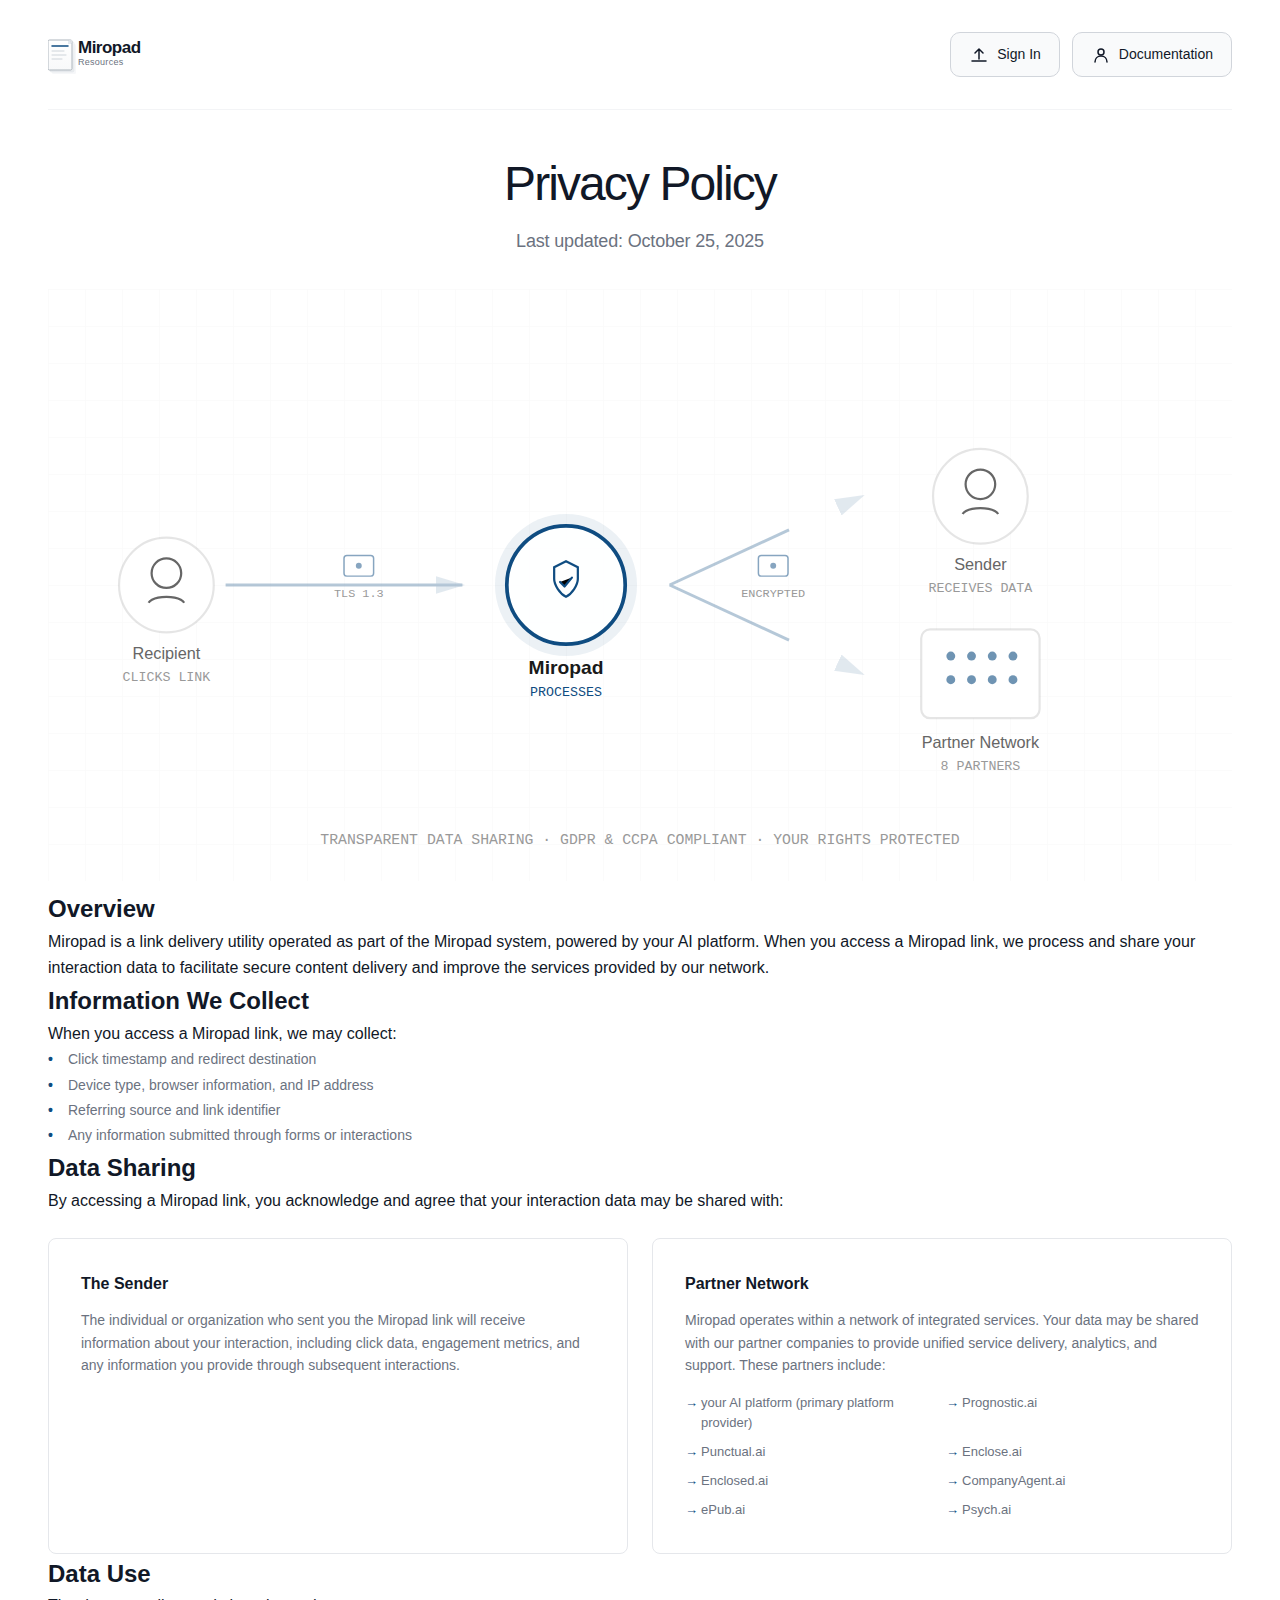
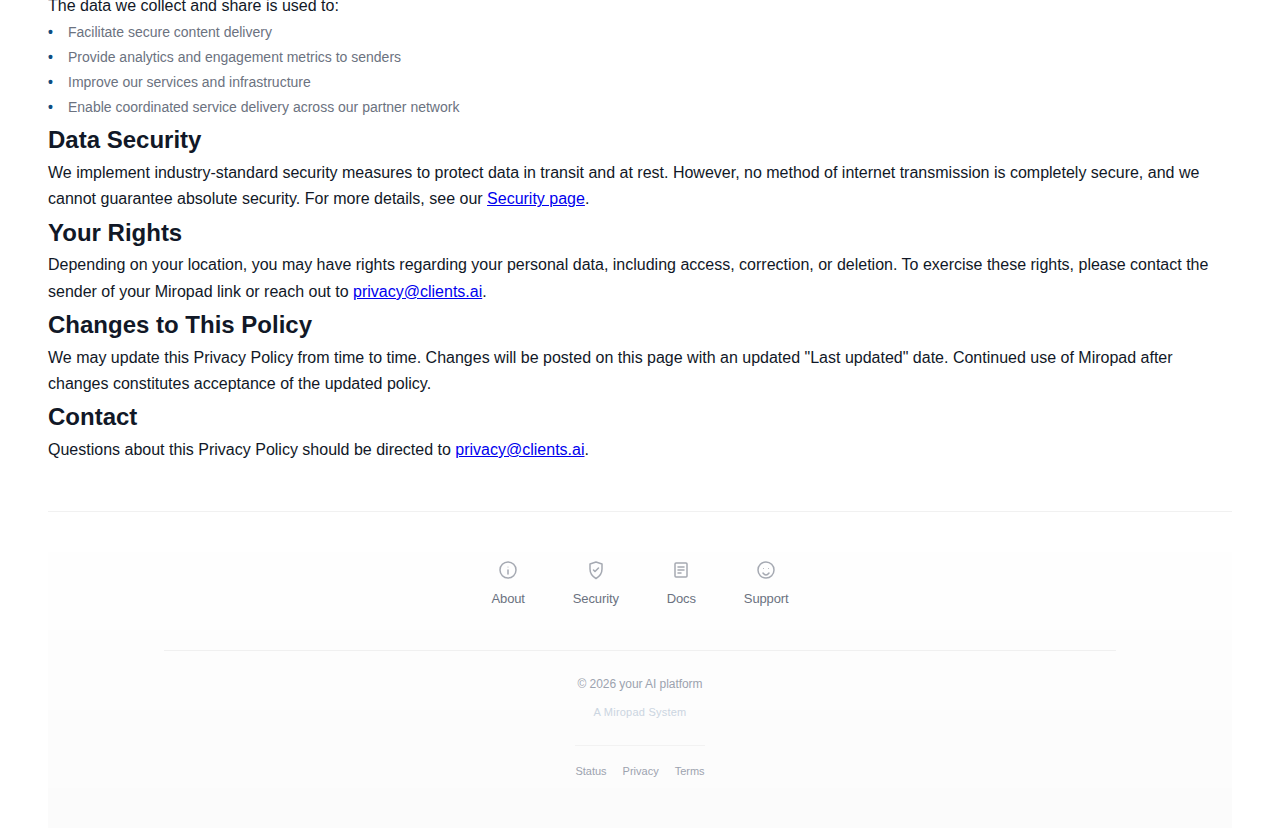
<file: privacy.html>
<!DOCTYPE html>
<html lang="en">
<head>
    <meta charset="UTF-8">
    <meta name="viewport" content="width=device-width, initial-scale=1.0">
    <title>Privacy – Miropad</title>
    <link rel="stylesheet" href="styles.css">
    <link rel="icon" type="image/svg+xml" href="favicon.svg">
    <link rel="apple-touch-icon" href="miropad-icon.svg">
</head>
<body>
    <div class="container">
        <header>
            <div class="header-content">
                <div class="logo">
                    <a href="/" class="logo-link">
                        <img src="logo.svg" alt="Miropad" class="logo-image" width="120" height="40">
                    </a>
                </div>
                <div class="header-right">
                    <a href="https://app.clients.ai" class="header-action-btn">
                        <svg width="20" height="20" viewBox="0 0 20 20" fill="none" xmlns="http://www.w3.org/2000/svg">
                            <path d="M10 14V4M10 4L6 8M10 4L14 8" stroke="currentColor" stroke-width="1.5" stroke-linecap="round" stroke-linejoin="round"/>
                            <path d="M3 16H17" stroke="currentColor" stroke-width="1.5" stroke-linecap="round"/>
                        </svg>
                        <span>Sign In</span>
                    </a>
                    <a href="/docs" class="header-action-btn">
                        <svg width="20" height="20" viewBox="0 0 20 20" fill="none" xmlns="http://www.w3.org/2000/svg">
                            <circle cx="10" cy="7" r="3" stroke="currentColor" stroke-width="1.5"/>
                            <path d="M4 17C4 13.5 6.5 11 10 11C13.5 11 16 13.5 16 17" stroke="currentColor" stroke-width="1.5" stroke-linecap="round"/>
                        </svg>
                        <span>Documentation</span>
                    </a>
                </div>
            </div>
        </header>

        <!-- View Resource Modal -->
        <div class="modal" id="uploadModal" role="dialog" aria-labelledby="modalTitle" aria-hidden="true">
            <div class="modal-overlay" id="modalOverlay"></div>
            <div class="modal-content">
                <button class="modal-close" id="modalClose" aria-label="Close">
                    <svg width="24" height="24" viewBox="0 0 24 24" fill="none" xmlns="http://www.w3.org/2000/svg">
                        <path d="M18 6L6 18M6 6L18 18" stroke="currentColor" stroke-width="2" stroke-linecap="round"/>
                    </svg>
                </a>
                <h2 id="modalTitle">Powered by Clients.ai</h2>
                <p class="modal-description">Miropad is the secure delivery layer for AI-generated content resources created by Clients.ai agents.</p>
                <p class="modal-description">Our AI agents create personalized resources—reports, audits, guides, and strategic recommendations—and share them through verified links, driving meaningful engagement for your business.</p>
                <a href="https://clients.ai" class="modal-cta">Start Free Trial at Clients.ai →</a>
            </div>
        </div>

        <div class="page-hero">
            <h1>Privacy Policy</h1>
            <p class="hero-subtitle">Last updated: October 25, 2025</p>
        </div>

        <!-- Data Flow Visualization -->
        <div class="page-visualization">
            <svg viewBox="0 0 800 400" xmlns="http://www.w3.org/2000/svg" aria-label="Data flow and protection visualization">
                <defs>
                    <linearGradient id="dataFlow" x1="0%" y1="0%" x2="100%" y2="0%">
                        <stop offset="0%" style="stop-color:#0F4C81;stop-opacity:0.3" />
                        <stop offset="100%" style="stop-color:#0F4C81;stop-opacity:0.1" />
                    </linearGradient>

                    <marker id="arrowhead" markerWidth="10" markerHeight="10" refX="9" refY="3" orient="auto">
                        <polygon points="0 0, 10 3, 0 6" fill="#0F4C81" opacity="0.4"/>
                    </marker>

                    <filter id="nodeGlow">
                        <feGaussianBlur stdDeviation="2"/>
                        <feMerge>
                            <feMergeNode/>
                            <feMergeNode in="SourceGraphic"/>
                        </feMerge>
                    </filter>
                </defs>

                <!-- Background -->
                <pattern id="privacyGrid" width="25" height="25" patternUnits="userSpaceOnUse">
                    <path d="M 25 0 L 0 0 0 25" fill="none" stroke="rgba(0,0,0,0.02)" stroke-width="1"/>
                </pattern>
                <rect width="800" height="400" fill="url(#privacyGrid)"/>

                <!-- Data flow paths -->
                <g opacity="0.3" stroke="#0F4C81" stroke-width="2" fill="none" marker-end="url(#arrowhead)">
                    <!-- Recipient to Miropad -->
                    <path d="M 120 200 L 280 200">
                        <animate attributeName="stroke-dasharray" values="0,1000;1000,0" dur="3s" repeatCount="indefinite"/>
                    </path>
                    <!-- Miropad to Sender -->
                    <path d="M 420 200 L 550 140">
                        <animate attributeName="stroke-dasharray" values="0,1000;1000,0" dur="3s" begin="0.5s" repeatCount="indefinite"/>
                    </path>
                    <!-- Miropad to Partners -->
                    <path d="M 420 200 L 550 260">
                        <animate attributeName="stroke-dasharray" values="0,1000;1000,0" dur="3s" begin="0.5s" repeatCount="indefinite"/>
                    </path>
                </g>

                <!-- Recipient (left) -->
                <g transform="translate(80, 200)">
                    <circle cx="0" cy="0" r="32" fill="rgba(255,255,255,0.9)" stroke="rgba(0,0,0,0.1)" stroke-width="1.5"/>
                    <circle cx="0" cy="-8" r="10" fill="none" stroke="#666" stroke-width="1.5"/>
                    <path d="M -12 12 C -12 12 -10 8 0 8 C 10 8 12 12 12 12" fill="none" stroke="#666" stroke-width="1.5"/>
                    <text x="0" y="50" text-anchor="middle" font-family="-apple-system, sans-serif" font-size="11" fill="#666">Recipient</text>
                    <text x="0" y="65" text-anchor="middle" font-family="SF Mono, monospace" font-size="9" fill="#999">CLICKS LINK</text>
                </g>

                <!-- Miropad (center) -->
                <g transform="translate(350, 200)">
                    <circle cx="0" cy="0" r="48" fill="rgba(15, 76, 129, 0.08)"/>
                    <circle cx="0" cy="0" r="40" fill="rgba(255,255,255,0.95)" stroke="#0F4C81" stroke-width="2.5"/>
                    <!-- Shield icon -->
                    <path d="M0 -16L-8 -12V-4C-8 0 -4 6 0 8C4 6 8 0 8 -4V-12L0 -16Z" fill="none" stroke="#0F4C81" stroke-width="1.5"/>
                    <path d="M-4 -2L-1 1L4 -5" stroke="#0F4C81" stroke-width="1.5" stroke-linecap="round" stroke-linejoin="round"/>
                    <text x="0" y="60" text-anchor="middle" font-family="-apple-system, sans-serif" font-size="13" font-weight="600" fill="#1a1a1a">Miropad</text>
                    <text x="0" y="75" text-anchor="middle" font-family="SF Mono, monospace" font-size="9" fill="#0F4C81">PROCESSES</text>
                </g>

                <!-- Sender (top right) -->
                <g transform="translate(630, 140)">
                    <circle cx="0" cy="0" r="32" fill="rgba(255,255,255,0.9)" stroke="rgba(0,0,0,0.1)" stroke-width="1.5"/>
                    <circle cx="0" cy="-8" r="10" fill="none" stroke="#666" stroke-width="1.5"/>
                    <path d="M -12 12 C -12 12 -10 8 0 8 C 10 8 12 12 12 12" fill="none" stroke="#666" stroke-width="1.5"/>
                    <text x="0" y="50" text-anchor="middle" font-family="-apple-system, sans-serif" font-size="11" fill="#666">Sender</text>
                    <text x="0" y="65" text-anchor="middle" font-family="SF Mono, monospace" font-size="9" fill="#999">RECEIVES DATA</text>
                </g>

                <!-- Partner Network (bottom right) -->
                <g transform="translate(630, 260)">
                    <rect x="-40" y="-30" width="80" height="60" rx="6" fill="rgba(255,255,255,0.9)" stroke="rgba(0,0,0,0.1)" stroke-width="1.5"/>
                    <!-- 8 small dots representing partners -->
                    <circle cx="-20" cy="-12" r="3" fill="#0F4C81" opacity="0.6"/>
                    <circle cx="-6" cy="-12" r="3" fill="#0F4C81" opacity="0.6"/>
                    <circle cx="8" cy="-12" r="3" fill="#0F4C81" opacity="0.6"/>
                    <circle cx="22" cy="-12" r="3" fill="#0F4C81" opacity="0.6"/>
                    <circle cx="-20" cy="4" r="3" fill="#0F4C81" opacity="0.6"/>
                    <circle cx="-6" cy="4" r="3" fill="#0F4C81" opacity="0.6"/>
                    <circle cx="8" cy="4" r="3" fill="#0F4C81" opacity="0.6"/>
                    <circle cx="22" cy="4" r="3" fill="#0F4C81" opacity="0.6"/>
                    <text x="0" y="50" text-anchor="middle" font-family="-apple-system, sans-serif" font-size="11" fill="#666">Partner Network</text>
                    <text x="0" y="65" text-anchor="middle" font-family="SF Mono, monospace" font-size="9" fill="#999">8 PARTNERS</text>
                </g>

                <!-- Encryption indicators -->
                <g transform="translate(200, 180)">
                    <rect x="0" y="0" width="20" height="14" rx="2" fill="none" stroke="#0F4C81" stroke-width="1" opacity="0.5"/>
                    <circle cx="10" cy="7" r="2" fill="#0F4C81" opacity="0.5"/>
                    <text x="10" y="28" text-anchor="middle" font-family="SF Mono, monospace" font-size="8" fill="#999">TLS 1.3</text>
                </g>

                <g transform="translate(480, 180)">
                    <rect x="0" y="0" width="20" height="14" rx="2" fill="none" stroke="#0F4C81" stroke-width="1" opacity="0.5"/>
                    <circle cx="10" cy="7" r="2" fill="#0F4C81" opacity="0.5"/>
                    <text x="10" y="28" text-anchor="middle" font-family="SF Mono, monospace" font-size="8" fill="#999">ENCRYPTED</text>
                </g>

                <!-- Footer text -->
                <g font-family="SF Mono, monospace" font-size="10" fill="#999">
                    <text x="400" y="375" text-anchor="middle">TRANSPARENT DATA SHARING · GDPR & CCPA COMPLIANT · YOUR RIGHTS PROTECTED</text>
                </g>
            </svg>
        </div>

        <!-- Overview Section -->
        <div class="content-section">
            <div class="section-header">
                <h2>Overview</h2>
            </div>
            <div class="section-body">
                <p>
                    Miropad is a link delivery utility operated as part of the Miropad system, powered by your AI platform.
                    When you access a Miropad link, we process and share your interaction data to facilitate secure content delivery
                    and improve the services provided by our network.
                </p>
            </div>
        </div>

        <!-- Information We Collect Section -->
        <div class="content-section">
            <div class="section-header">
                <h2>Information We Collect</h2>
            </div>
            <div class="section-body">
                <p>When you access a Miropad link, we may collect:</p>
                <ul class="feature-list">
                    <li>Click timestamp and redirect destination</li>
                    <li>Device type, browser information, and IP address</li>
                    <li>Referring source and link identifier</li>
                    <li>Any information submitted through forms or interactions</li>
                </ul>
            </div>
        </div>

        <!-- Data Sharing Section -->
        <div class="content-section">
            <div class="section-header">
                <h2>Data Sharing</h2>
            </div>
            <div class="section-body">
                <p>
                    By accessing a Miropad link, you acknowledge and agree that your interaction data may be shared with:
                </p>

                <div class="data-sharing-cards">
                    <div class="sharing-card">
                        <h3>The Sender</h3>
                        <p>
                            The individual or organization who sent you the Miropad link will receive information about your
                            interaction, including click data, engagement metrics, and any information you provide through
                            subsequent interactions.
                        </p>
                    </div>

                    <div class="sharing-card">
                        <h3>Partner Network</h3>
                        <p>
                            Miropad operates within a network of integrated services. Your data may be shared with our partner
                            companies to provide unified service delivery, analytics, and support. These partners include:
                        </p>
                        <ul class="partner-list">
                            <li>your AI platform (primary platform provider)</li>
                            <li>Prognostic.ai</li>
                            <li>Punctual.ai</li>
                            <li>Enclose.ai</li>
                            <li>Enclosed.ai</li>
                            <li>CompanyAgent.ai</li>
                            <li>ePub.ai</li>
                            <li>Psych.ai</li>
                        </ul>
                    </div>
                </div>
            </div>
        </div>

        <!-- Data Use Section -->
        <div class="content-section">
            <div class="section-header">
                <h2>Data Use</h2>
            </div>
            <div class="section-body">
                <p>The data we collect and share is used to:</p>
                <ul class="feature-list">
                    <li>Facilitate secure content delivery</li>
                    <li>Provide analytics and engagement metrics to senders</li>
                    <li>Improve our services and infrastructure</li>
                    <li>Enable coordinated service delivery across our partner network</li>
                </ul>
            </div>
        </div>

        <!-- Data Security Section -->
        <div class="content-section">
            <div class="section-header">
                <h2>Data Security</h2>
            </div>
            <div class="section-body">
                <p>
                    We implement industry-standard security measures to protect data in transit and at rest.
                    However, no method of internet transmission is completely secure, and we cannot guarantee absolute security.
                    For more details, see our <a href="/security">Security page</a>.
                </p>
            </div>
        </div>

        <!-- Your Rights Section -->
        <div class="content-section">
            <div class="section-header">
                <h2>Your Rights</h2>
            </div>
            <div class="section-body">
                <p>
                    Depending on your location, you may have rights regarding your personal data, including access,
                    correction, or deletion. To exercise these rights, please contact the sender of your Miropad link
                    or reach out to <a href="mailto:privacy@clients.ai">privacy@clients.ai</a>.
                </p>
            </div>
        </div>

        <!-- Changes to This Policy Section -->
        <div class="content-section">
            <div class="section-header">
                <h2>Changes to This Policy</h2>
            </div>
            <div class="section-body">
                <p>
                    We may update this Privacy Policy from time to time. Changes will be posted on this page with
                    an updated "Last updated" date. Continued use of Miropad after changes constitutes acceptance of the updated policy.
                </p>
            </div>
        </div>

        <!-- Contact Section -->
        <div class="content-section" style="border-bottom: none;">
            <div class="section-header">
                <h2>Contact</h2>
            </div>
            <div class="section-body">
                <p>
                    Questions about this Privacy Policy should be directed to <a href="mailto:privacy@clients.ai">privacy@clients.ai</a>.
                </p>
            </div>
        </div>

        <footer class="ive-footer">
            <div class="footer-wrapper">
                <nav class="footer-main-nav">
                    <a href="/about" class="footer-nav-item">
                        <svg width="20" height="20" viewBox="0 0 20 20" fill="none" xmlns="http://www.w3.org/2000/svg">
                            <circle cx="10" cy="10" r="8" stroke="currentColor" stroke-width="1.5"/>
                            <path d="M10 10V14" stroke="currentColor" stroke-width="1.5" stroke-linecap="round"/>
                            <circle cx="10" cy="7" r="0.5" fill="currentColor"/>
                        </svg>
                        <span>About</span>
                    </a>
                    <a href="/security" class="footer-nav-item">
                        <svg width="20" height="20" viewBox="0 0 20 20" fill="none" xmlns="http://www.w3.org/2000/svg">
                            <path d="M10 2L4 4V9C4 13 6.5 16.5 10 18.5C13.5 16.5 16 13 16 9V4L10 2Z" stroke="currentColor" stroke-width="1.5" stroke-linejoin="round"/>
                            <path d="M7.5 10L9 11.5L12.5 8" stroke="currentColor" stroke-width="1.5" stroke-linecap="round" stroke-linejoin="round"/>
                        </svg>
                        <span>Security</span>
                    </a>
                    <a href="/docs" class="footer-nav-item">
                        <svg width="20" height="20" viewBox="0 0 20 20" fill="none" xmlns="http://www.w3.org/2000/svg">
                            <rect x="4" y="3" width="12" height="14" rx="1" stroke="currentColor" stroke-width="1.5"/>
                            <path d="M7 7H13M7 10H13M7 13H10" stroke="currentColor" stroke-width="1.5" stroke-linecap="round"/>
                        </svg>
                        <span>Docs</span>
                    </a>
                    <a href="/support" class="footer-nav-item">
                        <svg width="20" height="20" viewBox="0 0 20 20" fill="none" xmlns="http://www.w3.org/2000/svg">
                            <circle cx="10" cy="10" r="8" stroke="currentColor" stroke-width="1.5"/>
                            <path d="M7 13C7 13 8.5 15 10 15C11.5 15 13 13 13 13" stroke="currentColor" stroke-width="1.5" stroke-linecap="round"/>
                            <circle cx="7.5" cy="8.5" r="0.5" fill="currentColor"/>
                            <circle cx="12.5" cy="8.5" r="0.5" fill="currentColor"/>
                        </svg>
                        <span>Support</span>
                    </a>
                </nav>
                <div class="footer-meta">
                    <p class="footer-copyright">© <span id="current-year">2025</span> your AI platform</p>
                    <p class="footer-tagline">A Miropad System</p>
                    <nav class="footer-legal-nav">
                        <a href="/status">Status</a>
                        <a href="/privacy">Privacy</a>
                        <a href="/terms">Terms</a>
                    </nav>
                </div>
            </div>
        </footer>
    </div>
    <script>document.getElementById('current-year').textContent = new Date().getFullYear();</script>
    <script>
    // Upload Modal
    (function() {
        const modal = document.getElementById('uploadModal');
        const uploadBtn = document.getElementById('uploadBtn');
        const modalClose = document.getElementById('modalClose');
        const modalOverlay = document.getElementById('modalOverlay');

        function openModal() {
            modal.classList.add('active');
            document.body.style.overflow = 'hidden';
            modal.setAttribute('aria-hidden', 'false');
        }

        function closeModal() {
            modal.classList.remove('active');
            document.body.style.overflow = '';
            modal.setAttribute('aria-hidden', 'true');
        }

        uploadBtn.addEventListener('click', openModal);
        modalClose.addEventListener('click', closeModal);
        modalOverlay.addEventListener('click', closeModal);

        document.addEventListener('keydown', function(e) {
            if (e.key === 'Escape' && modal.classList.contains('active')) {
                closeModal();
            }
        });
    })();
    </script>
</body>
</html>
</file>
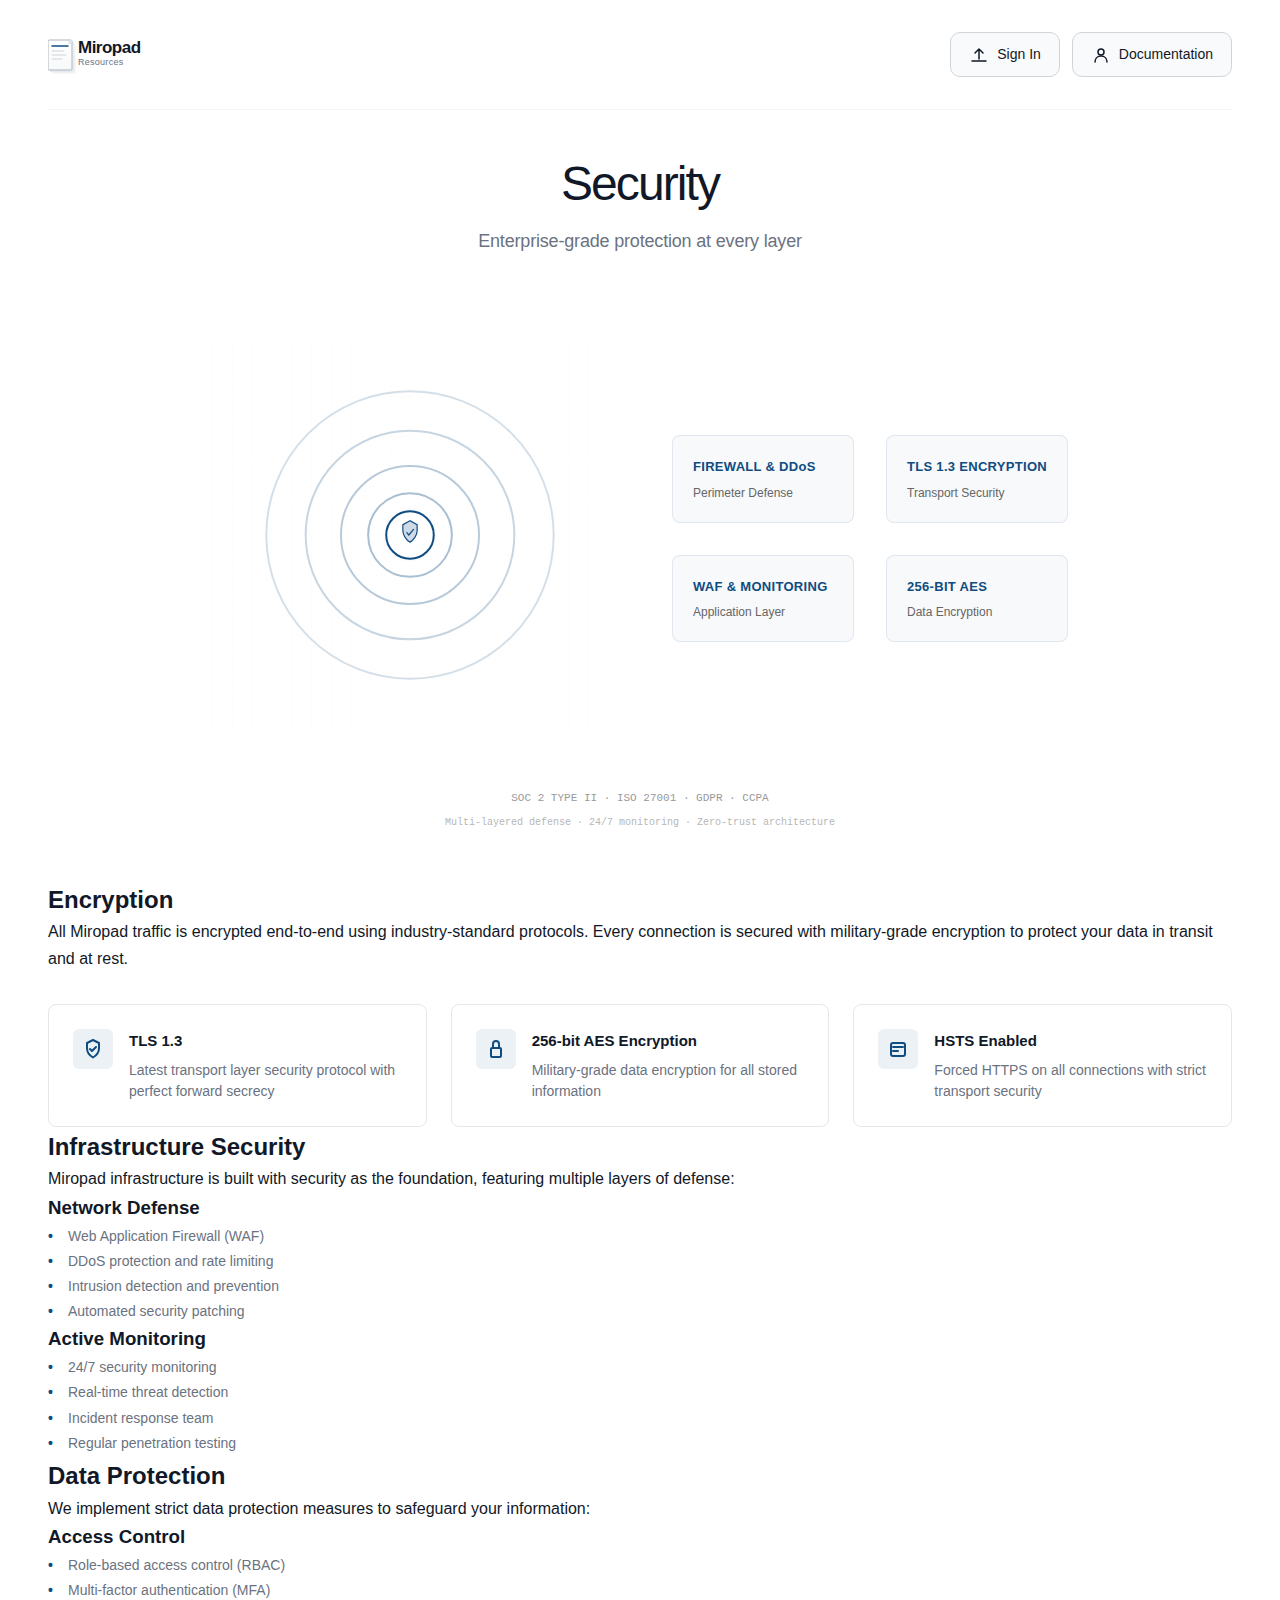
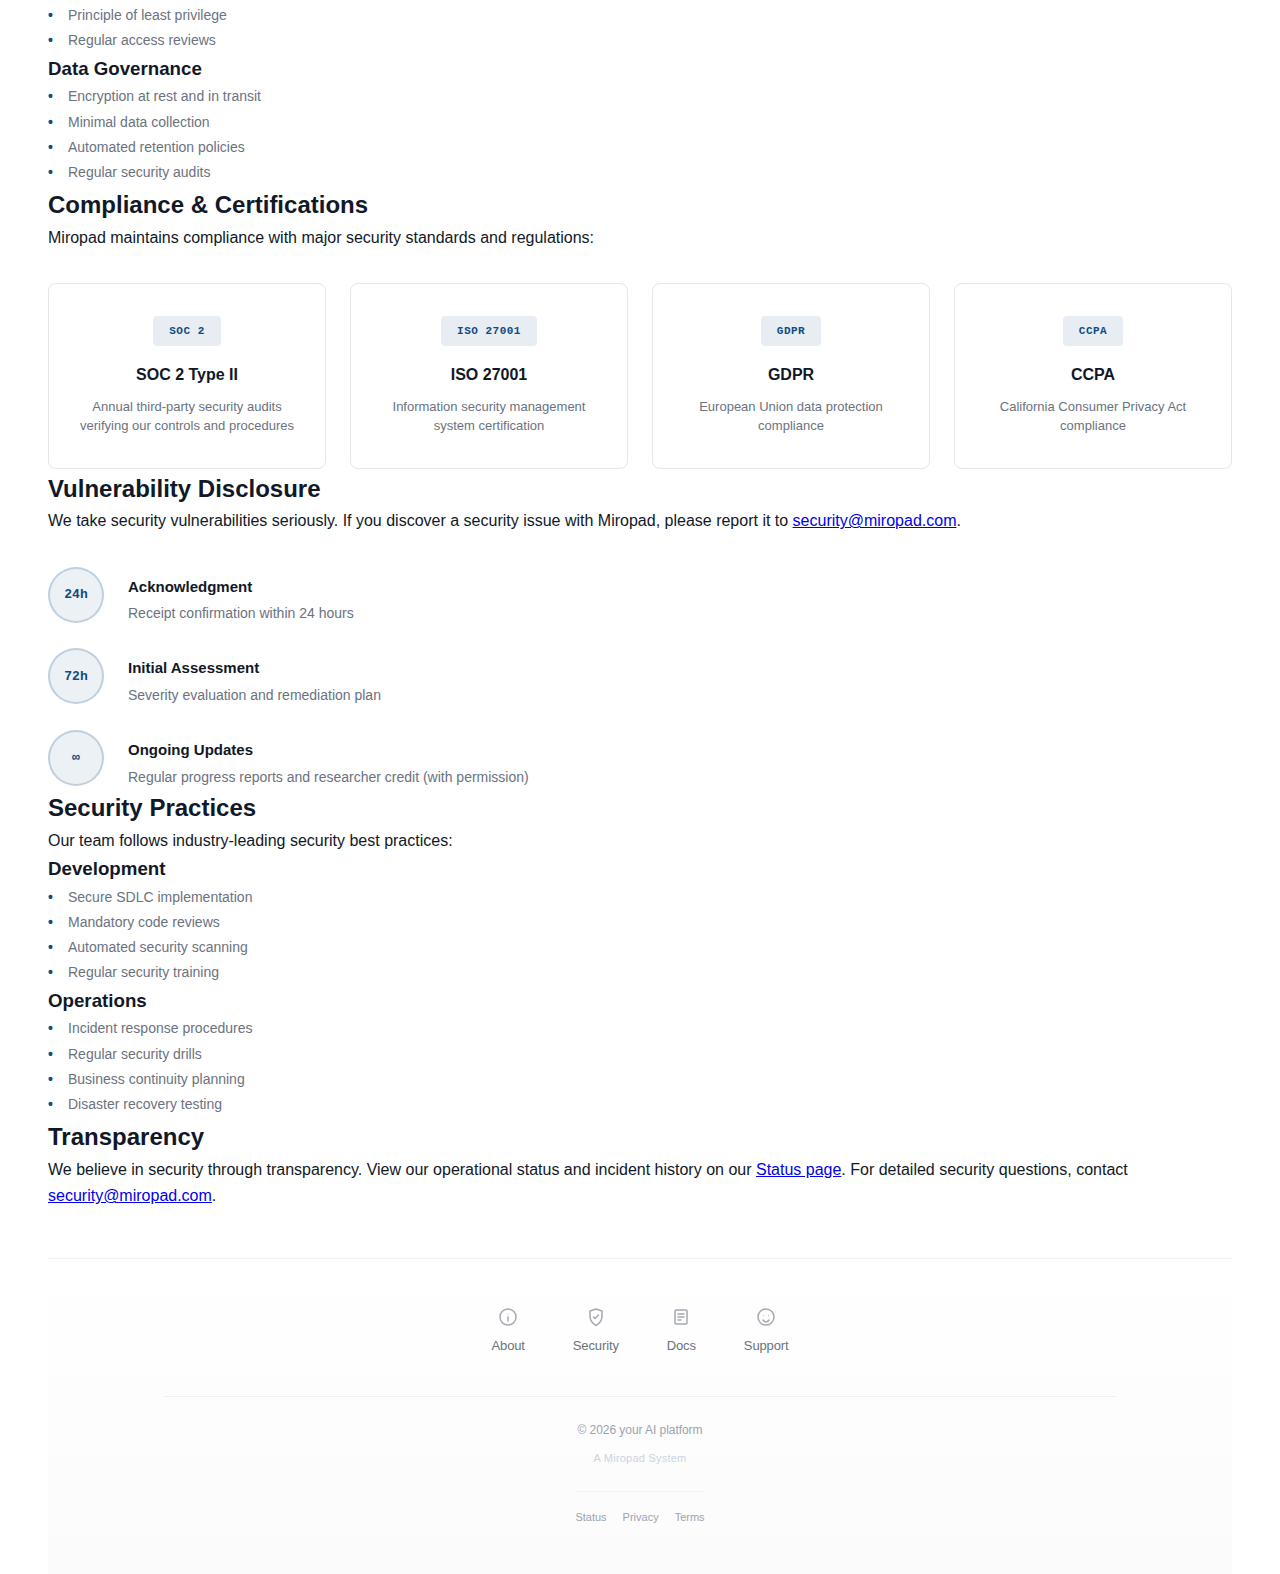
<file: security.html>
<!DOCTYPE html>
<html lang="en">
<head>
    <meta charset="UTF-8">
    <meta name="viewport" content="width=device-width, initial-scale=1.0">
    <title>Security – Miropad</title>
    <link rel="stylesheet" href="styles.css">
    <link rel="icon" type="image/svg+xml" href="favicon.svg">
    <link rel="apple-touch-icon" href="miropad-icon.svg">
</head>
<body>
    <div class="container">
        <header>
            <div class="header-content">
                <div class="logo">
                    <a href="/" class="logo-link">
                        <img src="logo.svg" alt="Miropad" class="logo-image" width="120" height="40">
                    </a>
                </div>
                <div class="header-right">
                    <a href="https://app.clients.ai" class="header-action-btn">
                        <svg width="20" height="20" viewBox="0 0 20 20" fill="none" xmlns="http://www.w3.org/2000/svg">
                            <path d="M10 14V4M10 4L6 8M10 4L14 8" stroke="currentColor" stroke-width="1.5" stroke-linecap="round" stroke-linejoin="round"/>
                            <path d="M3 16H17" stroke="currentColor" stroke-width="1.5" stroke-linecap="round"/>
                        </svg>
                        <span>Sign In</span>
                    </a>
                    <a href="/docs" class="header-action-btn">
                        <svg width="20" height="20" viewBox="0 0 20 20" fill="none" xmlns="http://www.w3.org/2000/svg">
                            <circle cx="10" cy="7" r="3" stroke="currentColor" stroke-width="1.5"/>
                            <path d="M4 17C4 13.5 6.5 11 10 11C13.5 11 16 13.5 16 17" stroke="currentColor" stroke-width="1.5" stroke-linecap="round"/>
                        </svg>
                        <span>Documentation</span>
                    </a>
                </div>
            </div>
        </header>

        <!-- View Resource Modal -->
        <div class="modal" id="uploadModal" role="dialog" aria-labelledby="modalTitle" aria-hidden="true">
            <div class="modal-overlay" id="modalOverlay"></div>
            <div class="modal-content">
                <button class="modal-close" id="modalClose" aria-label="Close">
                    <svg width="24" height="24" viewBox="0 0 24 24" fill="none" xmlns="http://www.w3.org/2000/svg">
                        <path d="M18 6L6 18M6 6L18 18" stroke="currentColor" stroke-width="2" stroke-linecap="round"/>
                    </svg>
                </a>
                <h2 id="modalTitle">Powered by Clients.ai</h2>
                <p class="modal-description">Miropad is the secure delivery layer for AI-generated content resources created by Clients.ai agents.</p>
                <p class="modal-description">Our AI agents create personalized resources—reports, audits, guides, and strategic recommendations—and share them through verified links, driving meaningful engagement for your business.</p>
                <a href="https://clients.ai" class="modal-cta">Start Free Trial at Clients.ai →</a>
            </div>
        </div>

        <div class="page-hero">
            <h1>Security</h1>
            <p class="hero-subtitle">Enterprise-grade protection at every layer</p>
        </div>

        <!-- Layered Defense Visualization -->
        <div style="max-width: 1200px; margin: 48px auto; padding: 0 24px;">
            <div style="display: grid; grid-template-columns: 1fr 1fr; gap: 64px; align-items: center;">
                <!-- Security Layers SVG -->
                <div>
                    <svg viewBox="0 0 500 500" xmlns="http://www.w3.org/2000/svg" aria-label="Multi-layered security architecture">
                        <defs>
                            <filter id="layerGlow">
                                <feGaussianBlur stdDeviation="3" result="coloredBlur"/>
                                <feMerge>
                                    <feMergeNode in="coloredBlur"/>
                                    <feMergeNode in="SourceGraphic"/>
                                </feMerge>
                            </filter>

                            <radialGradient id="coreGlow">
                                <stop offset="0%" style="stop-color:#0F4C81;stop-opacity:0.3" />
                                <stop offset="100%" style="stop-color:#0F4C81;stop-opacity:0" />
                            </radialGradient>
                        </defs>

                        <!-- Background grid -->
                        <pattern id="securityGrid" width="25" height="25" patternUnits="userSpaceOnUse">
                            <path d="M 25 0 L 0 0 0 25" fill="none" stroke="rgba(0,0,0,0.02)" stroke-width="1"/>
                        </pattern>
                        <rect width="500" height="500" fill="url(#securityGrid)"/>

                        <!-- Concentric security layers -->
                        <g transform="translate(250, 250)">
                            <!-- Layer 4: Perimeter (Firewall) -->
                            <circle cx="0" cy="0" r="180" fill="none" stroke="#0F4C81" stroke-width="2.5" opacity="0.15">
                                <animate attributeName="r" values="180;185;180" dur="6s" repeatCount="indefinite"/>
                                <animate attributeName="opacity" values="0.15;0.25;0.15" dur="6s" repeatCount="indefinite"/>
                            </circle>

                            <!-- Layer 3: Transport Security -->
                            <circle cx="0" cy="0" r="130" fill="none" stroke="#0F4C81" stroke-width="2.5" opacity="0.2">
                                <animate attributeName="r" values="130;135;130" dur="5s" repeatCount="indefinite"/>
                                <animate attributeName="opacity" values="0.2;0.3;0.2" dur="5s" repeatCount="indefinite"/>
                            </circle>

                            <!-- Layer 2: Application Security -->
                            <circle cx="0" cy="0" r="85" fill="none" stroke="#0F4C81" stroke-width="2.5" opacity="0.25">
                                <animate attributeName="r" values="85;90;85" dur="4s" repeatCount="indefinite"/>
                                <animate attributeName="opacity" values="0.25;0.35;0.25" dur="4s" repeatCount="indefinite"/>
                            </circle>

                            <!-- Layer 1: Data Protection -->
                            <circle cx="0" cy="0" r="50" fill="none" stroke="#0F4C81" stroke-width="2.5" opacity="0.3">
                                <animate attributeName="r" values="50;55;50" dur="3s" repeatCount="indefinite"/>
                                <animate attributeName="opacity" values="0.3;0.4;0.3" dur="3s" repeatCount="indefinite"/>
                            </circle>

                            <!-- Core: Protected Data -->
                            <circle cx="0" cy="0" r="35" fill="url(#coreGlow)"/>
                            <circle cx="0" cy="0" r="30" fill="rgba(255,255,255,0.98)" stroke="#0F4C81" stroke-width="2.5"/>

                            <!-- Central shield icon -->
                            <path d="M0 -18L-9 -13V-5C-9 0 -4.5 6.5 0 9C4.5 6.5 9 0 9 -5V-13L0 -18Z"
                                  fill="#0F4C81" opacity="0.2"/>
                            <path d="M0 -18L-9 -13V-5C-9 0 -4.5 6.5 0 9C4.5 6.5 9 0 9 -5V-13L0 -18Z"
                                  fill="none" stroke="#0F4C81" stroke-width="1.5"/>
                            <path d="M-4 -3L-1.5 0L4.5 -7" fill="none" stroke="#0F4C81" stroke-width="1.5"
                                  stroke-linecap="round" stroke-linejoin="round"/>
                        </g>
                    </svg>
                </div>

                <!-- Security Layer Labels (2-column grid) -->
                <div style="display: grid; grid-template-columns: 1fr 1fr; gap: 32px;">
                    <!-- Layer 4 -->
                    <div style="padding: 20px; background: rgba(15, 76, 129, 0.03); border-radius: 8px; border: 1px solid rgba(15, 76, 129, 0.1);">
                        <div style="font-family: -apple-system, sans-serif; font-weight: 600; font-size: 13px; color: #0F4C81; margin-bottom: 6px; letter-spacing: 0.3px;">FIREWALL & DDoS</div>
                        <div style="font-family: -apple-system, sans-serif; font-size: 12px; color: #666; line-height: 1.5;">Perimeter Defense</div>
                    </div>

                    <!-- Layer 3 -->
                    <div style="padding: 20px; background: rgba(15, 76, 129, 0.03); border-radius: 8px; border: 1px solid rgba(15, 76, 129, 0.1);">
                        <div style="font-family: -apple-system, sans-serif; font-weight: 600; font-size: 13px; color: #0F4C81; margin-bottom: 6px; letter-spacing: 0.3px;">TLS 1.3 ENCRYPTION</div>
                        <div style="font-family: -apple-system, sans-serif; font-size: 12px; color: #666; line-height: 1.5;">Transport Security</div>
                    </div>

                    <!-- Layer 2 -->
                    <div style="padding: 20px; background: rgba(15, 76, 129, 0.03); border-radius: 8px; border: 1px solid rgba(15, 76, 129, 0.1);">
                        <div style="font-family: -apple-system, sans-serif; font-weight: 600; font-size: 13px; color: #0F4C81; margin-bottom: 6px; letter-spacing: 0.3px;">WAF & MONITORING</div>
                        <div style="font-family: -apple-system, sans-serif; font-size: 12px; color: #666; line-height: 1.5;">Application Layer</div>
                    </div>

                    <!-- Layer 1 -->
                    <div style="padding: 20px; background: rgba(15, 76, 129, 0.03); border-radius: 8px; border: 1px solid rgba(15, 76, 129, 0.1);">
                        <div style="font-family: -apple-system, sans-serif; font-weight: 600; font-size: 13px; color: #0F4C81; margin-bottom: 6px; letter-spacing: 0.3px;">256-BIT AES</div>
                        <div style="font-family: -apple-system, sans-serif; font-size: 12px; color: #666; line-height: 1.5;">Data Encryption</div>
                    </div>
                </div>
            </div>

            <!-- Security metrics -->
            <div style="margin-top: 48px; text-align: center; font-family: SF Mono, monospace; color: #999;">
                <div style="font-size: 11px; margin-bottom: 8px;">SOC 2 TYPE II · ISO 27001 · GDPR · CCPA</div>
                <div style="font-size: 10px; opacity: 0.7;">Multi-layered defense · 24/7 monitoring · Zero-trust architecture</div>
            </div>
        </div>

        <!-- Encryption Section -->
        <div class="content-section">
            <div class="section-header">
                <h2>Encryption</h2>
            </div>
            <div class="section-body">
                <p>
                    All Miropad traffic is encrypted end-to-end using industry-standard protocols. Every connection
                    is secured with military-grade encryption to protect your data in transit and at rest.
                </p>
                <div class="security-features">
                    <div class="security-feature">
                        <div class="feature-icon">
                            <svg width="24" height="24" viewBox="0 0 24 24" fill="none" xmlns="http://www.w3.org/2000/svg">
                                <path d="M12 3L6 6V11C6 15 8.5 18.5 12 20.5C15.5 18.5 18 15 18 11V6L12 3Z" stroke="#0F4C81" stroke-width="2" stroke-linejoin="round"/>
                                <path d="M9 12L11 14L15 10" stroke="#0F4C81" stroke-width="2" stroke-linecap="round" stroke-linejoin="round"/>
                            </svg>
                        </div>
                        <div class="feature-content">
                            <h3>TLS 1.3</h3>
                            <p>Latest transport layer security protocol with perfect forward secrecy</p>
                        </div>
                    </div>
                    <div class="security-feature">
                        <div class="feature-icon">
                            <svg width="24" height="24" viewBox="0 0 24 24" fill="none" xmlns="http://www.w3.org/2000/svg">
                                <rect x="7" y="11" width="10" height="9" rx="1" stroke="#0F4C81" stroke-width="2"/>
                                <path d="M9 11V7C9 5.34315 10.3431 4 12 4C13.6569 4 15 5.34315 15 7V11" stroke="#0F4C81" stroke-width="2"/>
                            </svg>
                        </div>
                        <div class="feature-content">
                            <h3>256-bit AES Encryption</h3>
                            <p>Military-grade data encryption for all stored information</p>
                        </div>
                    </div>
                    <div class="security-feature">
                        <div class="feature-icon">
                            <svg width="24" height="24" viewBox="0 0 24 24" fill="none" xmlns="http://www.w3.org/2000/svg">
                                <path d="M7 10H17M7 14H12" stroke="#0F4C81" stroke-width="2" stroke-linecap="round"/>
                                <rect x="5" y="6" width="14" height="13" rx="2" stroke="#0F4C81" stroke-width="2"/>
                            </svg>
                        </div>
                        <div class="feature-content">
                            <h3>HSTS Enabled</h3>
                            <p>Forced HTTPS on all connections with strict transport security</p>
                        </div>
                    </div>
                </div>
            </div>
        </div>

        <!-- Infrastructure Security Section -->
        <div class="content-section">
            <div class="section-header">
                <h2>Infrastructure Security</h2>
            </div>
            <div class="section-body">
                <p>Miropad infrastructure is built with security as the foundation, featuring multiple layers of defense:</p>
                <div class="content-grid">
                    <div class="content-card">
                        <h3>Network Defense</h3>
                        <ul class="feature-list">
                            <li>Web Application Firewall (WAF)</li>
                            <li>DDoS protection and rate limiting</li>
                            <li>Intrusion detection and prevention</li>
                            <li>Automated security patching</li>
                        </ul>
                    </div>
                    <div class="content-card">
                        <h3>Active Monitoring</h3>
                        <ul class="feature-list">
                            <li>24/7 security monitoring</li>
                            <li>Real-time threat detection</li>
                            <li>Incident response team</li>
                            <li>Regular penetration testing</li>
                        </ul>
                    </div>
                </div>
            </div>
        </div>

        <!-- Data Protection Section -->
        <div class="content-section">
            <div class="section-header">
                <h2>Data Protection</h2>
            </div>
            <div class="section-body">
                <p>We implement strict data protection measures to safeguard your information:</p>
                <div class="content-grid">
                    <div class="content-card">
                        <h3>Access Control</h3>
                        <ul class="feature-list">
                            <li>Role-based access control (RBAC)</li>
                            <li>Multi-factor authentication (MFA)</li>
                            <li>Principle of least privilege</li>
                            <li>Regular access reviews</li>
                        </ul>
                    </div>
                    <div class="content-card">
                        <h3>Data Governance</h3>
                        <ul class="feature-list">
                            <li>Encryption at rest and in transit</li>
                            <li>Minimal data collection</li>
                            <li>Automated retention policies</li>
                            <li>Regular security audits</li>
                        </ul>
                    </div>
                </div>
            </div>
        </div>

        <!-- Compliance Section -->
        <div class="content-section">
            <div class="section-header">
                <h2>Compliance & Certifications</h2>
            </div>
            <div class="section-body">
                <p>Miropad maintains compliance with major security standards and regulations:</p>
                <div class="compliance-grid">
                    <div class="compliance-card">
                        <div class="compliance-badge">SOC 2</div>
                        <h3>SOC 2 Type II</h3>
                        <p>Annual third-party security audits verifying our controls and procedures</p>
                    </div>
                    <div class="compliance-card">
                        <div class="compliance-badge">ISO 27001</div>
                        <h3>ISO 27001</h3>
                        <p>Information security management system certification</p>
                    </div>
                    <div class="compliance-card">
                        <div class="compliance-badge">GDPR</div>
                        <h3>GDPR</h3>
                        <p>European Union data protection compliance</p>
                    </div>
                    <div class="compliance-card">
                        <div class="compliance-badge">CCPA</div>
                        <h3>CCPA</h3>
                        <p>California Consumer Privacy Act compliance</p>
                    </div>
                </div>
            </div>
        </div>

        <!-- Vulnerability Disclosure Section -->
        <div class="content-section">
            <div class="section-header">
                <h2>Vulnerability Disclosure</h2>
            </div>
            <div class="section-body">
                <p>
                    We take security vulnerabilities seriously. If you discover a security issue with Miropad,
                    please report it to <a href="mailto:security@miropad.com">security@miropad.com</a>.
                </p>
                <div class="response-timeline">
                    <div class="timeline-item">
                        <div class="timeline-marker">24h</div>
                        <div class="timeline-content">
                            <h3>Acknowledgment</h3>
                            <p>Receipt confirmation within 24 hours</p>
                        </div>
                    </div>
                    <div class="timeline-item">
                        <div class="timeline-marker">72h</div>
                        <div class="timeline-content">
                            <h3>Initial Assessment</h3>
                            <p>Severity evaluation and remediation plan</p>
                        </div>
                    </div>
                    <div class="timeline-item">
                        <div class="timeline-marker">∞</div>
                        <div class="timeline-content">
                            <h3>Ongoing Updates</h3>
                            <p>Regular progress reports and researcher credit (with permission)</p>
                        </div>
                    </div>
                </div>
            </div>
        </div>

        <!-- Security Practices Section -->
        <div class="content-section">
            <div class="section-header">
                <h2>Security Practices</h2>
            </div>
            <div class="section-body">
                <p>Our team follows industry-leading security best practices:</p>
                <div class="content-grid">
                    <div class="content-card">
                        <h3>Development</h3>
                        <ul class="feature-list">
                            <li>Secure SDLC implementation</li>
                            <li>Mandatory code reviews</li>
                            <li>Automated security scanning</li>
                            <li>Regular security training</li>
                        </ul>
                    </div>
                    <div class="content-card">
                        <h3>Operations</h3>
                        <ul class="feature-list">
                            <li>Incident response procedures</li>
                            <li>Regular security drills</li>
                            <li>Business continuity planning</li>
                            <li>Disaster recovery testing</li>
                        </ul>
                    </div>
                </div>
            </div>
        </div>

        <!-- Transparency Section -->
        <div class="content-section" style="border-bottom: none;">
            <div class="section-header">
                <h2>Transparency</h2>
            </div>
            <div class="section-body">
                <p>
                    We believe in security through transparency. View our operational status and incident history
                    on our <a href="/status">Status page</a>. For detailed security questions, contact
                    <a href="mailto:security@miropad.com">security@miropad.com</a>.
                </p>
            </div>
        </div>

        <footer class="ive-footer">
            <div class="footer-wrapper">
                <nav class="footer-main-nav">
                    <a href="/about" class="footer-nav-item">
                        <svg width="20" height="20" viewBox="0 0 20 20" fill="none" xmlns="http://www.w3.org/2000/svg">
                            <circle cx="10" cy="10" r="8" stroke="currentColor" stroke-width="1.5"/>
                            <path d="M10 10V14" stroke="currentColor" stroke-width="1.5" stroke-linecap="round"/>
                            <circle cx="10" cy="7" r="0.5" fill="currentColor"/>
                        </svg>
                        <span>About</span>
                    </a>
                    <a href="/security" class="footer-nav-item">
                        <svg width="20" height="20" viewBox="0 0 20 20" fill="none" xmlns="http://www.w3.org/2000/svg">
                            <path d="M10 2L4 4V9C4 13 6.5 16.5 10 18.5C13.5 16.5 16 13 16 9V4L10 2Z" stroke="currentColor" stroke-width="1.5" stroke-linejoin="round"/>
                            <path d="M7.5 10L9 11.5L12.5 8" stroke="currentColor" stroke-width="1.5" stroke-linecap="round" stroke-linejoin="round"/>
                        </svg>
                        <span>Security</span>
                    </a>
                    <a href="/docs" class="footer-nav-item">
                        <svg width="20" height="20" viewBox="0 0 20 20" fill="none" xmlns="http://www.w3.org/2000/svg">
                            <rect x="4" y="3" width="12" height="14" rx="1" stroke="currentColor" stroke-width="1.5"/>
                            <path d="M7 7H13M7 10H13M7 13H10" stroke="currentColor" stroke-width="1.5" stroke-linecap="round"/>
                        </svg>
                        <span>Docs</span>
                    </a>
                    <a href="/support" class="footer-nav-item">
                        <svg width="20" height="20" viewBox="0 0 20 20" fill="none" xmlns="http://www.w3.org/2000/svg">
                            <circle cx="10" cy="10" r="8" stroke="currentColor" stroke-width="1.5"/>
                            <path d="M7 13C7 13 8.5 15 10 15C11.5 15 13 13 13 13" stroke="currentColor" stroke-width="1.5" stroke-linecap="round"/>
                            <circle cx="7.5" cy="8.5" r="0.5" fill="currentColor"/>
                            <circle cx="12.5" cy="8.5" r="0.5" fill="currentColor"/>
                        </svg>
                        <span>Support</span>
                    </a>
                </nav>
                <div class="footer-meta">
                    <p class="footer-copyright">© <span id="current-year">2025</span> your AI platform</p>
                    <p class="footer-tagline">A Miropad System</p>
                    <nav class="footer-legal-nav">
                        <a href="/status">Status</a>
                        <a href="/privacy">Privacy</a>
                        <a href="/terms">Terms</a>
                    </nav>
                </div>
            </div>
        </footer>
    </div>
    <script>document.getElementById('current-year').textContent = new Date().getFullYear();</script>
    <script>
    // Upload Modal
    (function() {
        const modal = document.getElementById('uploadModal');
        const uploadBtn = document.getElementById('uploadBtn');
        const modalClose = document.getElementById('modalClose');
        const modalOverlay = document.getElementById('modalOverlay');

        function openModal() {
            modal.classList.add('active');
            document.body.style.overflow = 'hidden';
            modal.setAttribute('aria-hidden', 'false');
        }

        function closeModal() {
            modal.classList.remove('active');
            document.body.style.overflow = '';
            modal.setAttribute('aria-hidden', 'true');
        }

        uploadBtn.addEventListener('click', openModal);
        modalClose.addEventListener('click', closeModal);
        modalOverlay.addEventListener('click', closeModal);

        document.addEventListener('keydown', function(e) {
            if (e.key === 'Escape' && modal.classList.contains('active')) {
                closeModal();
            }
        });
    })();
    </script>
</body>
</html>
</file>
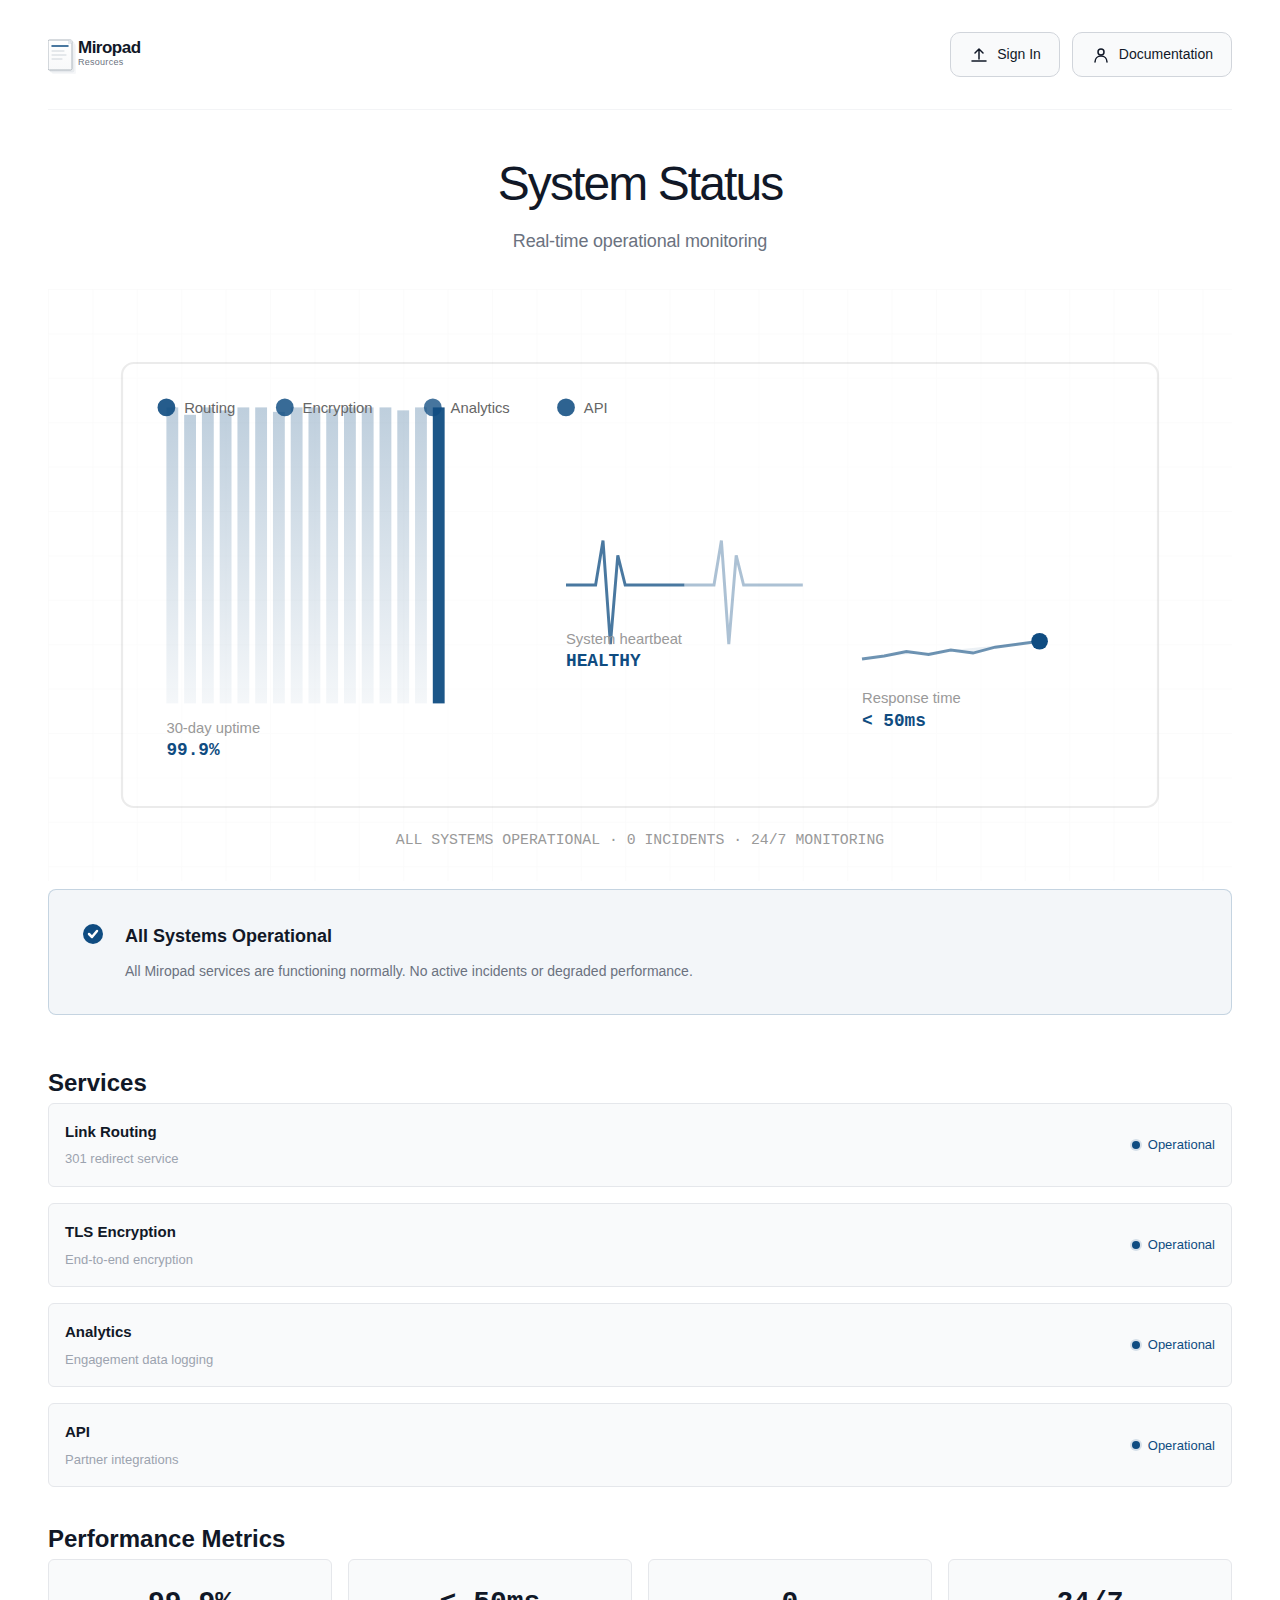
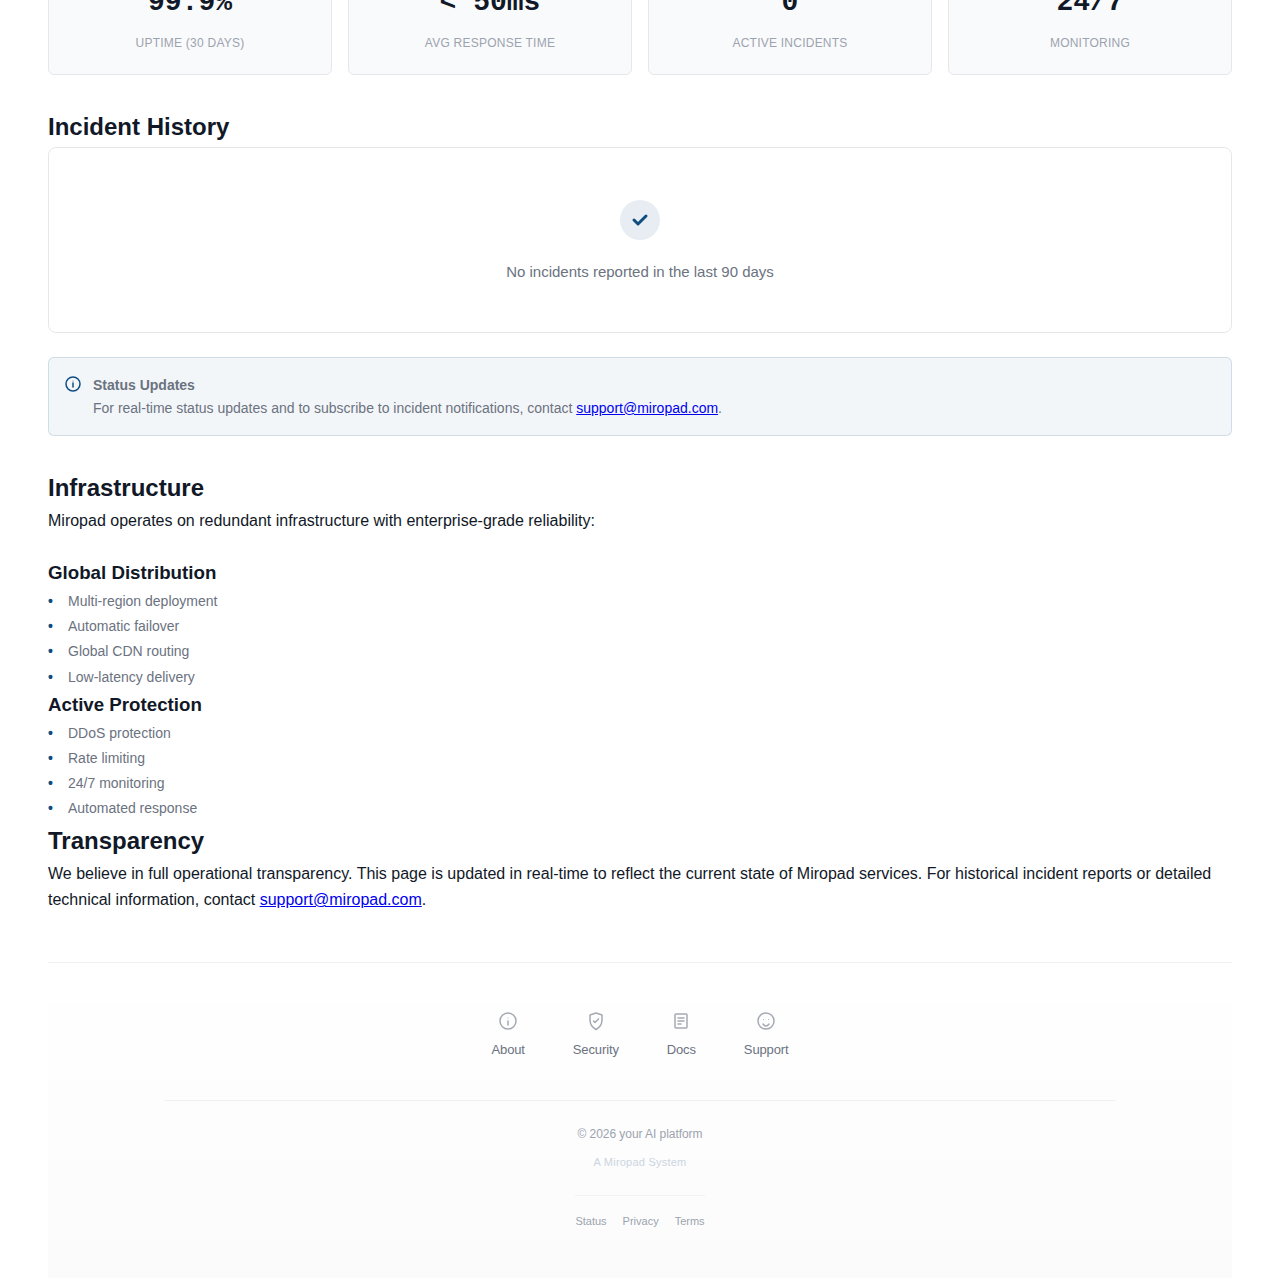
<file: status.html>
<!DOCTYPE html>
<html lang="en">
<head>
    <meta charset="UTF-8">
    <meta name="viewport" content="width=device-width, initial-scale=1.0">
    <title>Status – Miropad</title>
    <link rel="stylesheet" href="styles.css">
    <link rel="icon" type="image/svg+xml" href="favicon.svg">
    <link rel="apple-touch-icon" href="miropad-icon.svg">
</head>
<body>
    <div class="container">
        <header>
            <div class="header-content">
                <div class="logo">
                    <a href="/" class="logo-link">
                        <img src="logo.svg" alt="Miropad" class="logo-image" width="120" height="40">
                    </a>
                </div>
                <div class="header-right">
                    <a href="https://app.clients.ai" class="header-action-btn">
                        <svg width="20" height="20" viewBox="0 0 20 20" fill="none" xmlns="http://www.w3.org/2000/svg">
                            <path d="M10 14V4M10 4L6 8M10 4L14 8" stroke="currentColor" stroke-width="1.5" stroke-linecap="round" stroke-linejoin="round"/>
                            <path d="M3 16H17" stroke="currentColor" stroke-width="1.5" stroke-linecap="round"/>
                        </svg>
                        <span>Sign In</span>
                    </a>
                    <a href="/docs" class="header-action-btn">
                        <svg width="20" height="20" viewBox="0 0 20 20" fill="none" xmlns="http://www.w3.org/2000/svg">
                            <circle cx="10" cy="7" r="3" stroke="currentColor" stroke-width="1.5"/>
                            <path d="M4 17C4 13.5 6.5 11 10 11C13.5 11 16 13.5 16 17" stroke="currentColor" stroke-width="1.5" stroke-linecap="round"/>
                        </svg>
                        <span>Documentation</span>
                    </a>
                </div>
            </div>
        </header>

        <!-- View Resource Modal -->
        <div class="modal" id="uploadModal" role="dialog" aria-labelledby="modalTitle" aria-hidden="true">
            <div class="modal-overlay" id="modalOverlay"></div>
            <div class="modal-content">
                <button class="modal-close" id="modalClose" aria-label="Close">
                    <svg width="24" height="24" viewBox="0 0 24 24" fill="none" xmlns="http://www.w3.org/2000/svg">
                        <path d="M18 6L6 18M6 6L18 18" stroke="currentColor" stroke-width="2" stroke-linecap="round"/>
                    </svg>
                </a>
                <h2 id="modalTitle">Powered by Clients.ai</h2>
                <p class="modal-description">Miropad is the secure delivery layer for AI-generated content resources created by Clients.ai agents.</p>
                <p class="modal-description">Our AI agents create personalized resources—reports, audits, guides, and strategic recommendations—and share them through verified links, driving meaningful engagement for your business.</p>
                <a href="https://clients.ai" class="modal-cta">Start Free Trial at Clients.ai →</a>
            </div>
        </div>

        <div class="page-hero">
            <h1>System Status</h1>
            <p class="hero-subtitle">Real-time operational monitoring</p>
        </div>

        <!-- Monitoring Dashboard Visualization -->
        <div class="page-visualization">
            <svg viewBox="0 0 800 400" xmlns="http://www.w3.org/2000/svg" aria-label="Real-time system monitoring dashboard">
                <defs>
                    <linearGradient id="uptimeGradient" x1="0%" y1="0%" x2="0%" y2="100%">
                        <stop offset="0%" style="stop-color:#0F4C81;stop-opacity:0.3" />
                        <stop offset="100%" style="stop-color:#0F4C81;stop-opacity:0.05" />
                    </linearGradient>

                    <filter id="dashboardGlow">
                        <feGaussianBlur stdDeviation="2" result="coloredBlur"/>
                        <feMerge>
                            <feMergeNode in="coloredBlur"/>
                            <feMergeNode in="SourceGraphic"/>
                        </feMerge>
                    </filter>

                    <linearGradient id="pulseGradient" x1="50%" y1="0%" x2="50%" y2="100%">
                        <stop offset="0%" style="stop-color:#0F4C81;stop-opacity:0.8" />
                        <stop offset="100%" style="stop-color:#0F4C81;stop-opacity:0.2" />
                    </linearGradient>
                </defs>

                <!-- Background grid -->
                <pattern id="statusGrid" width="30" height="30" patternUnits="userSpaceOnUse">
                    <path d="M 30 0 L 0 0 0 30" fill="none" stroke="rgba(0,0,0,0.02)" stroke-width="1"/>
                </pattern>
                <rect width="800" height="400" fill="url(#statusGrid)"/>

                <!-- Main monitoring dashboard frame -->
                <rect x="50" y="50" width="700" height="300" rx="8" fill="rgba(255,255,255,0.4)" stroke="rgba(0,0,0,0.08)" stroke-width="1.5"/>

                <!-- Uptime graph visualization -->
                <g transform="translate(80, 280)">
                    <!-- 30-day uptime bars -->
                    <rect x="0" y="-200" width="8" height="200" fill="url(#uptimeGradient)" opacity="0.9"/>
                    <rect x="12" y="-195" width="8" height="195" fill="url(#uptimeGradient)" opacity="0.9"/>
                    <rect x="24" y="-200" width="8" height="200" fill="url(#uptimeGradient)" opacity="0.9"/>
                    <rect x="36" y="-198" width="8" height="198" fill="url(#uptimeGradient)" opacity="0.9"/>
                    <rect x="48" y="-200" width="8" height="200" fill="url(#uptimeGradient)" opacity="0.9"/>
                    <rect x="60" y="-200" width="8" height="200" fill="url(#uptimeGradient)" opacity="0.9"/>
                    <rect x="72" y="-197" width="8" height="197" fill="url(#uptimeGradient)" opacity="0.9"/>
                    <rect x="84" y="-200" width="8" height="200" fill="url(#uptimeGradient)" opacity="0.9"/>
                    <rect x="96" y="-200" width="8" height="200" fill="url(#uptimeGradient)" opacity="0.9"/>
                    <rect x="108" y="-199" width="8" height="199" fill="url(#uptimeGradient)" opacity="0.9"/>
                    <rect x="120" y="-200" width="8" height="200" fill="url(#uptimeGradient)" opacity="0.9"/>
                    <rect x="132" y="-200" width="8" height="200" fill="url(#uptimeGradient)" opacity="0.9"/>
                    <rect x="144" y="-200" width="8" height="200" fill="url(#uptimeGradient)" opacity="0.9"/>
                    <rect x="156" y="-198" width="8" height="198" fill="url(#uptimeGradient)" opacity="0.9"/>
                    <rect x="168" y="-200" width="8" height="200" fill="url(#uptimeGradient)" opacity="0.9"/>

                    <!-- Current day (highlighted) -->
                    <rect x="180" y="-200" width="8" height="200" fill="#0F4C81" opacity="1">
                        <animate attributeName="opacity" values="0.7;1;0.7" dur="2s" repeatCount="indefinite"/>
                    </rect>

                    <!-- Label -->
                    <text x="0" y="20" font-family="-apple-system, sans-serif" font-size="10" fill="#999">30-day uptime</text>
                    <text x="0" y="35" font-family="SF Mono, monospace" font-size="12" font-weight="600" fill="#0F4C81">99.9%</text>
                </g>

                <!-- Real-time heartbeat monitor -->
                <g transform="translate(350, 200)">
                    <!-- Heartbeat wave -->
                    <path d="M 0 0 L 20 0 L 25 -30 L 30 40 L 35 -20 L 40 0 L 80 0"
                          fill="none" stroke="#0F4C81" stroke-width="2" opacity="0.6">
                        <animate attributeName="opacity" values="0.3;0.8;0.3" dur="1.5s" repeatCount="indefinite"/>
                    </path>
                    <path d="M 80 0 L 100 0 L 105 -30 L 110 40 L 115 -20 L 120 0 L 160 0"
                          fill="none" stroke="#0F4C81" stroke-width="2" opacity="0.6">
                        <animate attributeName="opacity" values="0.8;0.3;0.8" dur="1.5s" repeatCount="indefinite"/>
                    </path>

                    <!-- Label -->
                    <text x="0" y="40" font-family="-apple-system, sans-serif" font-size="10" fill="#999">System heartbeat</text>
                    <text x="0" y="55" font-family="SF Mono, monospace" font-size="12" font-weight="600" fill="#0F4C81">HEALTHY</text>
                </g>

                <!-- Response time graph -->
                <g transform="translate(550, 190)">
                    <!-- Response time line graph -->
                    <polyline points="0,60 15,58 30,55 45,57 60,54 75,56 90,52 105,50 120,48"
                              fill="none" stroke="#0F4C81" stroke-width="2" opacity="0.6"/>
                    <polyline points="0,60 15,58 30,55 45,57 60,54 75,56 90,52 105,50 120,48"
                              fill="url(#pulseGradient)" opacity="0.15"/>

                    <!-- Current value indicator -->
                    <circle cx="120" cy="48" r="4" fill="#0F4C81">
                        <animate attributeName="r" values="4;6;4" dur="2s" repeatCount="indefinite"/>
                    </circle>

                    <!-- Label -->
                    <text x="0" y="90" font-family="-apple-system, sans-serif" font-size="10" fill="#999">Response time</text>
                    <text x="0" y="105" font-family="SF Mono, monospace" font-size="12" font-weight="600" fill="#0F4C81">&lt; 50ms</text>
                </g>

                <!-- Status indicators (top) -->
                <g transform="translate(80, 80)">
                    <!-- Service 1 -->
                    <circle cx="0" cy="0" r="6" fill="#0F4C81">
                        <animate attributeName="opacity" values="0.5;1;0.5" dur="2s" repeatCount="indefinite"/>
                    </circle>
                    <text x="12" y="4" font-family="-apple-system, sans-serif" font-size="10" fill="#666">Routing</text>

                    <!-- Service 2 -->
                    <circle cx="80" cy="0" r="6" fill="#0F4C81">
                        <animate attributeName="opacity" values="0.5;1;0.5" dur="2.5s" repeatCount="indefinite"/>
                    </circle>
                    <text x="92" y="4" font-family="-apple-system, sans-serif" font-size="10" fill="#666">Encryption</text>

                    <!-- Service 3 -->
                    <circle cx="180" cy="0" r="6" fill="#0F4C81">
                        <animate attributeName="opacity" values="0.5;1;0.5" dur="3s" repeatCount="indefinite"/>
                    </circle>
                    <text x="192" y="4" font-family="-apple-system, sans-serif" font-size="10" fill="#666">Analytics</text>

                    <!-- Service 4 -->
                    <circle cx="270" cy="0" r="6" fill="#0F4C81">
                        <animate attributeName="opacity" values="0.5;1;0.5" dur="2.2s" repeatCount="indefinite"/>
                    </circle>
                    <text x="282" y="4" font-family="-apple-system, sans-serif" font-size="10" fill="#666">API</text>
                </g>

                <!-- Status summary -->
                <g font-family="SF Mono, monospace" font-size="10" fill="#999">
                    <text x="400" y="375" text-anchor="middle">ALL SYSTEMS OPERATIONAL · 0 INCIDENTS · 24/7 MONITORING</text>
                </g>
            </svg>
        </div>

        <!-- Overall Status Card -->
        <div class="status-banner status-operational">
            <div class="status-banner-icon">
                <svg width="24" height="24" viewBox="0 0 24 24" fill="none" xmlns="http://www.w3.org/2000/svg">
                    <circle cx="12" cy="12" r="10" fill="#0F4C81"/>
                    <path d="M8 12L11 15L16 9" stroke="white" stroke-width="2.5" stroke-linecap="round" stroke-linejoin="round"/>
                </svg>
            </div>
            <div class="status-banner-content">
                <h2>All Systems Operational</h2>
                <p>All Miropad services are functioning normally. No active incidents or degraded performance.</p>
            </div>
        </div>

        <!-- Services Section -->
        <div class="content-section">
            <div class="section-header">
                <h2>Services</h2>
            </div>
            <div class="section-body">

                <div class="service-status">
                    <div class="service-item">
                        <div class="service-info">
                            <span class="service-name">Link Routing</span>
                            <span class="service-desc">301 redirect service</span>
                        </div>
                        <div class="service-indicator operational">
                            <span class="status-dot"></span>
                            <span>Operational</span>
                        </div>
                    </div>

                    <div class="service-item">
                        <div class="service-info">
                            <span class="service-name">TLS Encryption</span>
                            <span class="service-desc">End-to-end encryption</span>
                        </div>
                        <div class="service-indicator operational">
                            <span class="status-dot"></span>
                            <span>Operational</span>
                        </div>
                    </div>

                    <div class="service-item">
                        <div class="service-info">
                            <span class="service-name">Analytics</span>
                            <span class="service-desc">Engagement data logging</span>
                        </div>
                        <div class="service-indicator operational">
                            <span class="status-dot"></span>
                            <span>Operational</span>
                        </div>
                    </div>

                    <div class="service-item">
                        <div class="service-info">
                            <span class="service-name">API</span>
                            <span class="service-desc">Partner integrations</span>
                        </div>
                        <div class="service-indicator operational">
                            <span class="status-dot"></span>
                            <span>Operational</span>
                        </div>
                    </div>
                </div>
            </div>
        </div>

        <!-- Performance Metrics Section -->
        <div class="content-section">
            <div class="section-header">
                <h2>Performance Metrics</h2>
            </div>
            <div class="section-body">
                <div class="metrics-grid">
                    <div class="metric-card">
                        <div class="metric-value">99.9%</div>
                        <div class="metric-label">Uptime (30 days)</div>
                    </div>
                    <div class="metric-card">
                        <div class="metric-value">&lt; 50ms</div>
                        <div class="metric-label">Avg Response Time</div>
                    </div>
                    <div class="metric-card">
                        <div class="metric-value">0</div>
                        <div class="metric-label">Active Incidents</div>
                    </div>
                    <div class="metric-card">
                        <div class="metric-value">24/7</div>
                        <div class="metric-label">Monitoring</div>
                    </div>
                </div>
            </div>
        </div>

        <!-- Incident History Section -->
        <div class="content-section">
            <div class="section-header">
                <h2>Incident History</h2>
            </div>
            <div class="section-body">
                <div class="incident-status">
                    <svg width="48" height="48" viewBox="0 0 48 48" fill="none" xmlns="http://www.w3.org/2000/svg">
                        <circle cx="24" cy="24" r="20" fill="rgba(15, 76, 129, 0.1)"/>
                        <path d="M18 24L22 28L30 20" stroke="#0F4C81" stroke-width="3" stroke-linecap="round" stroke-linejoin="round"/>
                    </svg>
                    <p>No incidents reported in the last 90 days</p>
                </div>

                <div class="info-box">
                    <svg width="16" height="16" viewBox="0 0 16 16" fill="none" xmlns="http://www.w3.org/2000/svg" style="flex-shrink: 0; margin-top: 2px;">
                        <circle cx="8" cy="8" r="7" stroke="currentColor" stroke-width="1.5"/>
                        <path d="M8 7V11" stroke="currentColor" stroke-width="1.5" stroke-linecap="round"/>
                        <circle cx="8" cy="5" r="0.5" fill="currentColor"/>
                    </svg>
                    <div>
                        <strong>Status Updates</strong><br>
                        For real-time status updates and to subscribe to incident notifications, contact
                        <a href="mailto:support@miropad.com">support@miropad.com</a>.
                    </div>
                </div>
            </div>
        </div>

        <!-- Infrastructure Section -->
        <div class="content-section">
            <div class="section-header">
                <h2>Infrastructure</h2>
            </div>
            <div class="section-body">
                <p>Miropad operates on redundant infrastructure with enterprise-grade reliability:</p>
                <div class="content-grid" style="margin-top: 24px;">
                    <div class="content-card">
                        <h3>Global Distribution</h3>
                        <ul class="feature-list">
                            <li>Multi-region deployment</li>
                            <li>Automatic failover</li>
                            <li>Global CDN routing</li>
                            <li>Low-latency delivery</li>
                        </ul>
                    </div>
                    <div class="content-card">
                        <h3>Active Protection</h3>
                        <ul class="feature-list">
                            <li>DDoS protection</li>
                            <li>Rate limiting</li>
                            <li>24/7 monitoring</li>
                            <li>Automated response</li>
                        </ul>
                    </div>
                </div>
            </div>
        </div>

        <!-- Transparency Section -->
        <div class="content-section" style="border-bottom: none;">
            <div class="section-header">
                <h2>Transparency</h2>
            </div>
            <div class="section-body">
                <p>
                    We believe in full operational transparency. This page is updated in real-time to reflect
                    the current state of Miropad services. For historical incident reports or detailed technical
                    information, contact <a href="mailto:support@miropad.com">support@miropad.com</a>.
                </p>
            </div>
        </div>

        <footer class="ive-footer">
            <div class="footer-wrapper">
                <nav class="footer-main-nav">
                    <a href="/about" class="footer-nav-item">
                        <svg width="20" height="20" viewBox="0 0 20 20" fill="none" xmlns="http://www.w3.org/2000/svg">
                            <circle cx="10" cy="10" r="8" stroke="currentColor" stroke-width="1.5"/>
                            <path d="M10 10V14" stroke="currentColor" stroke-width="1.5" stroke-linecap="round"/>
                            <circle cx="10" cy="7" r="0.5" fill="currentColor"/>
                        </svg>
                        <span>About</span>
                    </a>
                    <a href="/security" class="footer-nav-item">
                        <svg width="20" height="20" viewBox="0 0 20 20" fill="none" xmlns="http://www.w3.org/2000/svg">
                            <path d="M10 2L4 4V9C4 13 6.5 16.5 10 18.5C13.5 16.5 16 13 16 9V4L10 2Z" stroke="currentColor" stroke-width="1.5" stroke-linejoin="round"/>
                            <path d="M7.5 10L9 11.5L12.5 8" stroke="currentColor" stroke-width="1.5" stroke-linecap="round" stroke-linejoin="round"/>
                        </svg>
                        <span>Security</span>
                    </a>
                    <a href="/docs" class="footer-nav-item">
                        <svg width="20" height="20" viewBox="0 0 20 20" fill="none" xmlns="http://www.w3.org/2000/svg">
                            <rect x="4" y="3" width="12" height="14" rx="1" stroke="currentColor" stroke-width="1.5"/>
                            <path d="M7 7H13M7 10H13M7 13H10" stroke="currentColor" stroke-width="1.5" stroke-linecap="round"/>
                        </svg>
                        <span>Docs</span>
                    </a>
                    <a href="/support" class="footer-nav-item">
                        <svg width="20" height="20" viewBox="0 0 20 20" fill="none" xmlns="http://www.w3.org/2000/svg">
                            <circle cx="10" cy="10" r="8" stroke="currentColor" stroke-width="1.5"/>
                            <path d="M7 13C7 13 8.5 15 10 15C11.5 15 13 13 13 13" stroke="currentColor" stroke-width="1.5" stroke-linecap="round"/>
                            <circle cx="7.5" cy="8.5" r="0.5" fill="currentColor"/>
                            <circle cx="12.5" cy="8.5" r="0.5" fill="currentColor"/>
                        </svg>
                        <span>Support</span>
                    </a>
                </nav>
                <div class="footer-meta">
                    <p class="footer-copyright">© <span id="current-year">2025</span> your AI platform</p>
                    <p class="footer-tagline">A Miropad System</p>
                    <nav class="footer-legal-nav">
                        <a href="/status">Status</a>
                        <a href="/privacy">Privacy</a>
                        <a href="/terms">Terms</a>
                    </nav>
                </div>
            </div>
        </footer>
    </div>
    <script>document.getElementById('current-year').textContent = new Date().getFullYear();</script>
    <script>
    // Upload Modal
    (function() {
        const modal = document.getElementById('uploadModal');
        const uploadBtn = document.getElementById('uploadBtn');
        const modalClose = document.getElementById('modalClose');
        const modalOverlay = document.getElementById('modalOverlay');

        function openModal() {
            modal.classList.add('active');
            document.body.style.overflow = 'hidden';
            modal.setAttribute('aria-hidden', 'false');
        }

        function closeModal() {
            modal.classList.remove('active');
            document.body.style.overflow = '';
            modal.setAttribute('aria-hidden', 'true');
        }

        uploadBtn.addEventListener('click', openModal);
        modalClose.addEventListener('click', closeModal);
        modalOverlay.addEventListener('click', closeModal);

        document.addEventListener('keydown', function(e) {
            if (e.key === 'Escape' && modal.classList.contains('active')) {
                closeModal();
            }
        });
    })();
    </script>
</body>
</html>
</file>
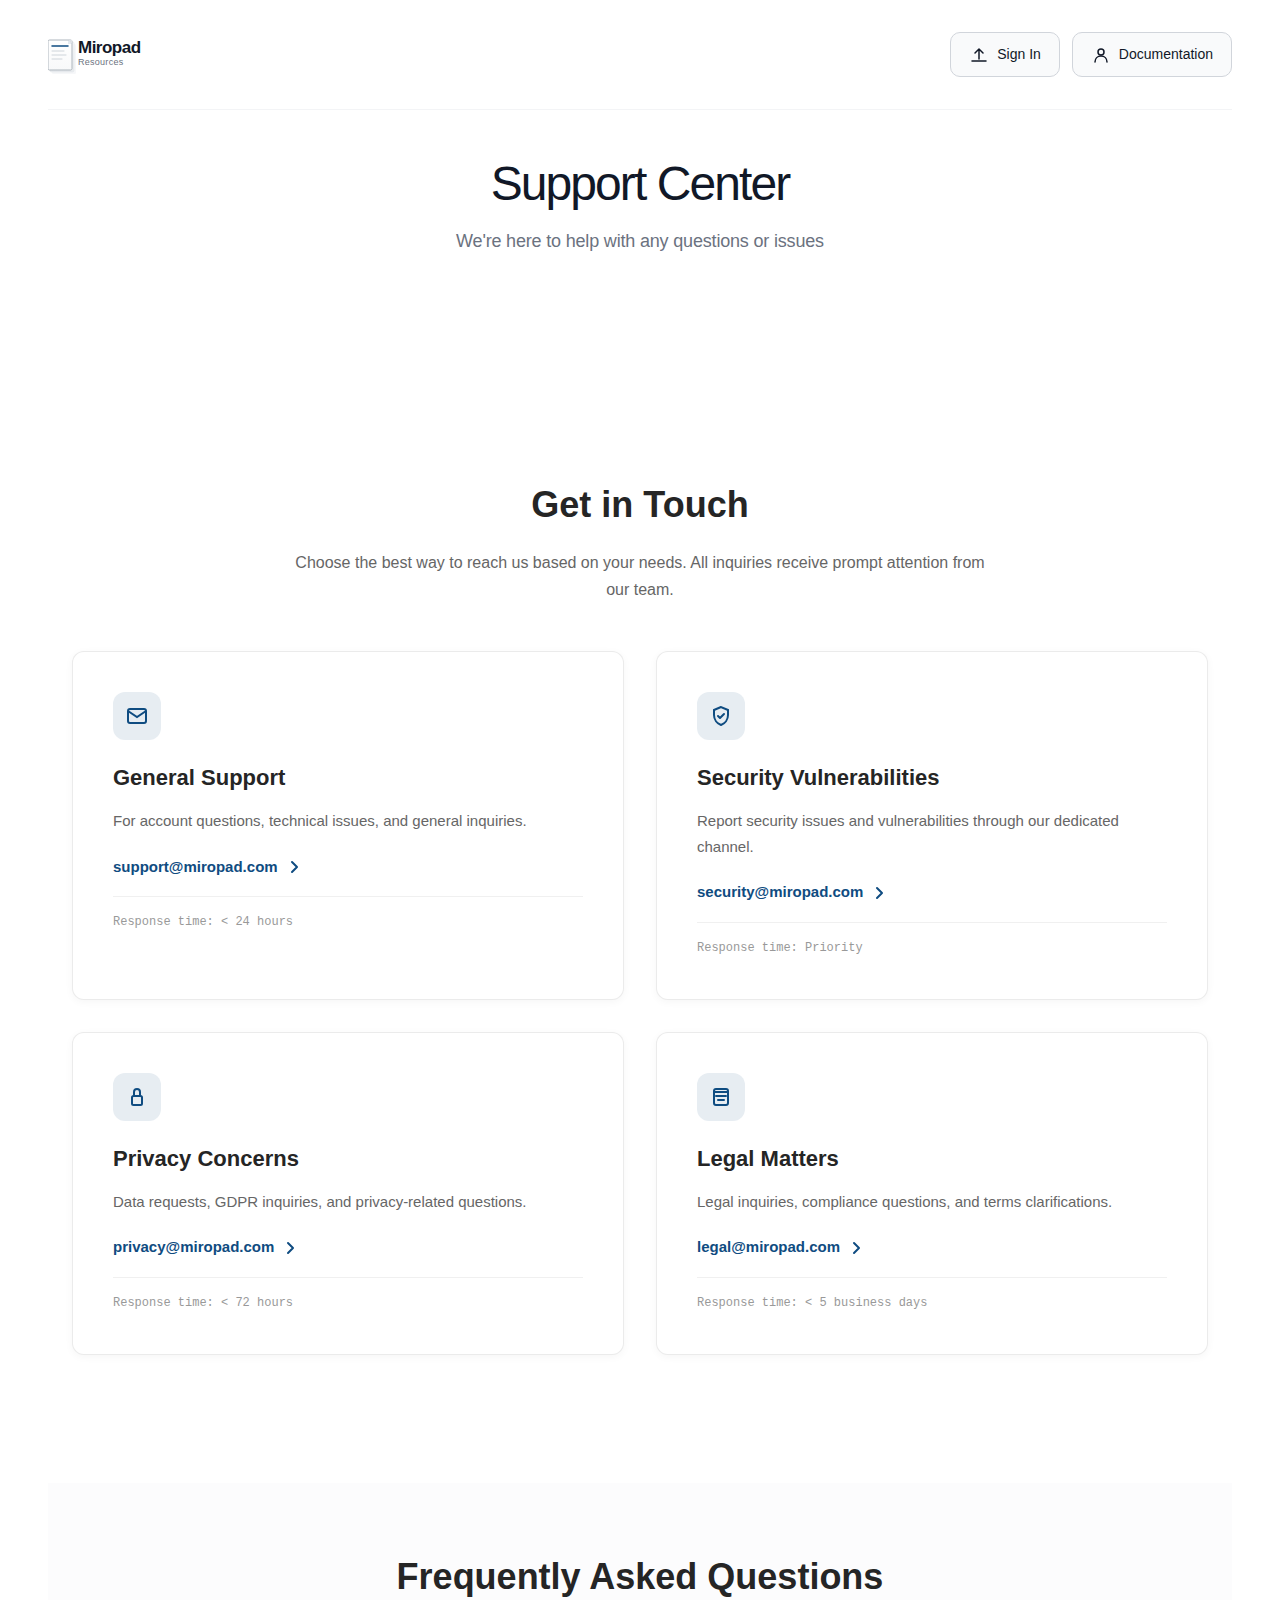
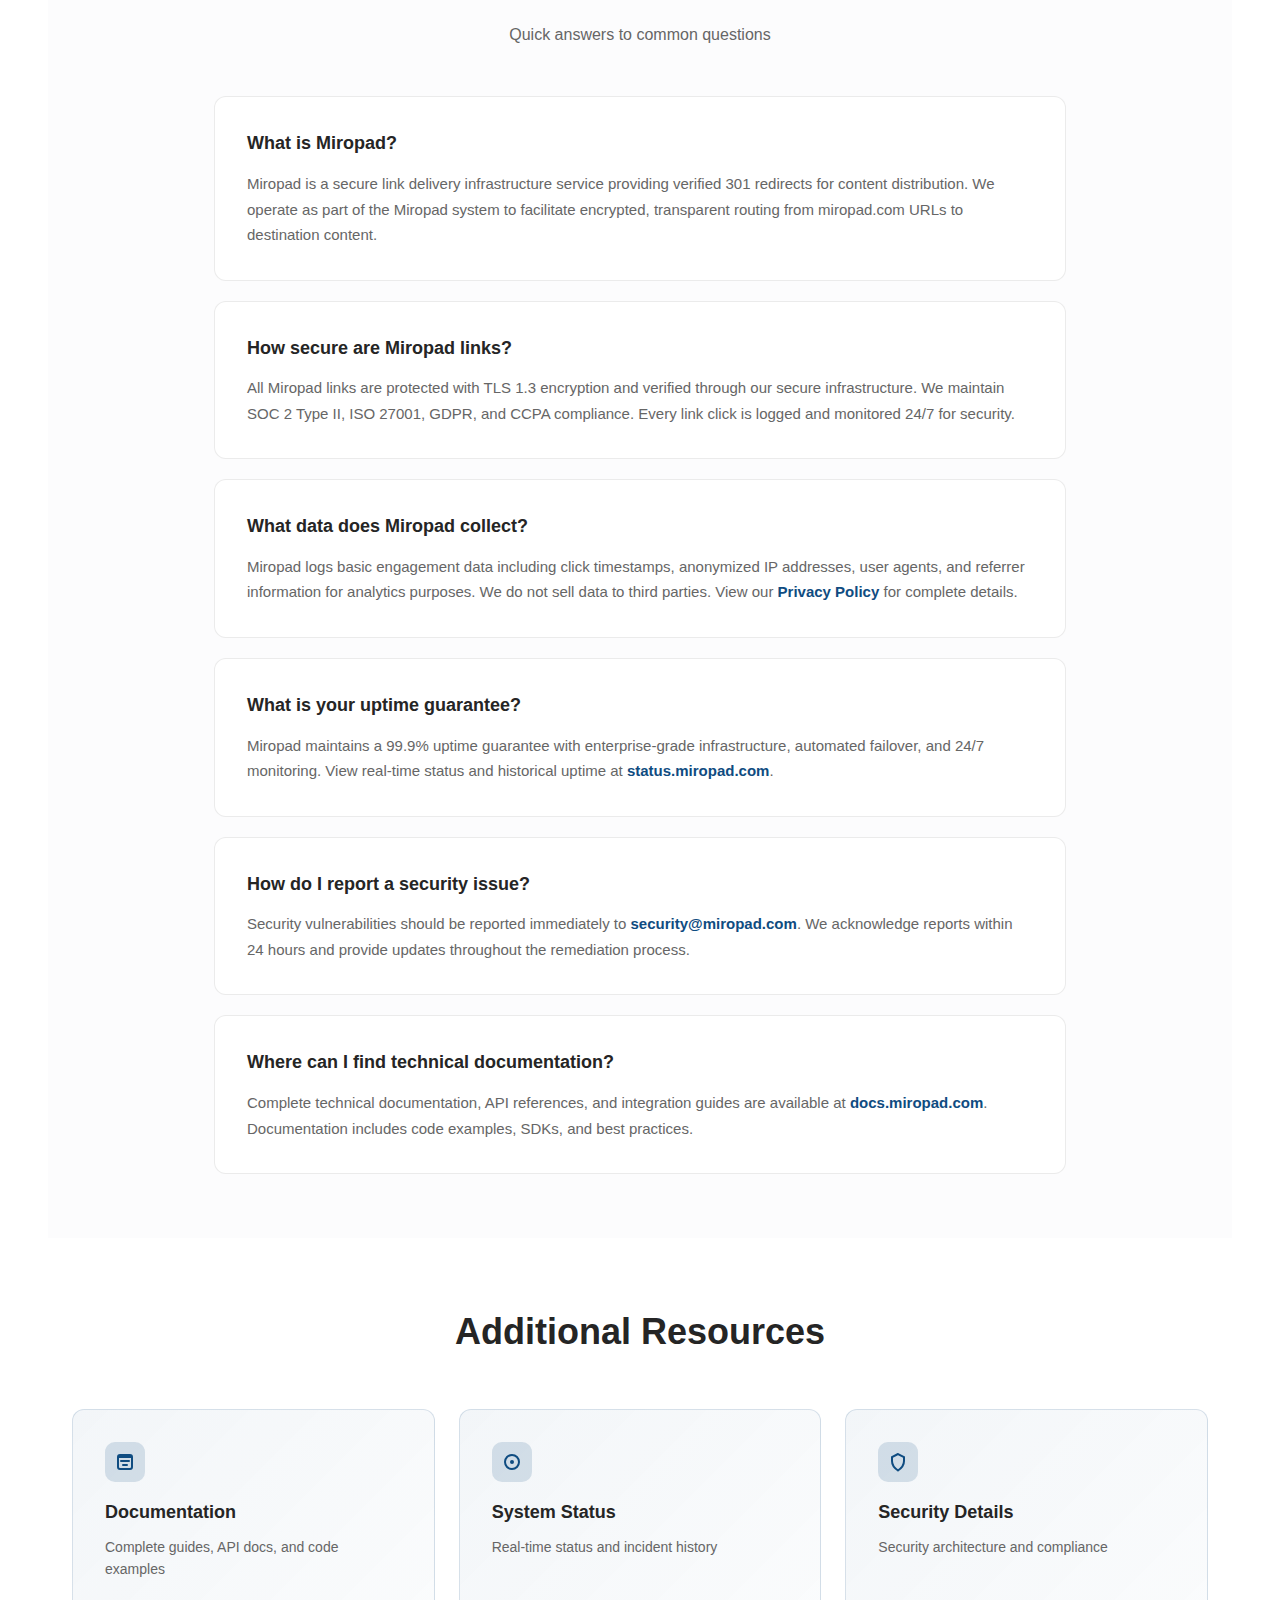
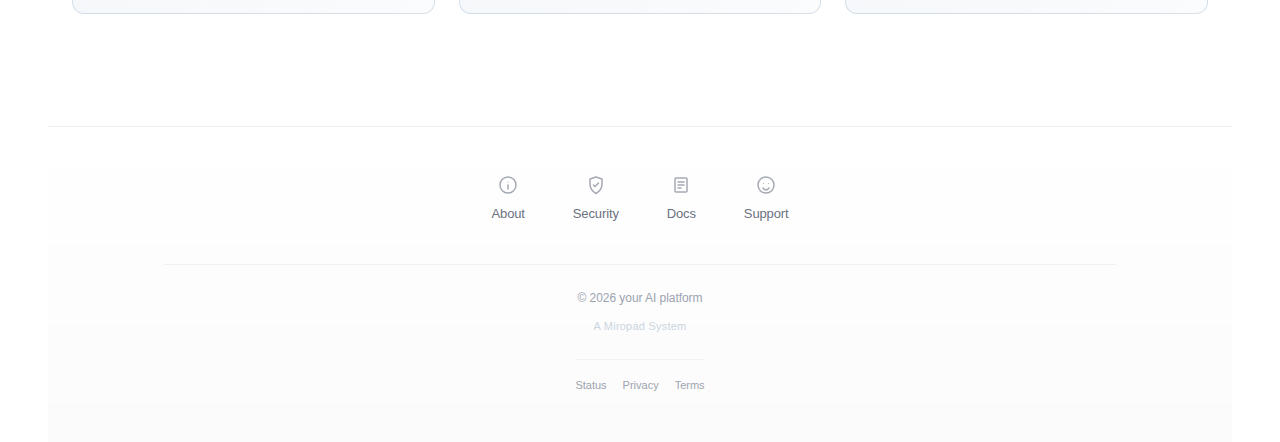
<file: support.html>
<!DOCTYPE html>
<html lang="en">
<head>
    <meta charset="UTF-8">
    <meta name="viewport" content="width=device-width, initial-scale=1.0">
    <title>Support – Miropad</title>
    <link rel="stylesheet" href="styles.css">
    <link rel="icon" type="image/svg+xml" href="favicon.svg">
    <link rel="apple-touch-icon" href="miropad-icon.svg">
</head>
<body>
    <div class="container">
        <header>
            <div class="header-content">
                <div class="logo">
                    <a href="/" class="logo-link">
                        <img src="logo.svg" alt="Miropad" class="logo-image" width="120" height="40">
                    </a>
                </div>
                <div class="header-right">
                    <a href="https://app.clients.ai" class="header-action-btn">
                        <svg width="20" height="20" viewBox="0 0 20 20" fill="none" xmlns="http://www.w3.org/2000/svg">
                            <path d="M10 14V4M10 4L6 8M10 4L14 8" stroke="currentColor" stroke-width="1.5" stroke-linecap="round" stroke-linejoin="round"/>
                            <path d="M3 16H17" stroke="currentColor" stroke-width="1.5" stroke-linecap="round"/>
                        </svg>
                        <span>Sign In</span>
                    </a>
                    <a href="/docs" class="header-action-btn">
                        <svg width="20" height="20" viewBox="0 0 20 20" fill="none" xmlns="http://www.w3.org/2000/svg">
                            <circle cx="10" cy="7" r="3" stroke="currentColor" stroke-width="1.5"/>
                            <path d="M4 17C4 13.5 6.5 11 10 11C13.5 11 16 13.5 16 17" stroke="currentColor" stroke-width="1.5" stroke-linecap="round"/>
                        </svg>
                        <span>Documentation</span>
                    </a>
                </div>
            </div>
        </header>

        <!-- View Resource Modal -->
        <div class="modal" id="uploadModal" role="dialog" aria-labelledby="modalTitle" aria-hidden="true">
            <div class="modal-overlay" id="modalOverlay"></div>
            <div class="modal-content">
                <button class="modal-close" id="modalClose" aria-label="Close">
                    <svg width="24" height="24" viewBox="0 0 24 24" fill="none" xmlns="http://www.w3.org/2000/svg">
                        <path d="M18 6L6 18M6 6L18 18" stroke="currentColor" stroke-width="2" stroke-linecap="round"/>
                    </svg>
                </a>
                <h2 id="modalTitle">Powered by Clients.ai</h2>
                <p class="modal-description">Miropad is the secure delivery layer for AI-generated content resources created by Clients.ai agents.</p>
                <p class="modal-description">Our AI agents create personalized resources—reports, audits, guides, and strategic recommendations—and share them through verified links, driving meaningful engagement for your business.</p>
                <a href="https://clients.ai" class="modal-cta">Start Free Trial at Clients.ai →</a>
            </div>
        </div>

        <div class="page-hero">
            <h1>Support Center</h1>
            <p class="hero-subtitle">We're here to help with any questions or issues</p>
        </div>

        <!-- Support Channels Visualization -->
        <div style="max-width: 1200px; margin: 48px auto; padding: 0 24px;">
            <svg viewBox="0 0 1000 300" xmlns="http://www.w3.org/2000/svg">
                <defs>
                    <linearGradient id="supportGradient" x1="0%" y1="0%" x2="100%" y2="0%">
                        <stop offset="0%" style="stop-color:#0F4C81;stop-opacity:0.1" />
                        <stop offset="50%" style="stop-color:#0F4C81;stop-opacity:0.15" />
                        <stop offset="100%" style="stop-color:#0F4C81;stop-opacity:0.1" />
                    </linearGradient>
                </defs>

                <!-- Background -->
                <rect width="1000" height="300" fill="url(#supportGradient)" rx="12"/>

                <!-- Support channels -->
                <g font-family="-apple-system, sans-serif" text-anchor="middle">
                    <!-- Email Support -->
                    <g transform="translate(200, 150)">
                        <circle cx="0" cy="0" r="50" fill="white" stroke="#0F4C81" stroke-width="2.5"/>
                        <text y="-10" font-size="14" font-weight="600" fill="#1a1a1a">Email</text>
                        <text y="8" font-size="11" fill="#666">24/7 Support</text>
                        <text y="24" font-size="9" fill="#0F4C81" font-weight="600">< 24h response</text>
                    </g>

                    <!-- Documentation -->
                    <g transform="translate(400, 150)">
                        <circle cx="0" cy="0" r="50" fill="white" stroke="#0F4C81" stroke-width="2.5"/>
                        <text y="-10" font-size="14" font-weight="600" fill="#1a1a1a">Docs</text>
                        <text y="8" font-size="11" fill="#666">Self-Service</text>
                        <text y="24" font-size="9" fill="#0F4C81" font-weight="600">Instant</text>
                    </g>

                    <!-- Status Page -->
                    <g transform="translate(600, 150)">
                        <circle cx="0" cy="0" r="50" fill="white" stroke="#0F4C81" stroke-width="2.5"/>
                        <text y="-10" font-size="14" font-weight="600" fill="#1a1a1a">Status</text>
                        <text y="8" font-size="11" fill="#666">Real-time</text>
                        <text y="24" font-size="9" fill="#0F4C81" font-weight="600">Live updates</text>
                    </g>

                    <!-- Security -->
                    <g transform="translate(800, 150)">
                        <circle cx="0" cy="0" r="50" fill="white" stroke="#0F4C81" stroke-width="2.5"/>
                        <text y="-10" font-size="14" font-weight="600" fill="#1a1a1a">Security</text>
                        <text y="8" font-size="11" fill="#666">Vulnerabilities</text>
                        <text y="24" font-size="9" fill="#0F4C81" font-weight="600">Priority</text>
                    </g>
                </g>

                <!-- Connecting lines -->
                <path d="M 250 150 L 350 150" stroke="#0F4C81" stroke-width="2" opacity="0.2" stroke-dasharray="4,4"/>
                <path d="M 450 150 L 550 150" stroke="#0F4C81" stroke-width="2" opacity="0.2" stroke-dasharray="4,4"/>
                <path d="M 650 150 L 750 150" stroke="#0F4C81" stroke-width="2" opacity="0.2" stroke-dasharray="4,4"/>
            </svg>
        </div>

        <!-- Contact Methods -->
        <div style="max-width: 1200px; margin: 64px auto; padding: 0 24px;">
            <div style="text-align: center; margin-bottom: 48px;">
                <h2 style="font-family: -apple-system, sans-serif; font-size: 36px; font-weight: 700; color: #252525; margin-bottom: 16px;">Get in Touch</h2>
                <p style="font-family: -apple-system, sans-serif; font-size: 16px; color: #666; max-width: 700px; margin: 0 auto;">Choose the best way to reach us based on your needs. All inquiries receive prompt attention from our team.</p>
            </div>

            <div style="display: grid; grid-template-columns: repeat(2, 1fr); gap: 32px; margin-bottom: 64px;">
                <!-- General Support -->
                <div style="padding: 40px; background: white; border: 1px solid rgba(0, 0, 0, 0.08); border-radius: 12px; box-shadow: 0 2px 8px rgba(0, 0, 0, 0.04);">
                    <div style="width: 48px; height: 48px; background: rgba(15, 76, 129, 0.1); border-radius: 12px; display: flex; align-items: center; justify-content: center; margin-bottom: 20px;">
                        <svg width="24" height="24" viewBox="0 0 24 24" fill="none" xmlns="http://www.w3.org/2000/svg">
                            <rect x="3" y="5" width="18" height="14" rx="2" stroke="#0F4C81" stroke-width="2"/>
                            <path d="M3 7L12 13L21 7" stroke="#0F4C81" stroke-width="2"/>
                        </svg>
                    </div>
                    <h3 style="font-family: -apple-system, sans-serif; font-size: 22px; font-weight: 600; color: #252525; margin-bottom: 12px;">General Support</h3>
                    <p style="font-family: -apple-system, sans-serif; font-size: 15px; color: #666; line-height: 1.7; margin-bottom: 20px;">For account questions, technical issues, and general inquiries.</p>
                    <a href="mailto:support@miropad.com" style="display: inline-flex; align-items: center; font-family: -apple-system, sans-serif; font-size: 15px; font-weight: 600; color: #0F4C81; text-decoration: none;">
                        support@miropad.com
                        <svg width="16" height="16" viewBox="0 0 16 16" fill="none" xmlns="http://www.w3.org/2000/svg" style="margin-left: 8px;">
                            <path d="M6 3L11 8L6 13" stroke="currentColor" stroke-width="2" stroke-linecap="round" stroke-linejoin="round"/>
                        </svg>
                    </a>
                    <div style="margin-top: 16px; padding-top: 16px; border-top: 1px solid rgba(0, 0, 0, 0.06); font-family: SF Mono, monospace; font-size: 12px; color: #999;">Response time: < 24 hours</div>
                </div>

                <!-- Security Issues -->
                <div style="padding: 40px; background: white; border: 1px solid rgba(0, 0, 0, 0.08); border-radius: 12px; box-shadow: 0 2px 8px rgba(0, 0, 0, 0.04);">
                    <div style="width: 48px; height: 48px; background: rgba(15, 76, 129, 0.1); border-radius: 12px; display: flex; align-items: center; justify-content: center; margin-bottom: 20px;">
                        <svg width="24" height="24" viewBox="0 0 24 24" fill="none" xmlns="http://www.w3.org/2000/svg">
                            <path d="M12 3L5 6V11C5 15.5 8 19.5 12 21C16 19.5 19 15.5 19 11V6L12 3Z" stroke="#0F4C81" stroke-width="2"/>
                            <path d="M9 12L11 14L15 10" stroke="#0F4C81" stroke-width="2" stroke-linecap="round" stroke-linejoin="round"/>
                        </svg>
                    </div>
                    <h3 style="font-family: -apple-system, sans-serif; font-size: 22px; font-weight: 600; color: #252525; margin-bottom: 12px;">Security Vulnerabilities</h3>
                    <p style="font-family: -apple-system, sans-serif; font-size: 15px; color: #666; line-height: 1.7; margin-bottom: 20px;">Report security issues and vulnerabilities through our dedicated channel.</p>
                    <a href="mailto:security@miropad.com" style="display: inline-flex; align-items: center; font-family: -apple-system, sans-serif; font-size: 15px; font-weight: 600; color: #0F4C81; text-decoration: none;">
                        security@miropad.com
                        <svg width="16" height="16" viewBox="0 0 16 16" fill="none" xmlns="http://www.w3.org/2000/svg" style="margin-left: 8px;">
                            <path d="M6 3L11 8L6 13" stroke="currentColor" stroke-width="2" stroke-linecap="round" stroke-linejoin="round"/>
                        </svg>
                    </a>
                    <div style="margin-top: 16px; padding-top: 16px; border-top: 1px solid rgba(0, 0, 0, 0.06); font-family: SF Mono, monospace; font-size: 12px; color: #999;">Response time: Priority</div>
                </div>

                <!-- Privacy -->
                <div style="padding: 40px; background: white; border: 1px solid rgba(0, 0, 0, 0.08); border-radius: 12px; box-shadow: 0 2px 8px rgba(0, 0, 0, 0.04);">
                    <div style="width: 48px; height: 48px; background: rgba(15, 76, 129, 0.1); border-radius: 12px; display: flex; align-items: center; justify-content: center; margin-bottom: 20px;">
                        <svg width="24" height="24" viewBox="0 0 24 24" fill="none" xmlns="http://www.w3.org/2000/svg">
                            <rect x="7" y="11" width="10" height="9" rx="1.5" stroke="#0F4C81" stroke-width="2"/>
                            <path d="M9 11V7C9 5.34315 10.3431 4 12 4C13.6569 4 15 5.34315 15 7V11" stroke="#0F4C81" stroke-width="2"/>
                        </svg>
                    </div>
                    <h3 style="font-family: -apple-system, sans-serif; font-size: 22px; font-weight: 600; color: #252525; margin-bottom: 12px;">Privacy Concerns</h3>
                    <p style="font-family: -apple-system, sans-serif; font-size: 15px; color: #666; line-height: 1.7; margin-bottom: 20px;">Data requests, GDPR inquiries, and privacy-related questions.</p>
                    <a href="mailto:privacy@miropad.com" style="display: inline-flex; align-items: center; font-family: -apple-system, sans-serif; font-size: 15px; font-weight: 600; color: #0F4C81; text-decoration: none;">
                        privacy@miropad.com
                        <svg width="16" height="16" viewBox="0 0 16 16" fill="none" xmlns="http://www.w3.org/2000/svg" style="margin-left: 8px;">
                            <path d="M6 3L11 8L6 13" stroke="currentColor" stroke-width="2" stroke-linecap="round" stroke-linejoin="round"/>
                        </svg>
                    </a>
                    <div style="margin-top: 16px; padding-top: 16px; border-top: 1px solid rgba(0, 0, 0, 0.06); font-family: SF Mono, monospace; font-size: 12px; color: #999;">Response time: < 72 hours</div>
                </div>

                <!-- Legal -->
                <div style="padding: 40px; background: white; border: 1px solid rgba(0, 0, 0, 0.08); border-radius: 12px; box-shadow: 0 2px 8px rgba(0, 0, 0, 0.04);">
                    <div style="width: 48px; height: 48px; background: rgba(15, 76, 129, 0.1); border-radius: 12px; display: flex; align-items: center; justify-content: center; margin-bottom: 20px;">
                        <svg width="24" height="24" viewBox="0 0 24 24" fill="none" xmlns="http://www.w3.org/2000/svg">
                            <path d="M5 7H19M7 11H17M9 15H15" stroke="#0F4C81" stroke-width="2" stroke-linecap="round"/>
                            <rect x="5" y="4" width="14" height="16" rx="2" stroke="#0F4C81" stroke-width="2"/>
                        </svg>
                    </div>
                    <h3 style="font-family: -apple-system, sans-serif; font-size: 22px; font-weight: 600; color: #252525; margin-bottom: 12px;">Legal Matters</h3>
                    <p style="font-family: -apple-system, sans-serif; font-size: 15px; color: #666; line-height: 1.7; margin-bottom: 20px;">Legal inquiries, compliance questions, and terms clarifications.</p>
                    <a href="mailto:legal@miropad.com" style="display: inline-flex; align-items: center; font-family: -apple-system, sans-serif; font-size: 15px; font-weight: 600; color: #0F4C81; text-decoration: none;">
                        legal@miropad.com
                        <svg width="16" height="16" viewBox="0 0 16 16" fill="none" xmlns="http://www.w3.org/2000/svg" style="margin-left: 8px;">
                            <path d="M6 3L11 8L6 13" stroke="currentColor" stroke-width="2" stroke-linecap="round" stroke-linejoin="round"/>
                        </svg>
                    </a>
                    <div style="margin-top: 16px; padding-top: 16px; border-top: 1px solid rgba(0, 0, 0, 0.06); font-family: SF Mono, monospace; font-size: 12px; color: #999;">Response time: < 5 business days</div>
                </div>
            </div>
        </div>

        <!-- FAQs -->
        <div style="background: rgba(249, 250, 251, 0.5); padding: 64px 0;">
            <div style="max-width: 900px; margin: 0 auto; padding: 0 24px;">
                <div style="text-align: center; margin-bottom: 48px;">
                    <h2 style="font-family: -apple-system, sans-serif; font-size: 36px; font-weight: 700; color: #252525; margin-bottom: 16px;">Frequently Asked Questions</h2>
                    <p style="font-family: -apple-system, sans-serif; font-size: 16px; color: #666;">Quick answers to common questions</p>
                </div>

                <div style="display: flex; flex-direction: column; gap: 20px;">
                    <!-- FAQ 1 -->
                    <div style="padding: 32px; background: white; border: 1px solid rgba(0, 0, 0, 0.08); border-radius: 12px;">
                        <h3 style="font-family: -apple-system, sans-serif; font-size: 18px; font-weight: 600; color: #252525; margin-bottom: 12px;">What is Miropad?</h3>
                        <p style="font-family: -apple-system, sans-serif; font-size: 15px; color: #666; line-height: 1.7;">Miropad is a secure link delivery infrastructure service providing verified 301 redirects for content distribution. We operate as part of the Miropad system to facilitate encrypted, transparent routing from miropad.com URLs to destination content.</p>
                    </div>

                    <!-- FAQ 2 -->
                    <div style="padding: 32px; background: white; border: 1px solid rgba(0, 0, 0, 0.08); border-radius: 12px;">
                        <h3 style="font-family: -apple-system, sans-serif; font-size: 18px; font-weight: 600; color: #252525; margin-bottom: 12px;">How secure are Miropad links?</h3>
                        <p style="font-family: -apple-system, sans-serif; font-size: 15px; color: #666; line-height: 1.7;">All Miropad links are protected with TLS 1.3 encryption and verified through our secure infrastructure. We maintain SOC 2 Type II, ISO 27001, GDPR, and CCPA compliance. Every link click is logged and monitored 24/7 for security.</p>
                    </div>

                    <!-- FAQ 3 -->
                    <div style="padding: 32px; background: white; border: 1px solid rgba(0, 0, 0, 0.08); border-radius: 12px;">
                        <h3 style="font-family: -apple-system, sans-serif; font-size: 18px; font-weight: 600; color: #252525; margin-bottom: 12px;">What data does Miropad collect?</h3>
                        <p style="font-family: -apple-system, sans-serif; font-size: 15px; color: #666; line-height: 1.7;">Miropad logs basic engagement data including click timestamps, anonymized IP addresses, user agents, and referrer information for analytics purposes. We do not sell data to third parties. View our <a href="/privacy" style="color: #0F4C81; text-decoration: none; font-weight: 600;">Privacy Policy</a> for complete details.</p>
                    </div>

                    <!-- FAQ 4 -->
                    <div style="padding: 32px; background: white; border: 1px solid rgba(0, 0, 0, 0.08); border-radius: 12px;">
                        <h3 style="font-family: -apple-system, sans-serif; font-size: 18px; font-weight: 600; color: #252525; margin-bottom: 12px;">What is your uptime guarantee?</h3>
                        <p style="font-family: -apple-system, sans-serif; font-size: 15px; color: #666; line-height: 1.7;">Miropad maintains a 99.9% uptime guarantee with enterprise-grade infrastructure, automated failover, and 24/7 monitoring. View real-time status and historical uptime at <a href="/status" style="color: #0F4C81; text-decoration: none; font-weight: 600;">status.miropad.com</a>.</p>
                    </div>

                    <!-- FAQ 5 -->
                    <div style="padding: 32px; background: white; border: 1px solid rgba(0, 0, 0, 0.08); border-radius: 12px;">
                        <h3 style="font-family: -apple-system, sans-serif; font-size: 18px; font-weight: 600; color: #252525; margin-bottom: 12px;">How do I report a security issue?</h3>
                        <p style="font-family: -apple-system, sans-serif; font-size: 15px; color: #666; line-height: 1.7;">Security vulnerabilities should be reported immediately to <a href="mailto:security@miropad.com" style="color: #0F4C81; text-decoration: none; font-weight: 600;">security@miropad.com</a>. We acknowledge reports within 24 hours and provide updates throughout the remediation process.</p>
                    </div>

                    <!-- FAQ 6 -->
                    <div style="padding: 32px; background: white; border: 1px solid rgba(0, 0, 0, 0.08); border-radius: 12px;">
                        <h3 style="font-family: -apple-system, sans-serif; font-size: 18px; font-weight: 600; color: #252525; margin-bottom: 12px;">Where can I find technical documentation?</h3>
                        <p style="font-family: -apple-system, sans-serif; font-size: 15px; color: #666; line-height: 1.7;">Complete technical documentation, API references, and integration guides are available at <a href="/docs" style="color: #0F4C81; text-decoration: none; font-weight: 600;">docs.miropad.com</a>. Documentation includes code examples, SDKs, and best practices.</p>
                    </div>
                </div>
            </div>
        </div>

        <!-- Help Resources -->
        <div style="max-width: 1200px; margin: 64px auto; padding: 0 24px;">
            <div style="text-align: center; margin-bottom: 48px;">
                <h2 style="font-family: -apple-system, sans-serif; font-size: 36px; font-weight: 700; color: #252525; margin-bottom: 16px;">Additional Resources</h2>
            </div>

            <div style="display: grid; grid-template-columns: repeat(3, 1fr); gap: 24px;">
                <!-- Documentation -->
                <a href="/docs" style="padding: 32px; background: linear-gradient(135deg, rgba(15, 76, 129, 0.05) 0%, rgba(15, 76, 129, 0.02) 100%); border: 1px solid rgba(15, 76, 129, 0.15); border-radius: 12px; text-decoration: none; display: block; transition: all 0.2s;">
                    <div style="width: 40px; height: 40px; background: rgba(15, 76, 129, 0.15); border-radius: 10px; display: flex; align-items: center; justify-content: center; margin-bottom: 16px;">
                        <svg width="20" height="20" viewBox="0 0 20 20" fill="none" xmlns="http://www.w3.org/2000/svg">
                            <path d="M4 5H16M6 9H14M8 13H12" stroke="#0F4C81" stroke-width="2" stroke-linecap="round"/>
                            <rect x="3" y="3" width="14" height="14" rx="2" stroke="#0F4C81" stroke-width="2"/>
                        </svg>
                    </div>
                    <h3 style="font-family: -apple-system, sans-serif; font-size: 18px; font-weight: 600; color: #252525; margin-bottom: 8px;">Documentation</h3>
                    <p style="font-family: -apple-system, sans-serif; font-size: 14px; color: #666; line-height: 1.6;">Complete guides, API docs, and code examples</p>
                </a>

                <!-- Status Page -->
                <a href="/status" style="padding: 32px; background: linear-gradient(135deg, rgba(15, 76, 129, 0.05) 0%, rgba(15, 76, 129, 0.02) 100%); border: 1px solid rgba(15, 76, 129, 0.15); border-radius: 12px; text-decoration: none; display: block; transition: all 0.2s;">
                    <div style="width: 40px; height: 40px; background: rgba(15, 76, 129, 0.15); border-radius: 10px; display: flex; align-items: center; justify-content: center; margin-bottom: 16px;">
                        <svg width="20" height="20" viewBox="0 0 20 20" fill="none" xmlns="http://www.w3.org/2000/svg">
                            <circle cx="10" cy="10" r="7" stroke="#0F4C81" stroke-width="2"/>
                            <circle cx="10" cy="10" r="2" fill="#0F4C81"/>
                        </svg>
                    </div>
                    <h3 style="font-family: -apple-system, sans-serif; font-size: 18px; font-weight: 600; color: #252525; margin-bottom: 8px;">System Status</h3>
                    <p style="font-family: -apple-system, sans-serif; font-size: 14px; color: #666; line-height: 1.6;">Real-time status and incident history</p>
                </a>

                <!-- Security -->
                <a href="/security" style="padding: 32px; background: linear-gradient(135deg, rgba(15, 76, 129, 0.05) 0%, rgba(15, 76, 129, 0.02) 100%); border: 1px solid rgba(15, 76, 129, 0.15); border-radius: 12px; text-decoration: none; display: block; transition: all 0.2s;">
                    <div style="width: 40px; height: 40px; background: rgba(15, 76, 129, 0.15); border-radius: 10px; display: flex; align-items: center; justify-content: center; margin-bottom: 16px;">
                        <svg width="20" height="20" viewBox="0 0 20 20" fill="none" xmlns="http://www.w3.org/2000/svg">
                            <path d="M10 2L4 5V9C4 13 7 16.5 10 18.5C13 16.5 16 13 16 9V5L10 2Z" stroke="#0F4C81" stroke-width="2"/>
                        </svg>
                    </div>
                    <h3 style="font-family: -apple-system, sans-serif; font-size: 18px; font-weight: 600; color: #252525; margin-bottom: 8px;">Security Details</h3>
                    <p style="font-family: -apple-system, sans-serif; font-size: 14px; color: #666; line-height: 1.6;">Security architecture and compliance</p>
                </a>
            </div>
        </div>

        <footer class="ive-footer">
            <div class="footer-wrapper">
                <nav class="footer-main-nav">
                    <a href="/about" class="footer-nav-item">
                        <svg width="20" height="20" viewBox="0 0 20 20" fill="none" xmlns="http://www.w3.org/2000/svg">
                            <circle cx="10" cy="10" r="8" stroke="currentColor" stroke-width="1.5"/>
                            <path d="M10 10V14" stroke="currentColor" stroke-width="1.5" stroke-linecap="round"/>
                            <circle cx="10" cy="7" r="0.5" fill="currentColor"/>
                        </svg>
                        <span>About</span>
                    </a>
                    <a href="/security" class="footer-nav-item">
                        <svg width="20" height="20" viewBox="0 0 20 20" fill="none" xmlns="http://www.w3.org/2000/svg">
                            <path d="M10 2L4 4V9C4 13 6.5 16.5 10 18.5C13.5 16.5 16 13 16 9V4L10 2Z" stroke="currentColor" stroke-width="1.5" stroke-linejoin="round"/>
                            <path d="M7.5 10L9 11.5L12.5 8" stroke="currentColor" stroke-width="1.5" stroke-linecap="round" stroke-linejoin="round"/>
                        </svg>
                        <span>Security</span>
                    </a>
                    <a href="/docs" class="footer-nav-item">
                        <svg width="20" height="20" viewBox="0 0 20 20" fill="none" xmlns="http://www.w3.org/2000/svg">
                            <rect x="4" y="3" width="12" height="14" rx="1" stroke="currentColor" stroke-width="1.5"/>
                            <path d="M7 7H13M7 10H13M7 13H10" stroke="currentColor" stroke-width="1.5" stroke-linecap="round"/>
                        </svg>
                        <span>Docs</span>
                    </a>
                    <a href="/support" class="footer-nav-item">
                        <svg width="20" height="20" viewBox="0 0 20 20" fill="none" xmlns="http://www.w3.org/2000/svg">
                            <circle cx="10" cy="10" r="8" stroke="currentColor" stroke-width="1.5"/>
                            <path d="M7 13C7 13 8.5 15 10 15C11.5 15 13 13 13 13" stroke="currentColor" stroke-width="1.5" stroke-linecap="round"/>
                            <circle cx="7.5" cy="8.5" r="0.5" fill="currentColor"/>
                            <circle cx="12.5" cy="8.5" r="0.5" fill="currentColor"/>
                        </svg>
                        <span>Support</span>
                    </a>
                </nav>
                <div class="footer-meta">
                    <p class="footer-copyright">© <span id="current-year">2025</span> your AI platform</p>
                    <p class="footer-tagline">A Miropad System</p>
                    <nav class="footer-legal-nav">
                        <a href="/status">Status</a>
                        <a href="/privacy">Privacy</a>
                        <a href="/terms">Terms</a>
                    </nav>
                </div>
            </div>
        </footer>
    </div>
    <script>document.getElementById('current-year').textContent = new Date().getFullYear();</script>
    <script>
    // Upload Modal
    (function() {
        const modal = document.getElementById('uploadModal');
        const uploadBtn = document.getElementById('uploadBtn');
        const modalClose = document.getElementById('modalClose');
        const modalOverlay = document.getElementById('modalOverlay');

        function openModal() {
            modal.classList.add('active');
            document.body.style.overflow = 'hidden';
            modal.setAttribute('aria-hidden', 'false');
        }

        function closeModal() {
            modal.classList.remove('active');
            document.body.style.overflow = '';
            modal.setAttribute('aria-hidden', 'true');
        }

        uploadBtn.addEventListener('click', openModal);
        modalClose.addEventListener('click', closeModal);
        modalOverlay.addEventListener('click', closeModal);

        document.addEventListener('keydown', function(e) {
            if (e.key === 'Escape' && modal.classList.contains('active')) {
                closeModal();
            }
        });
    })();
    </script>
</body>
</html>
</file>
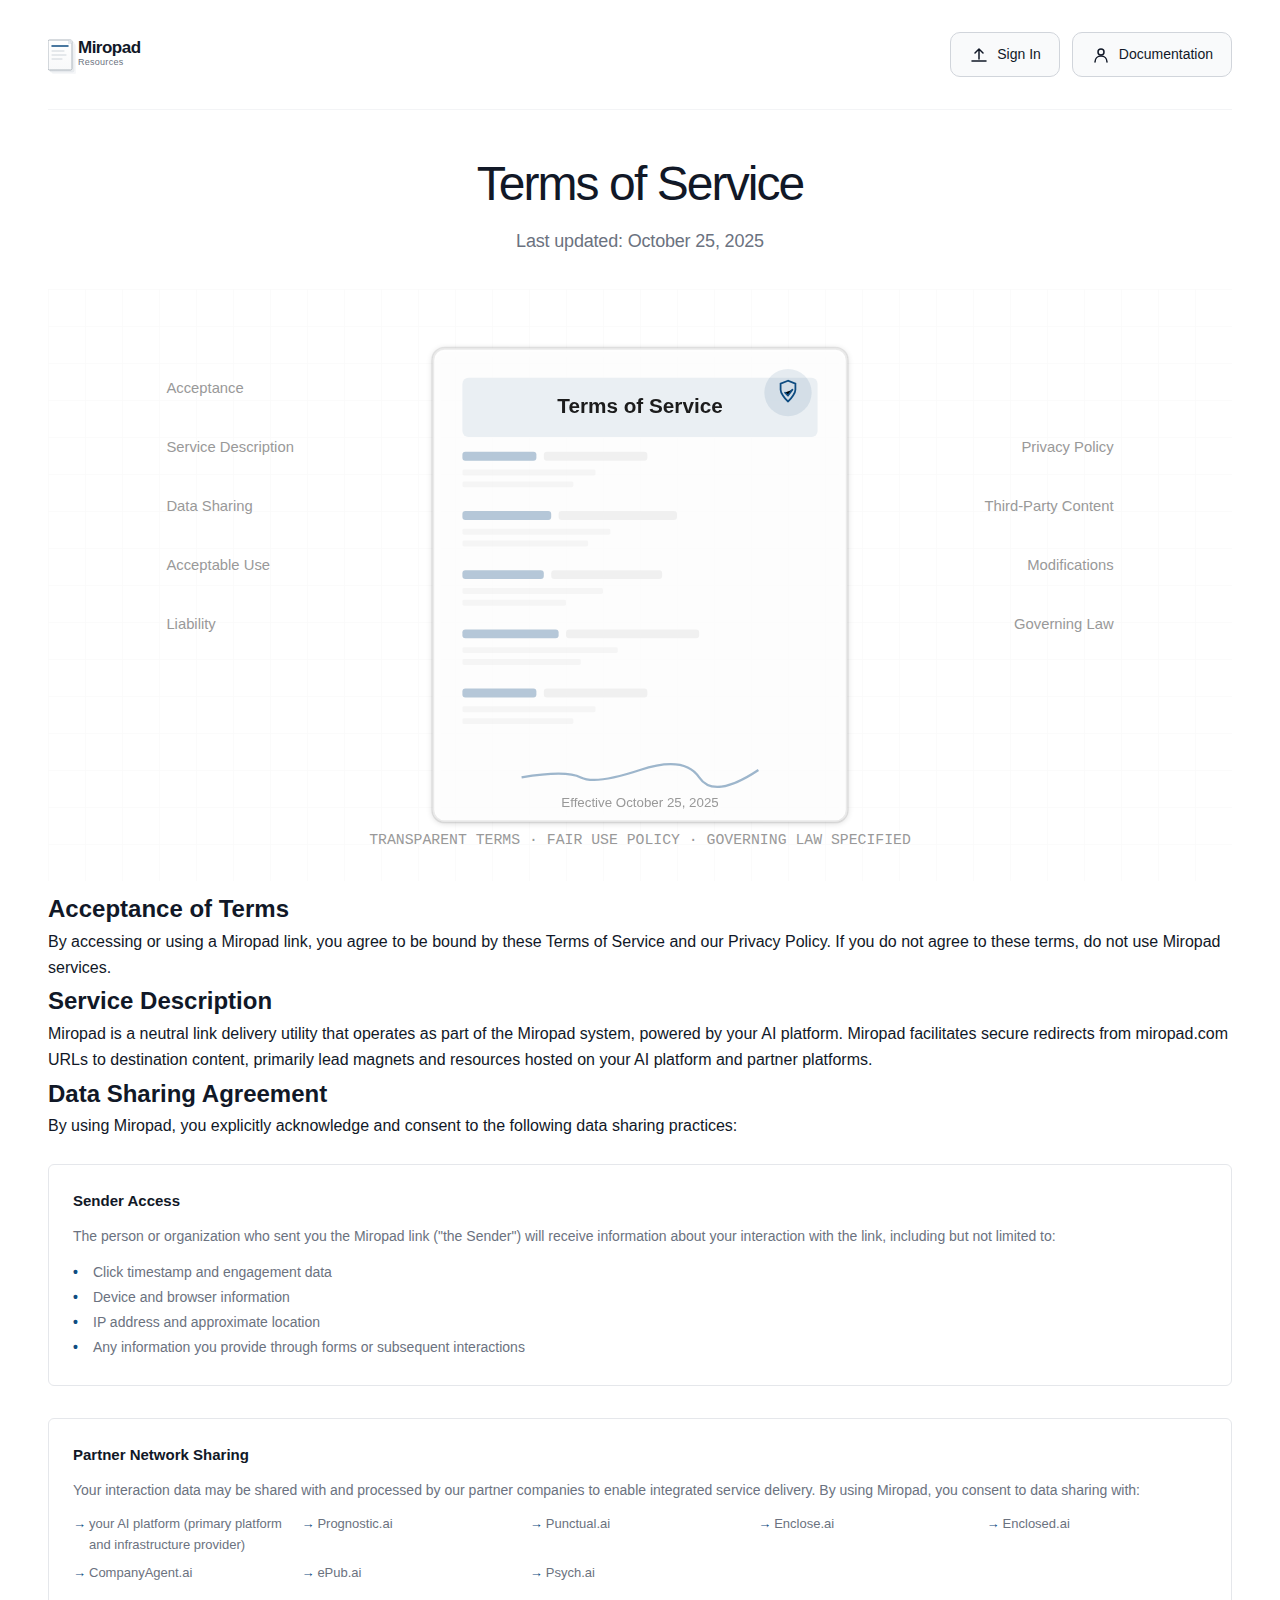
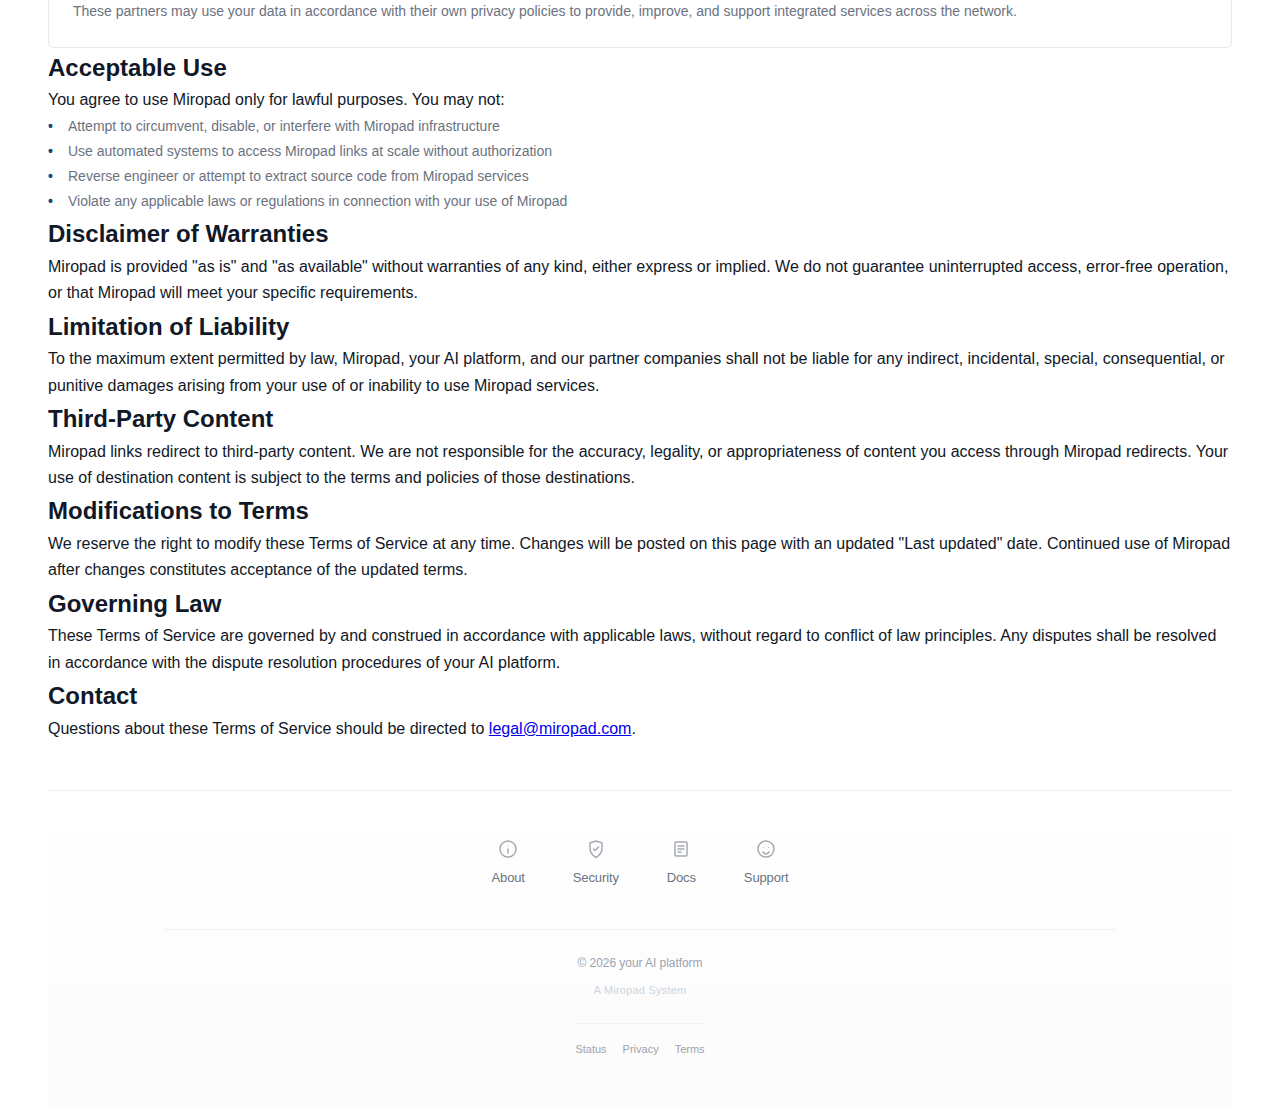
<file: terms.html>
<!DOCTYPE html>
<html lang="en">
<head>
    <meta charset="UTF-8">
    <meta name="viewport" content="width=device-width, initial-scale=1.0">
    <title>Terms – Miropad</title>
    <link rel="stylesheet" href="styles.css">
    <link rel="icon" type="image/svg+xml" href="favicon.svg">
    <link rel="apple-touch-icon" href="miropad-icon.svg">
</head>
<body>
    <div class="container">
        <header>
            <div class="header-content">
                <div class="logo">
                    <a href="/" class="logo-link">
                        <img src="logo.svg" alt="Miropad" class="logo-image" width="120" height="40">
                    </a>
                </div>
                <div class="header-right">
                    <a href="https://app.clients.ai" class="header-action-btn">
                        <svg width="20" height="20" viewBox="0 0 20 20" fill="none" xmlns="http://www.w3.org/2000/svg">
                            <path d="M10 14V4M10 4L6 8M10 4L14 8" stroke="currentColor" stroke-width="1.5" stroke-linecap="round" stroke-linejoin="round"/>
                            <path d="M3 16H17" stroke="currentColor" stroke-width="1.5" stroke-linecap="round"/>
                        </svg>
                        <span>Sign In</span>
                    </a>
                    <a href="/docs" class="header-action-btn">
                        <svg width="20" height="20" viewBox="0 0 20 20" fill="none" xmlns="http://www.w3.org/2000/svg">
                            <circle cx="10" cy="7" r="3" stroke="currentColor" stroke-width="1.5"/>
                            <path d="M4 17C4 13.5 6.5 11 10 11C13.5 11 16 13.5 16 17" stroke="currentColor" stroke-width="1.5" stroke-linecap="round"/>
                        </svg>
                        <span>Documentation</span>
                    </a>
                </div>
            </div>
        </header>

        <!-- View Resource Modal -->
        <div class="modal" id="uploadModal" role="dialog" aria-labelledby="modalTitle" aria-hidden="true">
            <div class="modal-overlay" id="modalOverlay"></div>
            <div class="modal-content">
                <button class="modal-close" id="modalClose" aria-label="Close">
                    <svg width="24" height="24" viewBox="0 0 24 24" fill="none" xmlns="http://www.w3.org/2000/svg">
                        <path d="M18 6L6 18M6 6L18 18" stroke="currentColor" stroke-width="2" stroke-linecap="round"/>
                    </svg>
                </a>
                <h2 id="modalTitle">Powered by Clients.ai</h2>
                <p class="modal-description">Miropad is the secure delivery layer for AI-generated content resources created by Clients.ai agents.</p>
                <p class="modal-description">Our AI agents create personalized resources—reports, audits, guides, and strategic recommendations—and share them through verified links, driving meaningful engagement for your business.</p>
                <a href="https://clients.ai" class="modal-cta">Start Free Trial at Clients.ai →</a>
            </div>
        </div>

        <div class="page-hero">
            <h1>Terms of Service</h1>
            <p class="hero-subtitle">Last updated: October 25, 2025</p>
        </div>

        <!-- Policy Framework Visualization -->
        <div class="page-visualization">
            <svg viewBox="0 0 800 400" xmlns="http://www.w3.org/2000/svg" aria-label="Terms of service framework">
                <defs>
                    <linearGradient id="termsGradient" x1="50%" y1="0%" x2="50%" y2="100%">
                        <stop offset="0%" style="stop-color:#0F4C81;stop-opacity:0.15" />
                        <stop offset="100%" style="stop-color:#0F4C81;stop-opacity:0.03" />
                    </linearGradient>

                    <filter id="termsShadow">
                        <feGaussianBlur in="SourceAlpha" stdDeviation="2"/>
                        <feOffset dx="0" dy="1" result="offsetblur"/>
                        <feComponentTransfer>
                            <feFuncA type="linear" slope="0.2"/>
                        </feComponentTransfer>
                        <feMerge>
                            <feMergeNode/>
                            <feMergeNode in="SourceGraphic"/>
                        </feMerge>
                    </filter>
                </defs>

                <!-- Background -->
                <pattern id="termsGrid" width="25" height="25" patternUnits="userSpaceOnUse">
                    <path d="M 25 0 L 0 0 0 25" fill="none" stroke="rgba(0,0,0,0.02)" stroke-width="1"/>
                </pattern>
                <rect width="800" height="400" fill="url(#termsGrid)"/>

                <!-- Central policy document -->
                <g transform="translate(400, 200)" filter="url(#termsShadow)">
                    <rect x="-140" y="-160" width="280" height="320" rx="8" fill="rgba(255,255,255,0.9)" stroke="rgba(0,0,0,0.08)" stroke-width="2"/>

                    <!-- Document header -->
                    <rect x="-120" y="-140" width="240" height="40" rx="4" fill="rgba(15, 76, 129, 0.08)"/>
                    <text x="0" y="-116" text-anchor="middle" font-family="-apple-system, sans-serif" font-size="14" font-weight="600" fill="#1a1a1a">Terms of Service</text>

                    <!-- Document sections -->
                    <g font-family="-apple-system, sans-serif" font-size="11" fill="#666">
                        <!-- Section 1 -->
                        <rect x="-120" y="-90" width="50" height="6" rx="2" fill="rgba(15, 76, 129, 0.3)"/>
                        <rect x="-65" y="-90" width="70" height="6" rx="2" fill="rgba(0,0,0,0.05)"/>
                        <rect x="-120" y="-78" width="90" height="4" rx="1" fill="rgba(0,0,0,0.03)"/>
                        <rect x="-120" y="-70" width="75" height="4" rx="1" fill="rgba(0,0,0,0.03)"/>

                        <!-- Section 2 -->
                        <rect x="-120" y="-50" width="60" height="6" rx="2" fill="rgba(15, 76, 129, 0.3)"/>
                        <rect x="-55" y="-50" width="80" height="6" rx="2" fill="rgba(0,0,0,0.05)"/>
                        <rect x="-120" y="-38" width="100" height="4" rx="1" fill="rgba(0,0,0,0.03)"/>
                        <rect x="-120" y="-30" width="85" height="4" rx="1" fill="rgba(0,0,0,0.03)"/>

                        <!-- Section 3 -->
                        <rect x="-120" y="-10" width="55" height="6" rx="2" fill="rgba(15, 76, 129, 0.3)"/>
                        <rect x="-60" y="-10" width="75" height="6" rx="2" fill="rgba(0,0,0,0.05)"/>
                        <rect x="-120" y="2" width="95" height="4" rx="1" fill="rgba(0,0,0,0.03)"/>
                        <rect x="-120" y="10" width="70" height="4" rx="1" fill="rgba(0,0,0,0.03)"/>

                        <!-- Section 4 -->
                        <rect x="-120" y="30" width="65" height="6" rx="2" fill="rgba(15, 76, 129, 0.3)"/>
                        <rect x="-50" y="30" width="90" height="6" rx="2" fill="rgba(0,0,0,0.05)"/>
                        <rect x="-120" y="42" width="105" height="4" rx="1" fill="rgba(0,0,0,0.03)"/>
                        <rect x="-120" y="50" width="80" height="4" rx="1" fill="rgba(0,0,0,0.03)"/>

                        <!-- Section 5 -->
                        <rect x="-120" y="70" width="50" height="6" rx="2" fill="rgba(15, 76, 129, 0.3)"/>
                        <rect x="-65" y="70" width="70" height="6" rx="2" fill="rgba(0,0,0,0.05)"/>
                        <rect x="-120" y="82" width="90" height="4" rx="1" fill="rgba(0,0,0,0.03)"/>
                        <rect x="-120" y="90" width="75" height="4" rx="1" fill="rgba(0,0,0,0.03)"/>

                        <!-- Signature area -->
                        <path d="M -80 130 Q -50 125, -40 130 T 0 125 T 40 130 T 80 125" fill="none" stroke="#0F4C81" stroke-width="1.5" opacity="0.4"/>
                        <text x="0" y="150" text-anchor="middle" font-size="9" fill="#999">Effective October 25, 2025</text>
                    </g>

                    <!-- Shield icon (top right of document) -->
                    <g transform="translate(100, -130)">
                        <circle cx="0" cy="0" r="16" fill="rgba(15, 76, 129, 0.1)"/>
                        <path d="M0 -8L-5 -6V-2C-5 0 -2.5 4 0 6C2.5 4 5 0 5 -2V-6L0 -8Z" fill="none" stroke="#0F4C81" stroke-width="1.2"/>
                        <path d="M-2 0L0 2L3 -2" stroke="#0F4C81" stroke-width="1.2" stroke-linecap="round" stroke-linejoin="round"/>
                    </g>
                </g>

                <!-- Left side labels -->
                <g font-family="-apple-system, sans-serif" font-size="10" fill="#999">
                    <text x="80" y="70">Acceptance</text>
                    <text x="80" y="110">Service Description</text>
                    <text x="80" y="150">Data Sharing</text>
                    <text x="80" y="190">Acceptable Use</text>
                    <text x="80" y="230">Liability</text>
                </g>

                <!-- Right side labels -->
                <g font-family="-apple-system, sans-serif" font-size="10" fill="#999" text-anchor="end">
                    <text x="720" y="110">Privacy Policy</text>
                    <text x="720" y="150">Third-Party Content</text>
                    <text x="720" y="190">Modifications</text>
                    <text x="720" y="230">Governing Law</text>
                </g>

                <!-- Footer text -->
                <g font-family="SF Mono, monospace" font-size="10" fill="#999">
                    <text x="400" y="375" text-anchor="middle">TRANSPARENT TERMS · FAIR USE POLICY · GOVERNING LAW SPECIFIED</text>
                </g>
            </svg>
        </div>

        <!-- Acceptance of Terms Section -->
        <div class="content-section">
            <div class="section-header">
                <h2>Acceptance of Terms</h2>
            </div>
            <div class="section-body">
                <p>
                    By accessing or using a Miropad link, you agree to be bound by these Terms of Service and our Privacy Policy.
                    If you do not agree to these terms, do not use Miropad services.
                </p>
            </div>
        </div>

        <!-- Service Description Section -->
        <div class="content-section">
            <div class="section-header">
                <h2>Service Description</h2>
            </div>
            <div class="section-body">
                <p>
                    Miropad is a neutral link delivery utility that operates as part of the Miropad system, powered by your AI platform.
                    Miropad facilitates secure redirects from miropad.com URLs to destination content, primarily lead magnets and
                    resources hosted on your AI platform and partner platforms.
                </p>
            </div>
        </div>

        <!-- Data Sharing Agreement Section -->
        <div class="content-section">
            <div class="section-header">
                <h2>Data Sharing Agreement</h2>
            </div>
            <div class="section-body">
                <p>
                    By using Miropad, you explicitly acknowledge and consent to the following data sharing practices:
                </p>

                <div class="terms-subsection">
                    <h3>Sender Access</h3>
                    <p>The person or organization who sent you the Miropad link ("the Sender") will receive information about your interaction with the link, including but not limited to:</p>
                    <ul class="feature-list">
                        <li>Click timestamp and engagement data</li>
                        <li>Device and browser information</li>
                        <li>IP address and approximate location</li>
                        <li>Any information you provide through forms or subsequent interactions</li>
                    </ul>
                </div>

                <div class="terms-subsection">
                    <h3>Partner Network Sharing</h3>
                    <p>Your interaction data may be shared with and processed by our partner companies to enable integrated service delivery. By using Miropad, you consent to data sharing with:</p>
                    <ul class="partner-list">
                        <li>your AI platform (primary platform and infrastructure provider)</li>
                        <li>Prognostic.ai</li>
                        <li>Punctual.ai</li>
                        <li>Enclose.ai</li>
                        <li>Enclosed.ai</li>
                        <li>CompanyAgent.ai</li>
                        <li>ePub.ai</li>
                        <li>Psych.ai</li>
                    </ul>
                    <p style="margin-top: 16px;">
                        These partners may use your data in accordance with their own privacy policies to provide, improve, and
                        support integrated services across the network.
                    </p>
                </div>
            </div>
        </div>

        <!-- Acceptable Use Section -->
        <div class="content-section">
            <div class="section-header">
                <h2>Acceptable Use</h2>
            </div>
            <div class="section-body">
                <p>You agree to use Miropad only for lawful purposes. You may not:</p>
                <ul class="feature-list">
                    <li>Attempt to circumvent, disable, or interfere with Miropad infrastructure</li>
                    <li>Use automated systems to access Miropad links at scale without authorization</li>
                    <li>Reverse engineer or attempt to extract source code from Miropad services</li>
                    <li>Violate any applicable laws or regulations in connection with your use of Miropad</li>
                </ul>
            </div>
        </div>

        <!-- Warranties and Liability Section -->
        <div class="content-section">
            <div class="section-header">
                <h2>Disclaimer of Warranties</h2>
            </div>
            <div class="section-body">
                <p>
                    Miropad is provided "as is" and "as available" without warranties of any kind, either express or implied.
                    We do not guarantee uninterrupted access, error-free operation, or that Miropad will meet your specific requirements.
                </p>
            </div>
        </div>

        <div class="content-section">
            <div class="section-header">
                <h2>Limitation of Liability</h2>
            </div>
            <div class="section-body">
                <p>
                    To the maximum extent permitted by law, Miropad, your AI platform, and our partner companies shall not be liable
                    for any indirect, incidental, special, consequential, or punitive damages arising from your use of or inability
                    to use Miropad services.
                </p>
            </div>
        </div>

        <!-- Third-Party Content Section -->
        <div class="content-section">
            <div class="section-header">
                <h2>Third-Party Content</h2>
            </div>
            <div class="section-body">
                <p>
                    Miropad links redirect to third-party content. We are not responsible for the accuracy, legality, or
                    appropriateness of content you access through Miropad redirects. Your use of destination content is subject
                    to the terms and policies of those destinations.
                </p>
            </div>
        </div>

        <!-- Modifications Section -->
        <div class="content-section">
            <div class="section-header">
                <h2>Modifications to Terms</h2>
            </div>
            <div class="section-body">
                <p>
                    We reserve the right to modify these Terms of Service at any time. Changes will be posted on this page
                    with an updated "Last updated" date. Continued use of Miropad after changes constitutes acceptance of the
                    updated terms.
                </p>
            </div>
        </div>

        <!-- Governing Law Section -->
        <div class="content-section">
            <div class="section-header">
                <h2>Governing Law</h2>
            </div>
            <div class="section-body">
                <p>
                    These Terms of Service are governed by and construed in accordance with applicable laws, without regard to
                    conflict of law principles. Any disputes shall be resolved in accordance with the dispute resolution procedures
                    of your AI platform.
                </p>
            </div>
        </div>

        <!-- Contact Section -->
        <div class="content-section" style="border-bottom: none;">
            <div class="section-header">
                <h2>Contact</h2>
            </div>
            <div class="section-body">
                <p>
                    Questions about these Terms of Service should be directed to <a href="mailto:legal@miropad.com">legal@miropad.com</a>.
                </p>
            </div>
        </div>

        <footer class="ive-footer">
            <div class="footer-wrapper">
                <nav class="footer-main-nav">
                    <a href="/about" class="footer-nav-item">
                        <svg width="20" height="20" viewBox="0 0 20 20" fill="none" xmlns="http://www.w3.org/2000/svg">
                            <circle cx="10" cy="10" r="8" stroke="currentColor" stroke-width="1.5"/>
                            <path d="M10 10V14" stroke="currentColor" stroke-width="1.5" stroke-linecap="round"/>
                            <circle cx="10" cy="7" r="0.5" fill="currentColor"/>
                        </svg>
                        <span>About</span>
                    </a>
                    <a href="/security" class="footer-nav-item">
                        <svg width="20" height="20" viewBox="0 0 20 20" fill="none" xmlns="http://www.w3.org/2000/svg">
                            <path d="M10 2L4 4V9C4 13 6.5 16.5 10 18.5C13.5 16.5 16 13 16 9V4L10 2Z" stroke="currentColor" stroke-width="1.5" stroke-linejoin="round"/>
                            <path d="M7.5 10L9 11.5L12.5 8" stroke="currentColor" stroke-width="1.5" stroke-linecap="round" stroke-linejoin="round"/>
                        </svg>
                        <span>Security</span>
                    </a>
                    <a href="/docs" class="footer-nav-item">
                        <svg width="20" height="20" viewBox="0 0 20 20" fill="none" xmlns="http://www.w3.org/2000/svg">
                            <rect x="4" y="3" width="12" height="14" rx="1" stroke="currentColor" stroke-width="1.5"/>
                            <path d="M7 7H13M7 10H13M7 13H10" stroke="currentColor" stroke-width="1.5" stroke-linecap="round"/>
                        </svg>
                        <span>Docs</span>
                    </a>
                    <a href="/support" class="footer-nav-item">
                        <svg width="20" height="20" viewBox="0 0 20 20" fill="none" xmlns="http://www.w3.org/2000/svg">
                            <circle cx="10" cy="10" r="8" stroke="currentColor" stroke-width="1.5"/>
                            <path d="M7 13C7 13 8.5 15 10 15C11.5 15 13 13 13 13" stroke="currentColor" stroke-width="1.5" stroke-linecap="round"/>
                            <circle cx="7.5" cy="8.5" r="0.5" fill="currentColor"/>
                            <circle cx="12.5" cy="8.5" r="0.5" fill="currentColor"/>
                        </svg>
                        <span>Support</span>
                    </a>
                </nav>
                <div class="footer-meta">
                    <p class="footer-copyright">© <span id="current-year">2025</span> your AI platform</p>
                    <p class="footer-tagline">A Miropad System</p>
                    <nav class="footer-legal-nav">
                        <a href="/status">Status</a>
                        <a href="/privacy">Privacy</a>
                        <a href="/terms">Terms</a>
                    </nav>
                </div>
            </div>
        </footer>
    </div>
    <script>document.getElementById('current-year').textContent = new Date().getFullYear();</script>
    <script>
    // Upload Modal
    (function() {
        const modal = document.getElementById('uploadModal');
        const uploadBtn = document.getElementById('uploadBtn');
        const modalClose = document.getElementById('modalClose');
        const modalOverlay = document.getElementById('modalOverlay');

        function openModal() {
            modal.classList.add('active');
            document.body.style.overflow = 'hidden';
            modal.setAttribute('aria-hidden', 'false');
        }

        function closeModal() {
            modal.classList.remove('active');
            document.body.style.overflow = '';
            modal.setAttribute('aria-hidden', 'true');
        }

        uploadBtn.addEventListener('click', openModal);
        modalClose.addEventListener('click', closeModal);
        modalOverlay.addEventListener('click', closeModal);

        document.addEventListener('keydown', function(e) {
            if (e.key === 'Escape' && modal.classList.contains('active')) {
                closeModal();
            }
        });
    })();
    </script>
</body>
</html>
</file>
<file: styles.css>
/* Maximum legitimacy design: institutional, confident, secure */

* {
    margin: 0;
    padding: 0;
    box-sizing: border-box;
}

body {
    font-family: -apple-system, BlinkMacSystemFont, 'SF Pro Display', 'SF Pro Text', 'Segoe UI', 'Helvetica Neue', Arial, sans-serif;
    background: #FFFFFF;
    color: #111827;
    line-height: 1.65;
    -webkit-font-smoothing: antialiased;
    -moz-osx-font-smoothing: grayscale;
    text-rendering: optimizeLegibility;
}

.container {
    min-height: 100vh;
    display: flex;
    flex-direction: column;
    max-width: 1280px;
    margin: 0 auto;
    padding: 0 48px;
    background: #FFFFFF;
}

@media (max-width: 1024px) {
    .container {
        max-width: 100%;
        padding: 0 32px;
    }
}

@media (max-width: 768px) {
    .container {
        padding: 0 24px;
    }
}

@media (max-width: 480px) {
    .container {
        padding: 0 16px;
    }
}

/* Header with status indicator */
header {
    padding: 32px 0 32px;
    border-bottom: 1px solid #F3F4F6;
}

.header-content {
    display: flex;
    justify-content: space-between;
    align-items: center;
}

.header-right {
    display: flex;
    align-items: center;
    gap: 32px;
}

.logo {
    font-size: 18px;
    font-weight: 600;
    letter-spacing: -0.02em;
    color: #111827;
    display: flex;
    align-items: center;
    gap: 6px;
}

.logo-lock {
    color: #0F4C81;
}

/* Status indicator - subtle green dot */
.status-indicator {
    display: flex;
    align-items: center;
    gap: 8px;
    font-size: 13px;
    color: #6B7280;
}

.status-dot {
    width: 8px;
    height: 8px;
    background: #0F4C81;
    border-radius: 50%;
    box-shadow: 0 0 0 2px rgba(15, 76, 129, 0.15);
    animation: pulse 2s ease-in-out infinite;
}

@keyframes pulse {
    0%, 100% {
        box-shadow: 0 0 0 2px rgba(15, 76, 129, 0.15);
    }
    50% {
        box-shadow: 0 0 0 4px rgba(15, 76, 129, 0.1);
    }
}

.status-text {
    font-weight: 500;
    letter-spacing: -0.01em;
}

.uptime-badge {
    font-size: 12px;
    color: #9CA3AF;
    font-weight: 500;
    font-family: 'SF Mono', 'Monaco', 'Inconsolata', 'Courier New', monospace;
    padding-left: 8px;
    border-left: 1px solid rgba(0, 0, 0, 0.1);
}

/* Main content */
main {
    flex: 1;
    display: flex;
    flex-direction: column;
    justify-content: center;
    padding: 64px 0;
}

/* Security badge - subtle lock indicator */
.security-badge {
    display: inline-flex;
    align-items: center;
    gap: 8px;
    font-size: 14px;
    color: #6B7280;
    font-weight: 500;
    margin-bottom: 40px;
    padding: 10px 18px;
    background: #F9FAFB;
    border: 1px solid #E5E7EB;
    border-radius: 24px;
    width: fit-content;
    letter-spacing: -0.006em;
    transition: all 0.2s ease;
}

.security-badge:hover {
    background: #F3F4F6;
    border-color: #D1D5DB;
}

.security-badge svg {
    color: #0F4C81;
    opacity: 0.9;
}

h1 {
    font-size: 72px;
    font-weight: 600;
    letter-spacing: -0.04em;
    color: #111827;
    margin-bottom: 28px;
    line-height: 1.08;
    font-family: -apple-system, BlinkMacSystemFont, 'SF Pro Display', 'Segoe UI', sans-serif;
}

@media (max-width: 768px) {
    h1 {
        font-size: 48px;
        letter-spacing: -0.03em;
    }
}

@media (max-width: 480px) {
    h1 {
        font-size: 40px;
    }
}

.description {
    font-size: 20px;
    color: #6B7280;
    margin-bottom: 16px;
    max-width: 640px;
    line-height: 1.6;
    letter-spacing: -0.011em;
    font-weight: 400;
}

.subdescription {
    font-size: 16px;
    color: #9CA3AF;
    margin-bottom: 56px;
    max-width: 600px;
    line-height: 1.6;
    letter-spacing: -0.008em;
}

.infrastructure-diagram {
    margin: 56px 0 72px;
    display: flex;
    justify-content: center;
    align-items: center;
    padding: 0 24px;
}

.infrastructure-diagram svg {
    max-width: 100%;
    height: auto;
    display: block;
}

.positioning {
    font-size: 14px;
    color: #9CA3AF;
    font-weight: 400;
    letter-spacing: 0;
    padding-top: 32px;
    border-top: 1px solid rgba(0, 0, 0, 0.06);
}

.verified-badge {
    display: inline-flex;
    align-items: center;
    gap: 8px;
    font-size: 14px;
    color: #6B7280;
    font-weight: 500;
    margin-top: 24px;
    padding: 8px 16px;
    background: #F0F7FF;
    border: 1px solid #DBEAFE;
    border-radius: 20px;
    width: fit-content;
    letter-spacing: -0.006em;
}

.verified-badge svg {
    flex-shrink: 0;
}

.established {
    font-size: 12px;
    color: #bbb;
    font-weight: 500;
    letter-spacing: 0.05em;
    text-transform: uppercase;
    margin-top: 16px;
    font-family: 'SF Mono', 'Monaco', 'Inconsolata', 'Courier New', monospace;
}

/* Footer with institutional structure */
footer {
    padding: 48px 0 56px;
    border-top: 1px solid #F3F4F6;
    margin-top: auto;
    background: #FAFBFC;
}

/* Security certifications section */
.certifications {
    margin-bottom: 32px;
    padding-bottom: 32px;
    border-bottom: 1px solid rgba(0, 0, 0, 0.06);
}

.cert-label {
    font-size: 12px;
    color: #9CA3AF;
    font-weight: 500;
    letter-spacing: 0.03em;
    text-transform: uppercase;
    margin-bottom: 16px;
}

.cert-badges {
    display: flex;
    gap: 16px;
    flex-wrap: wrap;
}

.cert-badge {
    display: flex;
    flex-direction: column;
    align-items: center;
    gap: 8px;
    text-align: center;
}

.cert-badge svg {
    display: block;
}

.cert-badge span {
    font-size: 11px;
    color: #6B7280;
    font-weight: 600;
    line-height: 1.3;
    letter-spacing: -0.01em;
}

.footer-content {
    display: flex;
    justify-content: space-between;
    align-items: flex-start;
    gap: 32px;
}

.footer-section {
    display: flex;
    flex-direction: column;
    gap: 10px;
}

.footer-links {
    display: flex;
    align-items: center;
    gap: 12px;
    font-size: 14px;
}

.footer-links a {
    color: #6B7280;
    text-decoration: none;
    transition: color 0.15s ease;
    font-weight: 500;
}

.footer-links a:hover {
    color: #111827;
}

.divider {
    color: #ddd;
}

.powered-by {
    font-size: 13px;
    color: #9CA3AF;
    font-weight: 400;
}

.powered-by a {
    color: #111827;
    text-decoration: none;
    font-weight: 600;
    transition: opacity 0.15s ease;
}

.powered-by a:hover {
    opacity: 0.7;
}

.business-entity {
    font-size: 12px;
    color: #9CA3AF;
    margin-top: 10px;
}

.copyright {
    font-size: 12px;
    color: #bbb;
    margin-top: 8px;
    font-family: 'SF Mono', 'Monaco', 'Inconsolata', 'Courier New', monospace;
}

/* Professional contact section */
.footer-contact {
    text-align: right;
}

.contact-label {
    font-size: 12px;
    color: #9CA3AF;
    font-weight: 500;
    letter-spacing: 0.03em;
    text-transform: uppercase;
    margin-bottom: 6px;
}

.contact-links {
    display: flex;
    align-items: center;
    gap: 10px;
    font-size: 13px;
}

.contact-links a {
    color: #6B7280;
    text-decoration: none;
    font-family: 'SF Mono', 'Monaco', 'Inconsolata', 'Courier New', monospace;
    font-size: 12px;
    transition: color 0.15s ease;
}

.contact-links a:hover {
    color: #111827;
}

/* Legal pages styling */
.legal-page {
    max-width: 720px;
    margin: 0 auto;
    padding: 0 24px 48px;
    background: #fafafa;
    min-height: 100vh;
}

.legal-header {
    padding: 40px 0 32px;
    border-bottom: 1px solid rgba(0, 0, 0, 0.06);
    margin-bottom: 32px;
}

/* Logo image styling */
.logo-link {
    display: block;
    line-height: 0;
}

.logo-image {
    display: block;
    height: 40px;
    width: auto;
}

/* Main navigation */
.main-nav {
    display: flex;
    align-items: center;
    gap: 24px;
}

.main-nav a {
    font-size: 14px;
    font-weight: 500;
    color: #6B7280;
    text-decoration: none;
    transition: color 0.15s ease;
    position: relative;
}

.main-nav a:hover {
    color: #111827;
}

.main-nav a.nav-active {
    color: #111827;
}

.main-nav a.nav-active::after {
    content: '';
    position: absolute;
    bottom: -10px;
    left: 0;
    right: 0;
    height: 2px;
    background: #0F4C81;
}

/* Status page components */
.status-card {
    padding: 24px;
    border-radius: 8px;
    margin-bottom: 32px;
    border: 1px solid #E5E7EB;
}

.status-card-operational {
    background: linear-gradient(to bottom, rgba(15, 76, 129, 0.03), rgba(15, 76, 129, 0.01));
    border-color: rgba(15, 76, 129, 0.2);
}

.status-card-header {
    display: flex;
    align-items: center;
    gap: 12px;
    margin-bottom: 8px;
}

.status-card-header h2 {
    margin: 0;
    font-size: 20px;
    font-weight: 600;
    color: #111827;
}

.status-card p {
    margin: 0;
    color: #6B7280;
}

.service-status {
    display: flex;
    flex-direction: column;
    gap: 16px;
    margin-bottom: 32px;
}

.service-item {
    display: flex;
    justify-content: space-between;
    align-items: center;
    padding: 16px;
    background: #F9FAFB;
    border: 1px solid #E5E7EB;
    border-radius: 6px;
}

.service-info {
    display: flex;
    flex-direction: column;
    gap: 4px;
}

.service-name {
    font-size: 15px;
    font-weight: 600;
    color: #111827;
}

.service-desc {
    font-size: 13px;
    color: #9CA3AF;
}

.service-indicator {
    display: flex;
    align-items: center;
    gap: 8px;
    font-size: 13px;
    font-weight: 500;
}

.service-indicator.operational {
    color: #0F4C81;
}

.service-indicator .status-dot {
    width: 8px;
    height: 8px;
    background: currentColor;
    border-radius: 50%;
}

.metrics-grid {
    display: grid;
    grid-template-columns: repeat(auto-fit, minmax(140px, 1fr));
    gap: 16px;
    margin-bottom: 32px;
}

.metric-card {
    padding: 20px;
    background: #F9FAFB;
    border: 1px solid #E5E7EB;
    border-radius: 6px;
    text-align: center;
}

.metric-value {
    font-size: 28px;
    font-weight: 600;
    color: #111827;
    margin-bottom: 8px;
    font-family: 'SF Mono', 'Monaco', 'Inconsolata', 'Courier New', monospace;
}

.metric-label {
    font-size: 12px;
    color: #9CA3AF;
    font-weight: 500;
    text-transform: uppercase;
    letter-spacing: 0.02em;
}

.info-box {
    display: flex;
    gap: 12px;
    padding: 16px;
    background: rgba(15, 76, 129, 0.05);
    border: 1px solid rgba(15, 76, 129, 0.15);
    border-radius: 6px;
    margin-bottom: 32px;
    font-size: 14px;
    color: #6B7280;
    line-height: 1.6;
}

.info-box svg {
    color: #0F4C81;
}

.legal-page h1 {
    font-size: 36px;
    font-weight: 300;
    letter-spacing: -0.03em;
    margin-bottom: 8px;
}

.legal-page .last-updated {
    font-size: 14px;
    color: #9CA3AF;
    margin-bottom: 40px;
    font-family: 'SF Mono', 'Monaco', 'Inconsolata', 'Courier New', monospace;
    font-weight: 500;
}

.legal-page h2 {
    font-size: 20px;
    font-weight: 600;
    margin-top: 40px;
    margin-bottom: 16px;
    color: #111827;
    letter-spacing: -0.02em;
}

.legal-page p {
    font-size: 15px;
    color: #6B7280;
    margin-bottom: 16px;
    line-height: 1.7;
}

.legal-page ul {
    margin-left: 24px;
    margin-bottom: 16px;
}

.legal-page li {
    font-size: 15px;
    color: #6B7280;
    margin-bottom: 10px;
    line-height: 1.7;
}

.legal-page strong {
    color: #111827;
    font-weight: 600;
}

.legal-page a {
    color: #111827;
    text-decoration: underline;
    text-decoration-color: rgba(0, 0, 0, 0.2);
    text-underline-offset: 2px;
    transition: text-decoration-color 0.15s ease;
}

.legal-page a:hover {
    text-decoration-color: rgba(0, 0, 0, 0.6);
}

.back-link {
    display: inline-flex;
    align-items: center;
    font-size: 14px;
    color: #6B7280;
    text-decoration: none;
    margin-bottom: 32px;
    transition: color 0.15s ease;
    font-weight: 500;
}

.back-link:hover {
    color: #111827;
}

/* Responsive design */
@media (max-width: 640px) {
    /* Prevent horizontal scroll */
    body {
        overflow-x: hidden;
    }

    .container {
        box-shadow: none;
        padding: 0 16px;
    }

    h1 {
        font-size: 32px;
        line-height: 1.2;
    }

    .description {
        font-size: 15px;
    }

    .header-content {
        justify-content: space-between;
        align-items: center;
    }

    .header-right {
        gap: 8px;
    }

    .header-action-btn span {
        display: none;
    }

    .header-action-btn {
        padding: 10px;
        min-width: 44px;
        justify-content: center;
    }

    .main-nav {
        gap: 16px;
    }

    .main-nav a {
        font-size: 13px;
    }

    /* Hide complex SVG diagrams on mobile - too wide for small screens */
    .infrastructure-diagram {
        display: none;
    }

    /* Footer mobile optimization */
    .footer-links {
        flex-direction: column;
        align-items: flex-start;
        gap: 12px;
    }

    .footer-links .divider {
        display: none;
    }

    .footer-content {
        flex-direction: column;
        gap: 24px;
    }

    .footer-contact {
        text-align: left;
    }

    /* Certification badges mobile layout */
    .cert-badges {
        display: grid;
        grid-template-columns: repeat(2, 1fr);
        gap: 16px;
    }

    header {
        padding: 24px 0 16px;
    }

    main {
        padding: 32px 0;
    }

    .legal-page h1 {
        font-size: 28px;
    }

    /* Logo size adjustment */
    .logo-image {
        height: 28px;
        width: auto;
    }
}

@media (max-width: 480px) {
    /* Further mobile optimizations for smallest screens */
    .container {
        padding: 0 12px;
    }

    h1 {
        font-size: 28px;
    }

    .description {
        font-size: 14px;
        line-height: 1.5;
    }

    .status-text {
        display: none;
    }

    .uptime-badge {
        display: none;
    }

    /* Even smaller certification badges on tiny screens */
    .cert-badge svg {
        width: 28px;
        height: 28px;
    }

    .cert-badge span {
        font-size: 10px;
    }

    .contact-links {
        flex-direction: column;
        align-items: flex-start;
        gap: 6px;
    }

    .contact-links .divider {
        display: none;
    }

    /* Smaller logo on smallest devices */
    .logo-image {
        height: 24px;
        width: auto;
    }

    /* Adjust positioning text */
    .positioning {
        font-size: 12px;
        line-height: 1.4;
    }

    /* Security badge adjustment */
    .security-badge {
        font-size: 12px;
        padding: 6px 10px;
    }

    /* Verified badge adjustment */
    .verified-badge {
        font-size: 12px;
        padding: 4px 10px;
    }

    /* Copyright text adjustment */
    .copyright {
        font-size: 11px;
        line-height: 1.4;
    }
}

/* Special handling for very small devices (iPhone SE, etc.) */
@media (max-width: 375px) {
    h1 {
        font-size: 26px;
    }

    .main-nav a {
        font-size: 12px;
    }

    .main-nav {
        gap: 12px;
    }

    /* Single column for certification badges on very small screens */
    .cert-badges {
        grid-template-columns: 1fr;
        gap: 12px;
    }

    .footer-links a {
        font-size: 13px;
    }
}

/* Security Page Components */
.security-features {
    display: grid;
    grid-template-columns: repeat(auto-fit, minmax(250px, 1fr));
    gap: 24px;
    margin-top: 32px;
}

.security-feature {
    display: flex;
    gap: 16px;
    align-items: flex-start;
    padding: 24px;
    background: rgba(255, 255, 255, 0.6);
    border-radius: 8px;
    border: 1px solid #E5E7EB;
    transition: all 0.2s ease;
}

.security-feature:hover {
    background: rgba(255, 255, 255, 0.9);
    border-color: rgba(15, 76, 129, 0.2);
    transform: translateY(-2px);
    box-shadow: 0 4px 12px rgba(0, 0, 0, 0.08);
}

.feature-icon {
    flex-shrink: 0;
    width: 40px;
    height: 40px;
    display: flex;
    align-items: center;
    justify-content: center;
    background: rgba(15, 76, 129, 0.08);
    border-radius: 6px;
}

.feature-content h3 {
    font-size: 15px;
    font-weight: 600;
    margin-bottom: 6px;
    color: #111827;
}

.feature-content p {
    font-size: 14px;
    line-height: 1.5;
    color: #6B7280;
    margin: 0;
}

.feature-list {
    list-style: none;
    padding: 0;
    margin: 0;
}

.feature-list li {
    font-size: 14px;
    line-height: 1.8;
    color: #6B7280;
    padding-left: 20px;
    position: relative;
}

.feature-list li::before {
    content: "•";
    color: #0F4C81;
    font-weight: bold;
    position: absolute;
    left: 0;
}

/* Compliance Grid */
.compliance-grid {
    display: grid;
    grid-template-columns: repeat(auto-fit, minmax(200px, 1fr));
    gap: 24px;
    margin-top: 32px;
}

.compliance-card {
    padding: 32px 24px;
    background: rgba(255, 255, 255, 0.6);
    border-radius: 8px;
    border: 1px solid #E5E7EB;
    text-align: center;
    transition: all 0.2s ease;
}

.compliance-card:hover {
    background: rgba(255, 255, 255, 0.9);
    border-color: rgba(15, 76, 129, 0.2);
    transform: translateY(-2px);
    box-shadow: 0 4px 12px rgba(0, 0, 0, 0.08);
}

.compliance-badge {
    display: inline-block;
    padding: 6px 16px;
    background: rgba(15, 76, 129, 0.1);
    color: #0F4C81;
    border-radius: 4px;
    font-size: 11px;
    font-weight: 600;
    font-family: 'SF Mono', 'Monaco', 'Inconsolata', 'Courier New', monospace;
    letter-spacing: 0.5px;
    margin-bottom: 16px;
}

.compliance-card h3 {
    font-size: 16px;
    font-weight: 600;
    margin-bottom: 8px;
    color: #111827;
}

.compliance-card p {
    font-size: 13px;
    line-height: 1.5;
    color: #6B7280;
    margin: 0;
}

/* Response Timeline */
.response-timeline {
    margin-top: 32px;
    display: flex;
    flex-direction: column;
    gap: 24px;
}

.timeline-item {
    display: flex;
    gap: 24px;
    align-items: flex-start;
}

.timeline-marker {
    flex-shrink: 0;
    width: 56px;
    height: 56px;
    border-radius: 50%;
    background: rgba(15, 76, 129, 0.08);
    border: 2px solid rgba(15, 76, 129, 0.2);
    display: flex;
    align-items: center;
    justify-content: center;
    font-size: 13px;
    font-weight: 600;
    font-family: 'SF Mono', 'Monaco', 'Inconsolata', 'Courier New', monospace;
    color: #0F4C81;
}

.timeline-content {
    flex: 1;
    padding-top: 8px;
}

.timeline-content h3 {
    font-size: 15px;
    font-weight: 600;
    margin-bottom: 4px;
    color: #111827;
}

.timeline-content p {
    font-size: 14px;
    line-height: 1.5;
    color: #6B7280;
    margin: 0;
}

/* Responsive adjustments for security components */
@media (max-width: 640px) {
    .security-features {
        grid-template-columns: 1fr;
    }

    .compliance-grid {
        grid-template-columns: 1fr;
    }

    .timeline-marker {
        width: 48px;
        height: 48px;
        font-size: 11px;
    }

    /* Hide timeline visual on very small screens */
    .response-timeline {
        gap: 16px;
    }

    .timeline-item {
        gap: 16px;
    }
}

@media (max-width: 480px) {
    .security-feature {
        padding: 16px;
    }

    .feature-icon {
        width: 32px;
        height: 32px;
    }

    .compliance-card {
        padding: 24px 16px;
    }
}

/* Status Page Components */
.status-banner {
    display: flex;
    gap: 20px;
    align-items: flex-start;
    padding: 32px;
    background: rgba(15, 76, 129, 0.05);
    border-radius: 8px;
    border: 1px solid rgba(15, 76, 129, 0.2);
    margin-bottom: 48px;
}

.status-banner-icon {
    flex-shrink: 0;
}

.status-banner-content h2 {
    font-size: 18px;
    font-weight: 600;
    margin-bottom: 8px;
    color: #111827;
}

.status-banner-content p {
    font-size: 14px;
    line-height: 1.6;
    color: #6B7280;
    margin: 0;
}

.incident-status {
    display: flex;
    flex-direction: column;
    align-items: center;
    text-align: center;
    padding: 48px 24px;
    background: rgba(255, 255, 255, 0.4);
    border-radius: 8px;
    border: 1px solid #E5E7EB;
    margin-bottom: 24px;
}

.incident-status svg {
    margin-bottom: 16px;
}

.incident-status p {
    font-size: 15px;
    color: #6B7280;
    margin: 0;
}

/* Responsive adjustments for status components */
@media (max-width: 640px) {
    .status-banner {
        flex-direction: column;
        gap: 16px;
        padding: 24px;
    }

    .metrics-grid {
        grid-template-columns: 1fr;
    }

    .service-item {
        flex-direction: column;
        align-items: flex-start;
        gap: 12px;
    }
}

@media (max-width: 480px) {
    .status-banner {
        padding: 16px;
    }

    .metric-card {
        padding: 16px;
    }

    .metric-value {
        font-size: 24px;
    }

    .service-item {
        padding: 12px;
    }
}

/* Privacy Page Components */
.data-sharing-cards {
    display: grid;
    grid-template-columns: repeat(auto-fit, minmax(300px, 1fr));
    gap: 24px;
    margin-top: 24px;
}

.sharing-card {
    padding: 32px;
    background: rgba(255, 255, 255, 0.6);
    border-radius: 8px;
    border: 1px solid #E5E7EB;
}

.sharing-card h3 {
    font-size: 16px;
    font-weight: 600;
    margin-bottom: 12px;
    color: #111827;
}

.sharing-card p {
    font-size: 14px;
    line-height: 1.6;
    color: #6B7280;
    margin: 0 0 16px 0;
}

.sharing-card p:last-child {
    margin-bottom: 0;
}

.partner-list {
    list-style: none;
    padding: 0;
    margin: 0;
    display: grid;
    grid-template-columns: repeat(auto-fit, minmax(200px, 1fr));
    gap: 8px;
}

.partner-list li {
    font-size: 13px;
    color: #6B7280;
    padding-left: 16px;
    position: relative;
    line-height: 1.6;
}

.partner-list li::before {
    content: "→";
    color: #0F4C81;
    position: absolute;
    left: 0;
    font-weight: 600;
}

/* Responsive adjustments for privacy components */
@media (max-width: 640px) {
    .data-sharing-cards {
        grid-template-columns: 1fr;
    }

    .partner-list {
        grid-template-columns: 1fr;
    }
}

/* Terms Page Components */
.terms-subsection {
    margin-top: 32px;
    padding: 24px;
    background: rgba(255, 255, 255, 0.4);
    border-radius: 6px;
    border: 1px solid #E5E7EB;
}

.terms-subsection:first-of-type {
    margin-top: 24px;
}

.terms-subsection h3 {
    font-size: 15px;
    font-weight: 600;
    margin-bottom: 12px;
    color: #111827;
}

.terms-subsection p {
    font-size: 14px;
    line-height: 1.6;
    color: #6B7280;
    margin: 0 0 12px 0;
}

.terms-subsection p:last-child {
    margin-bottom: 0;
}

.terms-subsection ul {
    margin-top: 12px;
}

/* Trust Stats Section */
.trust-stats {
    display: flex;
    justify-content: center;
    gap: 64px;
    margin: 56px 0 72px;
    padding: 48px 32px;
    background: linear-gradient(to bottom, rgba(0, 0, 0, 0.015) 0%, rgba(0, 0, 0, 0.025) 100%);
    border-radius: 16px;
    border: 1px solid rgba(0, 0, 0, 0.04);
}

.stat-item {
    text-align: center;
}

.stat-value {
    font-size: 48px;
    font-weight: 300;
    color: #111827;
    margin-bottom: 12px;
    font-family: -apple-system, BlinkMacSystemFont, 'Segoe UI', 'Helvetica Neue', Arial, sans-serif;
    letter-spacing: -0.04em;
    line-height: 1;
}

.stat-label {
    font-size: 14px;
    color: #6B7280;
    font-weight: 500;
    letter-spacing: -0.01em;
}

/* How It Works Section */
.how-it-works {
    margin: 64px 0 32px 0;
    padding: 48px 32px;
    background: linear-gradient(to bottom, rgba(15, 76, 129, 0.02) 0%, rgba(15, 76, 129, 0.04) 100%);
    border-radius: 12px;
}

.how-it-works h2 {
    text-align: center;
    font-size: 28px;
    font-weight: 600;
    color: #111827;
    margin-bottom: 40px;
    letter-spacing: -0.02em;
}

.steps {
    display: grid;
    grid-template-columns: repeat(3, 1fr);
    gap: 32px;
    max-width: 900px;
    margin: 0 auto;
}

.step {
    display: flex;
    gap: 16px;
    align-items: flex-start;
}

.step-number {
    flex-shrink: 0;
    width: 36px;
    height: 36px;
    border-radius: 50%;
    background: rgba(15, 76, 129, 0.1);
    color: #0F4C81;
    display: flex;
    align-items: center;
    justify-content: center;
    font-weight: 700;
    font-size: 16px;
    font-family: 'SF Mono', 'Monaco', 'Inconsolata', 'Courier New', monospace;
}

.step-content h3 {
    font-size: 16px;
    font-weight: 600;
    color: #111827;
    margin-bottom: 6px;
    letter-spacing: -0.01em;
}

.step-content p {
    font-size: 14px;
    color: #6B7280;
    line-height: 1.6;
    margin: 0;
}

/* Invite Only Badge */
.invite-only {
    display: inline-flex;
    align-items: center;
    gap: 8px;
    font-size: 12px;
    color: #9CA3AF;
    font-weight: 500;
    margin-top: 16px;
    padding: 6px 12px;
    background: #F9FAFB;
    border: 1px solid #E5E7EB;
    border-radius: 16px;
    width: fit-content;
    letter-spacing: -0.01em;
}

.invite-only svg {
    color: #9CA3AF;
    flex-shrink: 0;
}

/* CTA Button Styling */
.cta-button {
    display: inline-block;
    padding: 16px 36px;
    background: #0F4C81;
    color: white;
    text-decoration: none;
    border-radius: 10px;
    font-weight: 600;
    font-size: 16px;
    letter-spacing: -0.011em;
    box-shadow: 0 1px 3px rgba(15, 76, 129, 0.12), 0 1px 2px rgba(15, 76, 129, 0.08);
    margin-top: 24px;
    transition: all 0.2s ease;
}

.cta-button:hover {
    background: #0D3F6B;
    transform: translateY(-2px);
    box-shadow: 0 4px 12px rgba(15, 76, 129, 0.3);
}

/* Mobile Responsive for New Sections */
@media (max-width: 768px) {
    .trust-stats {
        gap: 40px;
        padding: 36px 20px;
        margin: 40px 0 56px;
    }

    .stat-value {
        font-size: 36px;
    }

    .stat-label {
        font-size: 13px;
    }

    .how-it-works {
        margin: 48px 0;
        padding: 32px 20px;
    }

    .how-it-works h2 {
        font-size: 24px;
        margin-bottom: 32px;
    }

    .steps {
        grid-template-columns: 1fr;
        gap: 24px;
    }

    /* Hide process SVG on mobile */
    .process-svg-container {
        display: none !important;
    }
}

@media (max-width: 640px) {
    .trust-stats {
        flex-direction: column;
        gap: 24px;
        padding: 32px 20px;
    }

    .stat-item {
        padding: 16px 0;
        border-bottom: 1px solid rgba(0, 0, 0, 0.04);
    }

    .stat-item:last-child {
        border-bottom: none;
    }

    .stat-value {
        font-size: 32px;
    }

    .invite-only {
        font-size: 11px;
        padding: 5px 10px;
    }
}

/* Mobile CTA Button */
@media (max-width: 640px) {
    .cta-button {
        padding: 10px 24px;
        font-size: 14px;
        margin-top: 16px;
    }
}

@media (max-width: 480px) {
    .cta-button {
        display: block;
        width: 100%;
        text-align: center;
        padding: 12px 20px;
    }

    .how-it-works {
        padding: 24px 16px;
    }

    .how-it-works h2 {
        font-size: 22px;
    }

    .step-number {
        width: 32px;
        height: 32px;
        font-size: 14px;
    }

    .step-content h3 {
        font-size: 15px;
    }

    .step-content p {
        font-size: 13px;
    }
}

/* About Page Specific Styles */
.page-hero {
    text-align: center;
    padding: 48px 24px 32px;
    max-width: 800px;
    margin: 0 auto;
}

.page-hero h1 {
    font-size: 48px;
    font-weight: 300;
    letter-spacing: -0.04em;
    color: #111827;
    margin-bottom: 16px;
    line-height: 1.1;
}

.hero-subtitle {
    font-size: 18px;
    color: #6B7280;
    font-weight: 400;
    letter-spacing: -0.01em;
}

/* Contact Grid */
.contact-grid {
    display: grid;
    grid-template-columns: repeat(auto-fit, minmax(280px, 1fr));
    gap: 20px;
    margin-top: 32px;
}

.contact-card {
    display: flex;
    align-items: center;
    gap: 20px;
    padding: 28px;
    background: white;
    border: 1px solid rgba(0, 0, 0, 0.08);
    border-radius: 12px;
    text-decoration: none;
    transition: all 0.2s ease;
}

.contact-card:hover {
    border-color: rgba(15, 76, 129, 0.3);
    box-shadow: 0 4px 12px rgba(0, 0, 0, 0.08);
    transform: translateY(-2px);
}

.contact-icon {
    flex-shrink: 0;
    width: 48px;
    height: 48px;
    display: flex;
    align-items: center;
    justify-content: center;
    background: rgba(15, 76, 129, 0.08);
    border-radius: 10px;
    color: #0F4C81;
}

.contact-info {
    flex: 1;
}

.contact-label {
    font-size: 12px;
    font-weight: 600;
    color: #9CA3AF;
    text-transform: uppercase;
    letter-spacing: 0.5px;
    margin-bottom: 4px;
}

.contact-value {
    font-size: 15px;
    font-weight: 500;
    color: #111827;
}

/* About Page Mobile Responsive Design */
@media (max-width: 768px) {
    /* Hide all SVG diagrams on mobile - comprehensive approach */
    .legal-page svg {
        display: none !important;
    }

    /* Force single column layouts */
    .legal-page div[style*="grid-template-columns: 1fr 1fr"] {
        display: block !important;
        grid-template-columns: 1fr !important;
    }

    /* Remove large gaps */
    .legal-page div[style*="gap: 80px"] {
        gap: 24px !important;
    }

    /* Adjust max-widths and padding */
    .legal-page div[style*="max-width: 1200px"],
    .legal-page div[style*="max-width: 1000px"] {
        max-width: 100% !important;
        padding-left: 16px !important;
        padding-right: 16px !important;
    }

    /* Adjust padding for sections */
    .legal-page div[style*="padding: 64px"] {
        padding: 32px 16px !important;
    }

    .legal-page div[style*="padding: 32px"] {
        padding: 16px !important;
    }

    .legal-page div[style*="padding: 48px"] {
        padding: 20px !important;
    }

    /* Ensure proper margins on containers */
    .legal-page div[style*="margin: 64px auto"] {
        margin: 32px auto !important;
    }

    /* Fix text alignment issues */
    .legal-page div[style*="text-align: center"] {
        padding-left: 16px !important;
        padding-right: 16px !important;
    }

    /* Hero adjustments */
    .page-hero {
        padding: 32px 16px 24px;
    }

    .page-hero h1 {
        font-size: 32px;
    }

    .hero-subtitle {
        font-size: 16px;
    }

    /* Contact grid single column */
    .contact-grid {
        grid-template-columns: 1fr;
        gap: 16px;
    }

    .contact-card {
        padding: 20px;
    }

    .contact-icon {
        width: 40px;
        height: 40px;
    }
}

@media (max-width: 480px) {
    .page-hero {
        padding: 24px 12px 20px;
    }

    .page-hero h1 {
        font-size: 26px;
    }

    .hero-subtitle {
        font-size: 14px;
    }

    /* Further reduce inline styled text */
    .legal-page div[style*="font-size: 32px"] h2 {
        font-size: 22px !important;
    }

    .legal-page div[style*="font-size: 36px"] h2 {
        font-size: 24px !important;
    }

    .legal-page h2 {
        font-size: 22px !important;
    }

    .legal-page h3 {
        font-size: 16px !important;
    }

    /* Smaller padding on all containers */
    .legal-page div[style*="padding"] {
        padding-left: 12px !important;
        padding-right: 12px !important;
    }

    .contact-card {
        padding: 16px;
        gap: 14px;
    }

    .contact-icon {
        width: 36px;
        height: 36px;
    }

    .contact-icon svg {
        width: 16px;
        height: 16px;
    }

    .contact-label {
        font-size: 10px;
    }

    .contact-value {
        font-size: 13px;
    }
}

/* Jony Ive Aesthetic Footer */
.ive-footer {
    margin-top: 48px;
    padding: 48px 0;
    background: linear-gradient(to bottom, rgba(0, 0, 0, 0) 0%, rgba(0, 0, 0, 0.015) 100%);
    border-top: 1px solid rgba(0, 0, 0, 0.04);
}

.footer-wrapper {
    max-width: 1000px;
    margin: 0 auto;
    padding: 0 24px;
    text-align: center;
}

.footer-nav {
    display: flex;
    justify-content: center;
    align-items: center;
    flex-wrap: wrap;
    gap: 32px;
    margin-bottom: 32px;
}

.footer-nav a {
    font-size: 13px;
    font-weight: 400;
    color: #6b7280;
    text-decoration: none;
    letter-spacing: -0.01em;
    transition: color 0.2s ease;
    position: relative;
}

.footer-nav a:hover {
    color: #111827;
}

.footer-nav a::after {
    content: '';
    position: absolute;
    bottom: -4px;
    left: 0;
    right: 0;
    height: 1px;
    background: #0F4C81;
    transform: scaleX(0);
    transition: transform 0.2s ease;
}

.footer-nav a:hover::after {
    transform: scaleX(1);
}

.footer-meta {
    display: flex;
    flex-direction: column;
    align-items: center;
    gap: 8px;
    padding-top: 24px;
    border-top: 1px solid rgba(0, 0, 0, 0.05);
}

.footer-copyright {
    font-size: 12px;
    color: #9ca3af;
    font-weight: 400;
    margin: 0;
    letter-spacing: -0.005em;
}

.footer-tagline {
    font-size: 11px;
    color: #cbd5e1;
    font-weight: 300;
    margin: 0;
    letter-spacing: 0.02em;
}

/* Mobile Footer Adjustments */
@media (max-width: 768px) {
    .ive-footer {
        margin-top: 48px;
        padding: 32px 0;
    }

    .footer-nav {
        gap: 16px;
    }

    .footer-nav a {
        font-size: 12px;
    }
}

@media (max-width: 480px) {
    .ive-footer {
        margin-top: 40px;
        padding: 24px 0;
    }

    .footer-wrapper {
        padding: 0 16px;
    }

    .footer-nav {
        gap: 12px;
    }

    .footer-nav a {
        font-size: 11px;
    }

    .footer-meta {
        gap: 6px;
        padding-top: 16px;
    }

    .footer-copyright {
        font-size: 11px;
    }

    .footer-tagline {
        font-size: 10px;
    }
}

/* Header Action Buttons (Upload/Sign In) */
.header-action-btn {
    display: inline-flex;
    align-items: center;
    gap: 8px;
    padding: 10px 18px;
    font-size: 14px;
    font-weight: 500;
    color: #111827;
    background: #F9FAFB;
    border: 1px solid #D1D5DB;
    border-radius: 10px;
    text-decoration: none;
    cursor: pointer;
    transition: all 0.2s ease;
    font-family: -apple-system, BlinkMacSystemFont, 'Segoe UI', 'Helvetica Neue', Arial, sans-serif;
}

.header-action-btn:hover {
    background: #F9FAFB;
    border-color: rgba(0, 0, 0, 0.15);
}

.header-action-btn svg {
    flex-shrink: 0;
}

.header-right {
    display: flex;
    align-items: center;
    gap: 12px;
}

/* Modal */
.modal {
    display: none;
    position: fixed;
    top: 0;
    left: 0;
    width: 100%;
    height: 100%;
    z-index: 10000;
}

.modal.active {
    display: flex;
    align-items: center;
    justify-content: center;
}

.modal-overlay {
    position: absolute;
    top: 0;
    left: 0;
    width: 100%;
    height: 100%;
    background: rgba(0, 0, 0, 0.4);
    backdrop-filter: blur(8px);
}

.modal-content {
    position: relative;
    max-width: 480px;
    width: 90%;
    background: #ffffff;
    border-radius: 20px;
    padding: 48px 40px;
    box-shadow: 0 24px 60px rgba(0, 0, 0, 0.12), 0 12px 24px rgba(0, 0, 0, 0.08);
    z-index: 1;
}

.modal-close {
    position: absolute;
    top: 16px;
    right: 16px;
    background: none;
    border: none;
    cursor: pointer;
    color: #9CA3AF;
    padding: 8px;
    transition: color 0.2s ease;
}

.modal-close:hover {
    color: #111827;
}

.modal-content h2 {
    font-size: 32px;
    font-weight: 600;
    color: #111827;
    margin-bottom: 16px;
    letter-spacing: -0.03em;
}

.modal-description {
    font-size: 16px;
    line-height: 1.6;
    color: #4b5563;
    margin-bottom: 16px;
}

.modal-cta {
    display: inline-block;
    width: 100%;
    padding: 14px 24px;
    background: #0F4C81;
    color: #ffffff;
    text-align: center;
    border-radius: 10px;
    text-decoration: none;
    font-weight: 600;
    font-size: 16px;
    margin-top: 24px;
    transition: all 0.2s ease;
}

.modal-cta:hover {
    background: #0D3F6B;
    transform: translateY(-1px);
    box-shadow: 0 4px 12px rgba(15, 76, 129, 0.3);
}

.modal-fine-print {
    font-size: 13px;
    color: #9CA3AF;
    text-align: center;
    margin-top: 12px;
}

@media (max-width: 640px) {
    .modal-content {
        padding: 32px 24px;
    }

    .modal-content h2 {
        font-size: 24px;
    }

    .header-action-btn span {
        display: none;
    }

    .header-action-btn {
        padding: 8px 12px;
    }
}

/* Homepage subdescription */
.subdescription {
    font-size: 15px;
    color: #6B7280;
    margin-top: 16px;
    font-weight: 400;
}

/* Service notice */
.service-notice {
    margin: 32px 0 0 0;
    padding: 20px 24px;
    background: rgba(0, 0, 0, 0.015);
    border: 1px solid rgba(0, 0, 0, 0.04);
    border-radius: 8px;
    text-align: center;
}

.service-notice p {
    font-size: 14px;
    color: #6B7280;
    margin: 0;
}

.service-notice a {
    color: #0F4C81;
    text-decoration: none;
    font-weight: 500;
}

.service-notice a:hover {
    text-decoration: underline;
}

/* Updated Footer Styles */
.footer-main-nav {
    display: flex;
    justify-content: center;
    align-items: center;
    gap: 48px;
    margin-bottom: 40px;
}

.footer-nav-item {
    display: flex;
    flex-direction: column;
    align-items: center;
    gap: 8px;
    text-decoration: none;
    color: #6B7280;
    transition: all 0.2s ease;
}

.footer-nav-item:hover {
    color: #111827;
}

.footer-nav-item svg {
    opacity: 0.6;
    transition: opacity 0.2s ease;
}

.footer-nav-item:hover svg {
    opacity: 1;
}

.footer-nav-item span {
    font-size: 13px;
    font-weight: 500;
    letter-spacing: -0.01em;
}

.footer-legal-nav {
    display: flex;
    justify-content: center;
    gap: 16px;
    margin-top: 16px;
    padding-top: 16px;
    border-top: 1px solid rgba(0, 0, 0, 0.04);
}

.footer-legal-nav a {
    font-size: 11px;
    color: #9CA3AF;
    text-decoration: none;
    transition: color 0.2s ease;
}

.footer-legal-nav a:hover {
    color: #6B7280;
}

@media (max-width: 768px) {
    .footer-main-nav {
        gap: 32px;
    }

    .footer-nav-item span {
        font-size: 12px;
    }
}

@media (max-width: 640px) {
    .footer-main-nav {
        display: grid;
        grid-template-columns: repeat(2, 1fr);
        gap: 24px;
    }

    .footer-legal-nav {
        flex-direction: column;
        gap: 8px;
    }
}

/* Typewriter Animation */
.typewriter {
    display: inline-block;
    min-width: 1px;
    background: linear-gradient(180deg, #252525 0%, #2d2d2d 50%, #3d2e45 100%);
    -webkit-background-clip: text;
    -webkit-text-fill-color: transparent;
    background-clip: text;
}

.typewriter-cursor {
    display: inline-block;
    animation: blink 1s step-end infinite;
    font-weight: 300;
    color: #0F4C81;
    -webkit-text-fill-color: #0F4C81;
    margin-left: 2px;
    background: none;
}

@keyframes blink {
    0%, 100% {
        opacity: 1;
    }
    50% {
        opacity: 0;
    }
}

/* Dark Feature Section */
.dark-feature-section {
    margin: 80px 0;
    padding: 80px 48px;
    background: #2B2929;
    border-radius: 16px;
    text-align: center;
    color: #ffffff;
}

.dark-feature-icon {
    margin: 0 auto 32px;
    width: 64px;
    height: 64px;
    display: flex;
    align-items: center;
    justify-content: center;
}

.dark-feature-icon svg {
    width: 48px;
    height: 48px;
    stroke: #ffffff;
}

.dark-feature-section h2 {
    font-size: 42px;
    font-weight: 600;
    letter-spacing: -0.02em;
    margin-bottom: 24px;
    line-height: 1.2;
}

.dark-feature-section p {
    font-size: 18px;
    color: rgba(255, 255, 255, 0.8);
    max-width: 700px;
    margin: 0 auto 32px;
    line-height: 1.7;
}

/* Industries Section */
.industries-section {
    margin: 80px 0 64px 0;
}

.industries-section h2 {
    font-size: 42px;
    font-weight: 600;
    letter-spacing: -0.02em;
    text-align: center;
    margin-bottom: 64px;
    color: #111827;
}

.industries-grid {
    display: grid;
    grid-template-columns: repeat(2, 1fr);
    gap: 32px;
}

.industry-card {
    display: flex;
    flex-direction: column;
    padding: 40px;
    background: #ffffff;
    border: 1px solid #E5E7EB;
    border-radius: 12px;
    transition: all 0.2s ease;
}

.industry-card:hover {
    border-color: rgba(15, 76, 129, 0.2);
    box-shadow: 0 4px 16px rgba(0, 0, 0, 0.04);
}

.industry-card h3 {
    font-size: 24px;
    font-weight: 600;
    margin-bottom: 12px;
    color: #111827;
}

.industry-card p {
    font-size: 16px;
    color: #6B7280;
    line-height: 1.6;
    margin-bottom: 0;
}

@media (max-width: 768px) {
    .industries-grid {
        grid-template-columns: 1fr;
        gap: 24px;
    }

    .industry-card {
        padding: 32px 24px;
    }

    .dark-feature-section {
        padding: 60px 32px;
        margin: 60px 0;
    }

    .dark-feature-section h2 {
        font-size: 32px;
    }

    .industries-section h2 {
        font-size: 32px;
        margin-bottom: 40px;
    }
}
</file>
